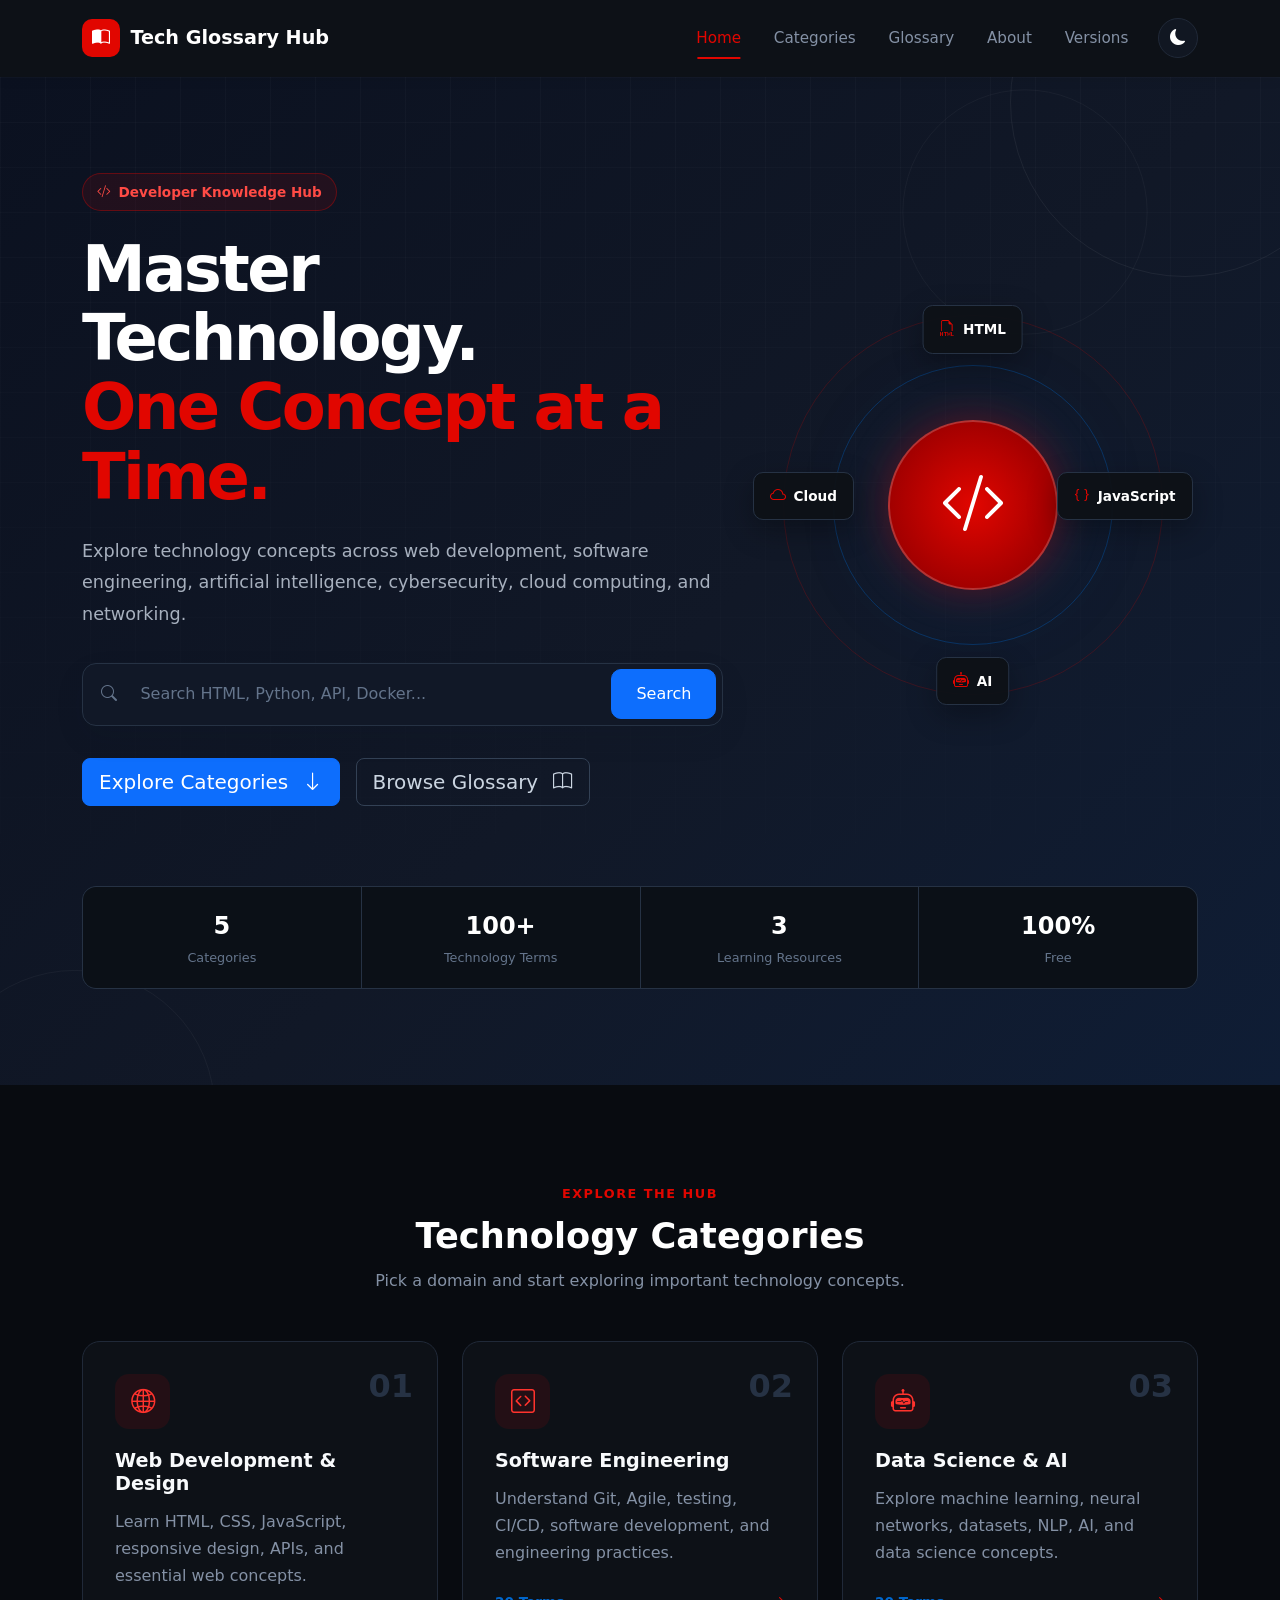
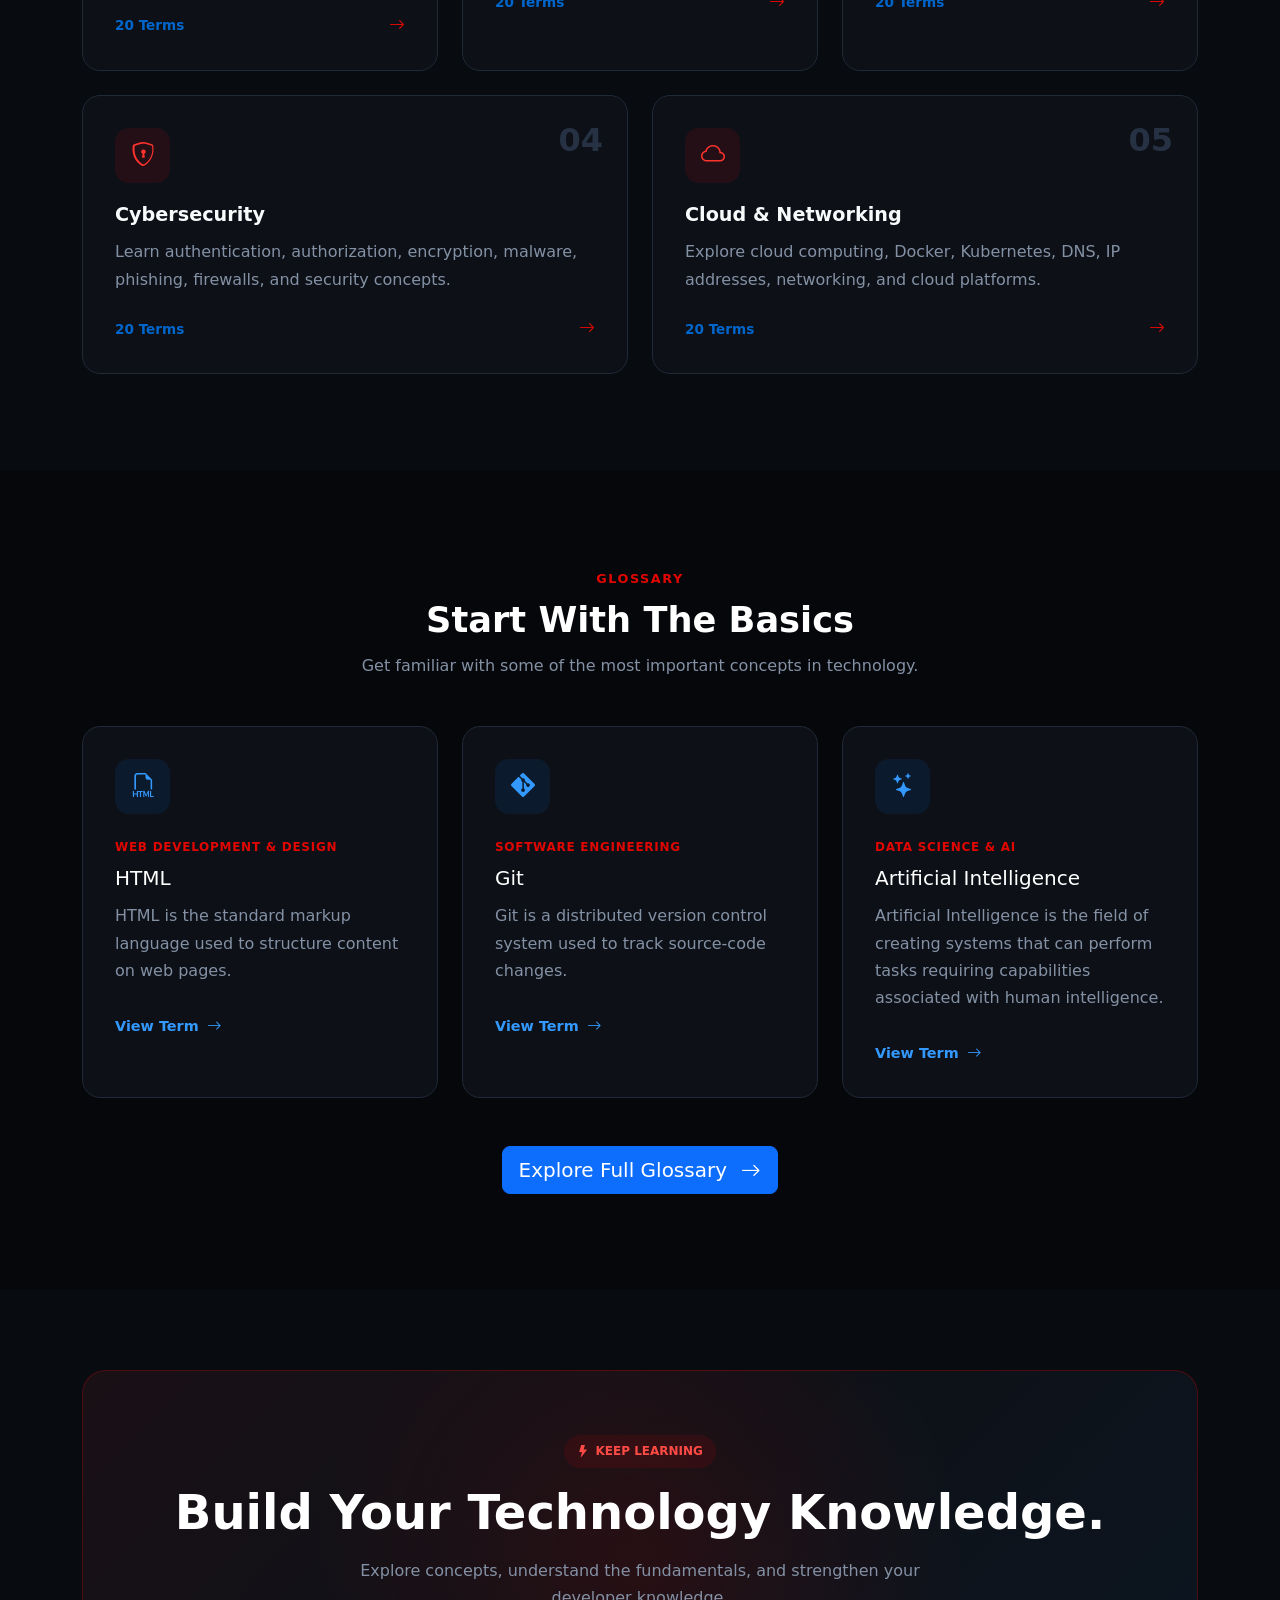
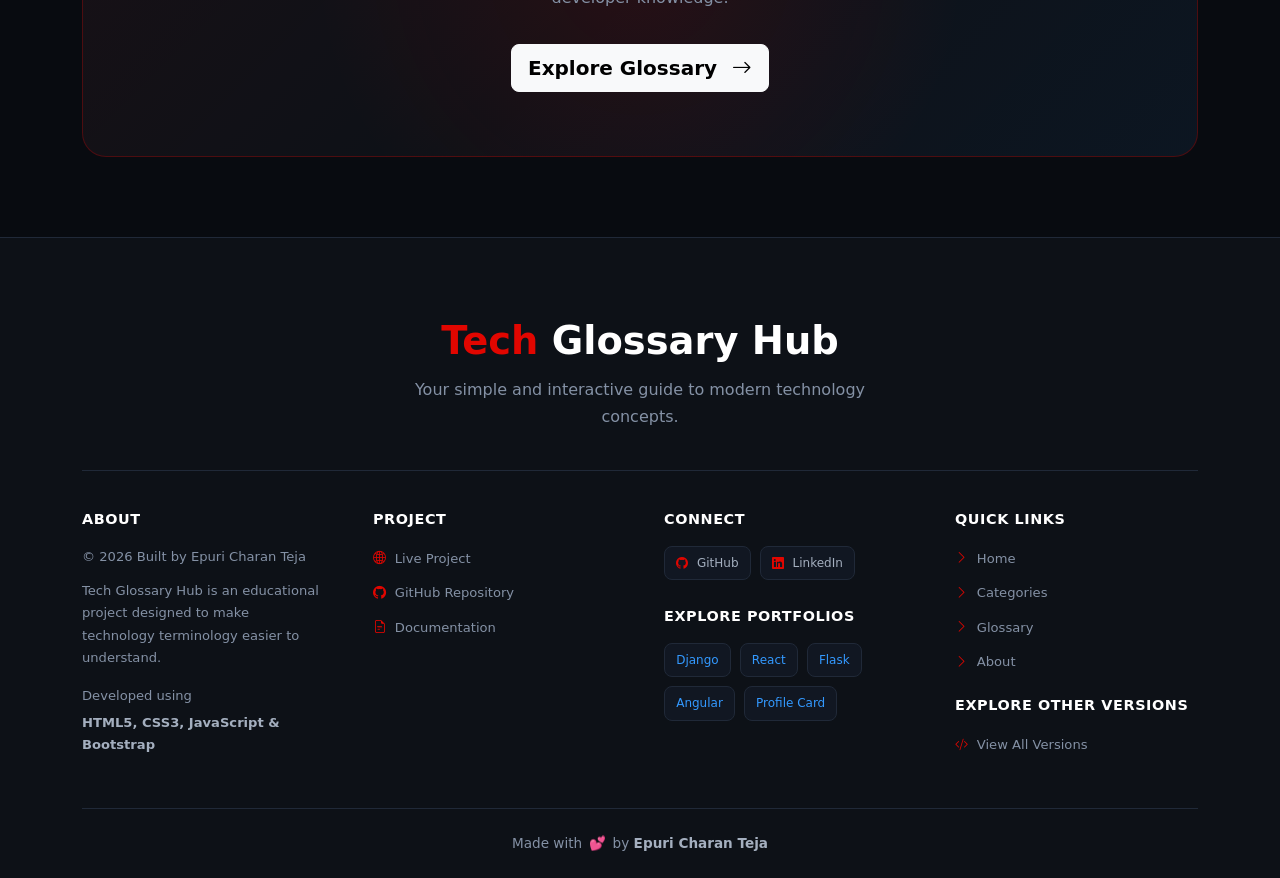
<file: index.html>
<!DOCTYPE html>
<html lang="en">

<head>

    <meta charset="UTF-8">

    <meta
        name="viewport"
        content="width=device-width, initial-scale=1.0"
    >

    <meta
        name="description"
        content="Tech Glossary Hub is a simple and interactive technology glossary featuring definitions, syntax and examples across web development, software engineering, data science, AI, cybersecurity, cloud and networking."
    >

    <meta
        name="author"
        content="Epuri Charan Teja"
    >

    <meta
        name="robots"
        content="index, follow"
    >

    <meta
        name="theme-color"
        content="#0b0f14"
    >

    <meta
        name="application-name"
        content="Tech Glossary Hub"
    >

    <meta
        name="color-scheme"
        content="dark light"
    >

    <link
        rel="icon"
        type="image/svg+xml"
        href="assets/icons/tgh_html_logo.png"
    >

    <link
        rel="apple-touch-icon"
        href="assets/icons/favicon.svg"
    >

    <link
        rel="canonical"
        href="https://charanepuri.github.io/tech-glossary-hub-html/"
    >

    <!-- Open Graph -->

    <meta
        property="og:type"
        content="website"
    >

    <meta
        property="og:title"
        content="Tech Glossary Hub | Learn Technology Terms"
    >

    <meta
        property="og:description"
        content="Explore technology terms with simple definitions, syntax and practical examples."
    >

    <meta
        property="og:url"
        content="https://charanepuri.github.io/tech-glossary-hub-html/"
    >

    <meta
        property="og:site_name"
        content="Tech Glossary Hub"
    >

    <title>
        Tech Glossary Hub | Learn Technology Terms
    </title>

    <!-- Bootstrap -->

    <link
        href="https://cdn.jsdelivr.net/npm/bootstrap@5.3.8/dist/css/bootstrap.min.css"
        rel="stylesheet"
    >

    <!-- Bootstrap Icons -->

    <link
        rel="stylesheet"
        href="https://cdn.jsdelivr.net/npm/bootstrap-icons@1.13.1/font/bootstrap-icons.min.css"
    >

    <!-- Main CSS -->

    <link
        rel="stylesheet"
        href="css/style.css"
    >

</head>

<body>

    <!-- =====================================
         Navbar
    ====================================== -->

    <nav
        class="navbar navbar-expand-lg site-navbar sticky-top"
        id="mainNavbar"
    >

        <div class="container">

            <!-- Brand -->

            <a
                class="navbar-brand brand"
                href="index.html"
            >

                <span class="brand-icon">
                    <i class="bi bi-book-half"></i>
                </span>

                <span class="brand-text">
                    Tech Glossary Hub
                </span>

            </a>

            <!-- Mobile Toggle -->

            <button
                class="navbar-toggler"
                type="button"
                data-bs-toggle="collapse"
                data-bs-target="#mainNavigation"
                aria-controls="mainNavigation"
                aria-expanded="false"
                aria-label="Toggle navigation"
            >

                <span class="navbar-toggler-icon"></span>

            </button>

            <!-- Navigation -->

            <div
                class="collapse navbar-collapse"
                id="mainNavigation"
            >

                <ul class="navbar-nav ms-auto align-items-lg-center">

                    <li class="nav-item">

                        <a
                            class="nav-link active"
                            href="index.html"
                        >
                            Home
                        </a>

                    </li>

                    <li class="nav-item">

                        <a
                            class="nav-link"
                            href="./pages/categories.html"
                        >
                            Categories
                        </a>

                    </li>

                    <li class="nav-item">

                        <a
                            class="nav-link"
                            href="pages/glossary.html"
                        >
                            Glossary
                        </a>

                    </li>

                    <li class="nav-item">

                        <a
                            class="nav-link"
                            href="./pages/about.html"
                        >
                            About
                        </a>

                    </li>

                    <li class="nav-item">

                        <a
                            class="nav-link"
                            href="pages/other-versions.html"
                        >
                            Versions
                        </a>

                    </li>

                </ul>

                <!-- Theme Toggle -->

                <button
                    class="theme-toggle"
                    id="themeToggle"
                    type="button"
                    aria-label="Toggle theme"
                    title="Toggle theme"
                >

                    <i class="bi bi-moon-fill"></i>

                </button>

            </div>

        </div>

    </nav>

    <!-- =====================================
         Main Content
    ====================================== -->

    <main>

        <!-- =====================================
             Hero Section
        ====================================== -->

        <section class="hero-section">

            <div class="hero-web web-one"></div>
            <div class="hero-web web-two"></div>
            <div class="hero-web web-three"></div>

            <div class="container position-relative">

                <div class="row align-items-center">

                    <!-- Hero Content -->

                    <div class="col-lg-7">

                        <span class="hero-badge">
                            <i class="bi bi-code-slash"></i>
                            Developer Knowledge Hub
                        </span>

                        <h1 class="hero-title">

                            Master Technology.

                            <br>

                            <span>
                                One Concept at a Time.
                            </span>

                        </h1>

                        <p class="hero-description">
                            Explore technology concepts across web
                            development, software engineering, artificial
                            intelligence, cybersecurity, cloud computing,
                            and networking.
                        </p>

                        <!-- Search -->

                        <div class="hero-search">

                            <div class="input-group">

                                <span class="input-group-text">
                                    <i class="bi bi-search"></i>
                                </span>

                                <input
                                    type="search"
                                    class="form-control"
                                    id="searchInput"
                                    placeholder="Search HTML, Python, API, Docker..."
                                    aria-label="Search technology terms"
                                >

                                <button
                                    class="btn btn-primary"
                                    id="searchButton"
                                    type="button"
                                >
                                    Search
                                </button>

                            </div>

                        </div>

                        <!-- Hero Actions -->

                        <div class="hero-actions">

                            <a
                                href="#categories"
                                class="btn btn-primary btn-lg"
                            >
                                Explore Categories
                                <i class="bi bi-arrow-down ms-2"></i>
                            </a>

                            <a
                                href="pages/glossary.html"
                                class="btn btn-outline-secondary btn-lg"
                            >
                                Browse Glossary
                                <i class="bi bi-book ms-2"></i>
                            </a>

                        </div>

                    </div>

                    <!-- Hero Visual -->

                    <div class="col-lg-5">

                        <div class="hero-visual">

                            <div class="spider-emblem">
                                <i class="bi bi-code-slash"></i>
                            </div>

                            <div class="orbit orbit-one"></div>
                            <div class="orbit orbit-two"></div>

                            <div class="floating-card card-top">
                                <i class="bi bi-filetype-html"></i>
                                <span>
                                    HTML
                                </span>
                            </div>

                            <div class="floating-card card-right">
                                <i class="bi bi-braces"></i>
                                <span>
                                    JavaScript
                                </span>
                            </div>

                            <div class="floating-card card-bottom">
                                <i class="bi bi-robot"></i>
                                <span>
                                    AI
                                </span>
                            </div>

                            <div class="floating-card card-left">
                                <i class="bi bi-cloud"></i>
                                <span>
                                    Cloud
                                </span>
                            </div>

                        </div>

                    </div>

                </div>

                <!-- Statistics -->

                <div class="hero-stats-row">

                    <div class="hero-stat">

                        <strong id="totalCategories">
                            0
                        </strong>

                        <span>
                            Categories
                        </span>

                    </div>

                    <div class="hero-stat">

                        <strong id="totalTerms">
                            0
                        </strong>

                        <span>
                            Technology Terms
                        </span>

                    </div>

                    <div class="hero-stat">

                        <strong>
                            3
                        </strong>

                        <span>
                            Learning Resources
                        </span>

                    </div>

                    <div class="hero-stat">

                        <strong>
                            100%
                        </strong>

                        <span>
                            Free
                        </span>

                    </div>

                </div>

            </div>

        </section>

        <!-- =====================================
             Categories Section
        ====================================== -->

        <section
            id="categories"
            class="section-padding categories-section"
        >

            <div class="container">

                <div class="section-heading text-center">

                    <span>
                        EXPLORE THE HUB
                    </span>

                    <h2>
                        Technology Categories
                    </h2>

                    <p>
                        Pick a domain and start exploring important
                        technology concepts.
                    </p>

                </div>

                <div
                    class="row g-4"
                    id="categoryContainer"
                >

                    <!--
                        Categories are generated
                        dynamically using JavaScript.
                    -->

                </div>

            </div>

        </section>

        <!-- =====================================
             Featured Terms
        ====================================== -->

        <section
            id="glossary"
            class="section-padding featured-section"
        >

            <div class="container">

                <div class="section-heading text-center">

                    <span>
                        GLOSSARY
                    </span>

                    <h2>
                        Start With The Basics
                    </h2>

                    <p>
                        Get familiar with some of the most important
                        concepts in technology.
                    </p>

                </div>

                <div
                    class="row g-4"
                    id="featuredTerms"
                >

                    <!--
                        Featured terms are generated
                        dynamically using JavaScript.
                    -->

                </div>

                <div class="text-center mt-5">

                    <a
                        href="pages/glossary.html"
                        class="btn btn-primary btn-lg"
                    >
                        Explore Full Glossary
                        <i class="bi bi-arrow-right ms-2"></i>
                    </a>

                </div>

            </div>

        </section>

        <!-- =====================================
             CTA
        ====================================== -->

        <section class="cta-section">

            <div class="container">

                <div class="cta-card">

                    <div class="cta-web">

                        <span></span>
                        <span></span>
                        <span></span>

                    </div>

                    <div class="position-relative">

                        <span class="cta-badge">
                            <i class="bi bi-lightning-fill"></i>
                            KEEP LEARNING
                        </span>

                        <h2>
                            Build Your Technology Knowledge.
                        </h2>

                        <p>
                            Explore concepts, understand the fundamentals,
                            and strengthen your developer knowledge.
                        </p>

                        <a
                            href="pages/glossary.html"
                            class="btn btn-light btn-lg"
                        >
                            Explore Glossary
                            <i class="bi bi-arrow-right ms-2"></i>
                        </a>

                    </div>

                </div>

            </div>

        </section>

    </main>

    <!-- =========================================
         Footer
    ========================================== -->

    <footer class="site-footer">

        <div class="container">

            <!-- =====================================
                 Project Header
            ====================================== -->

            <div class="footer-project-header">

                <h2>
                    <span>Tech</span> Glossary Hub
                </h2>

                <p class="footer-project-tagline">
                    Your simple and interactive guide to
                    modern technology concepts.
                </p>

            </div>

            <!-- =====================================
                 Footer Main
            ====================================== -->

            <div class="footer-main">

                <div class="row g-5">

                    <!-- =================================
                         About
                    ================================== -->

                    <div class="col-lg-3 col-md-6">

                        <div class="footer-column">

                            <h5>
                                About
                            </h5>

                            <p class="footer-copyright">
                                © 2026 Built by
                                Epuri Charan Teja
                            </p>

                            <p class="footer-about-text">
                                Tech Glossary Hub is an
                                educational project designed
                                to make technology terminology
                                easier to understand.
                            </p>

                            <p class="footer-built-with">
                                Developed using
                                <strong>
                                    HTML5, CSS3, JavaScript
                                    &amp; Bootstrap
                                </strong>
                            </p>

                        </div>

                    </div>

                    <!-- =================================
                         Project
                    ================================== -->

                    <div class="col-lg-3 col-md-6">

                        <div class="footer-column">

                            <h5>
                                Project
                            </h5>

                            <ul class="footer-links">

                                <li>

                                    <a
                                        href="https://charanepuri.github.io/tech-glossary-hub-html/"
                                        target="_blank"
                                        rel="noopener noreferrer"
                                    >

                                        <i class="bi bi-globe2"></i>

                                        Live Project

                                    </a>

                                </li>

                                <li>

                                    <a
                                        href="https://github.com/charanepuri/tech-glossary-hub-html"
                                        target="_blank"
                                        rel="noopener noreferrer"
                                    >

                                        <i class="bi bi-github"></i>

                                        GitHub Repository

                                    </a>

                                </li>

                                <li>

                                    <a href="./assets/TECHGLOSSARYHUBHTML.pdf" target="_blank" rel="noopener noreferrer">

                                        <i class="bi bi-file-earmark-text"></i>

                                        Documentation

                                    </a>

                                </li>

                            </ul>

                        </div>

                    </div>

                    <!-- =================================
                         Connect + Explore Portfolios
                    ================================== -->

                    <div class="col-lg-3 col-md-6">

                        <div class="footer-column">

                            <h5>
                                Connect
                            </h5>

                            <div class="footer-social-links">

                                <a
                                    class="footer-social-link"
                                    href="https://github.com/charanepuri"
                                    target="_blank"
                                    rel="noopener noreferrer"
                                >

                                    <i class="bi bi-github"></i>

                                    GitHub

                                </a>

                                <a
                                    class="footer-social-link"
                                    href="https://www.linkedin.com/in/charan-teja-972aa9231"
                                    target="_blank"
                                    rel="noopener noreferrer"
                                >

                                    <i class="bi bi-linkedin"></i>

                                    LinkedIn

                                </a>

                            </div>

                            <h5>
                                Explore Portfolios
                            </h5>

                            <div class="footer-portfolio">

                                <a
                                    href="https://portfolio-site-django.onrender.com"
                                    target="_blank"
                                    rel="noopener noreferrer"
                                >
                                    Django
                                </a>

                                <a
                                    href="https://charan-react-portfolio.vercel.app"
                                    target="_blank"
                                    rel="noopener noreferrer"
                                >
                                    React
                                </a>

                                <a
                                    href="https://flask-developer-dashboard-portfolio.onrender.com/"
                                    target="_blank"
                                    rel="noopener noreferrer"
                                >
                                    Flask
                                </a>

                                <a
                                    href="https://angular-portfolio-sigma-eight.vercel.app/"
                                    target="_blank"
                                    rel="noopener noreferrer"
                                >
                                    Angular
                                </a>

                                <a
                                    href="https://profile-card-angular.vercel.app/"
                                    target="_blank"
                                    rel="noopener noreferrer"
                                >
                                    Profile Card
                                </a>

                            </div>

                        </div>

                    </div>

                    <!-- =================================
                         Quick Links
                    ================================== -->

                    <div class="col-lg-3 col-md-6">

                        <div class="footer-column">

                            <h5>
                                Quick Links
                            </h5>

                            <ul class="footer-links">

                                <li>

                                    <a href="index.html">

                                        <i class="bi bi-chevron-right"></i>

                                        Home

                                    </a>

                                </li>

                                <li>

                                    <a href="pages/categories.html">

                                        <i class="bi bi-chevron-right"></i>

                                        Categories

                                    </a>

                                </li>

                                <li>

                                    <a href="pages/glossary.html">

                                        <i class="bi bi-chevron-right"></i>

                                        Glossary

                                    </a>

                                </li>

                                <li>

                                    <a href="pages/about.html">

                                        <i class="bi bi-chevron-right"></i>

                                        About

                                    </a>

                                </li>

                            </ul>

                            <h5 class="mt-4">
                                Explore Other Versions
                            </h5>

                            <div class="footer-project-links">

                                <a
                                    class="footer-project-link"
                                    href="../pages/other-versions.html"
                                >

                                    <i class="bi bi-code-slash"></i>

                                    View All Versions

                                </a>

                            </div>

                        </div>

                    </div>

                </div>

            </div>

            <!-- =====================================
                 Divider
            ====================================== -->

            <hr class="footer-divider">

            <!-- =====================================
                 Footer Bottom
            ====================================== -->

            <div class="footer-bottom">

                <p class="footer-made-with">

                    Made with
                    <span class="heart">💕</span>
                    by

                    <strong>
                        Epuri Charan Teja
                    </strong>

                </p>

            </div>

        </div>

    </footer>

    <!-- =====================================
         Bootstrap JavaScript
    ====================================== -->

    <script
        src="https://cdn.jsdelivr.net/npm/bootstrap@5.3.8/dist/js/bootstrap.bundle.min.js"
    ></script>

    <!-- =====================================
         Project Data
    ====================================== -->

    <script src="data/glossary-data.js"></script>

    <!-- =====================================
         Application JavaScript
    ====================================== -->

    <script src="js/app.js"></script>

</body>

</html>
</file>
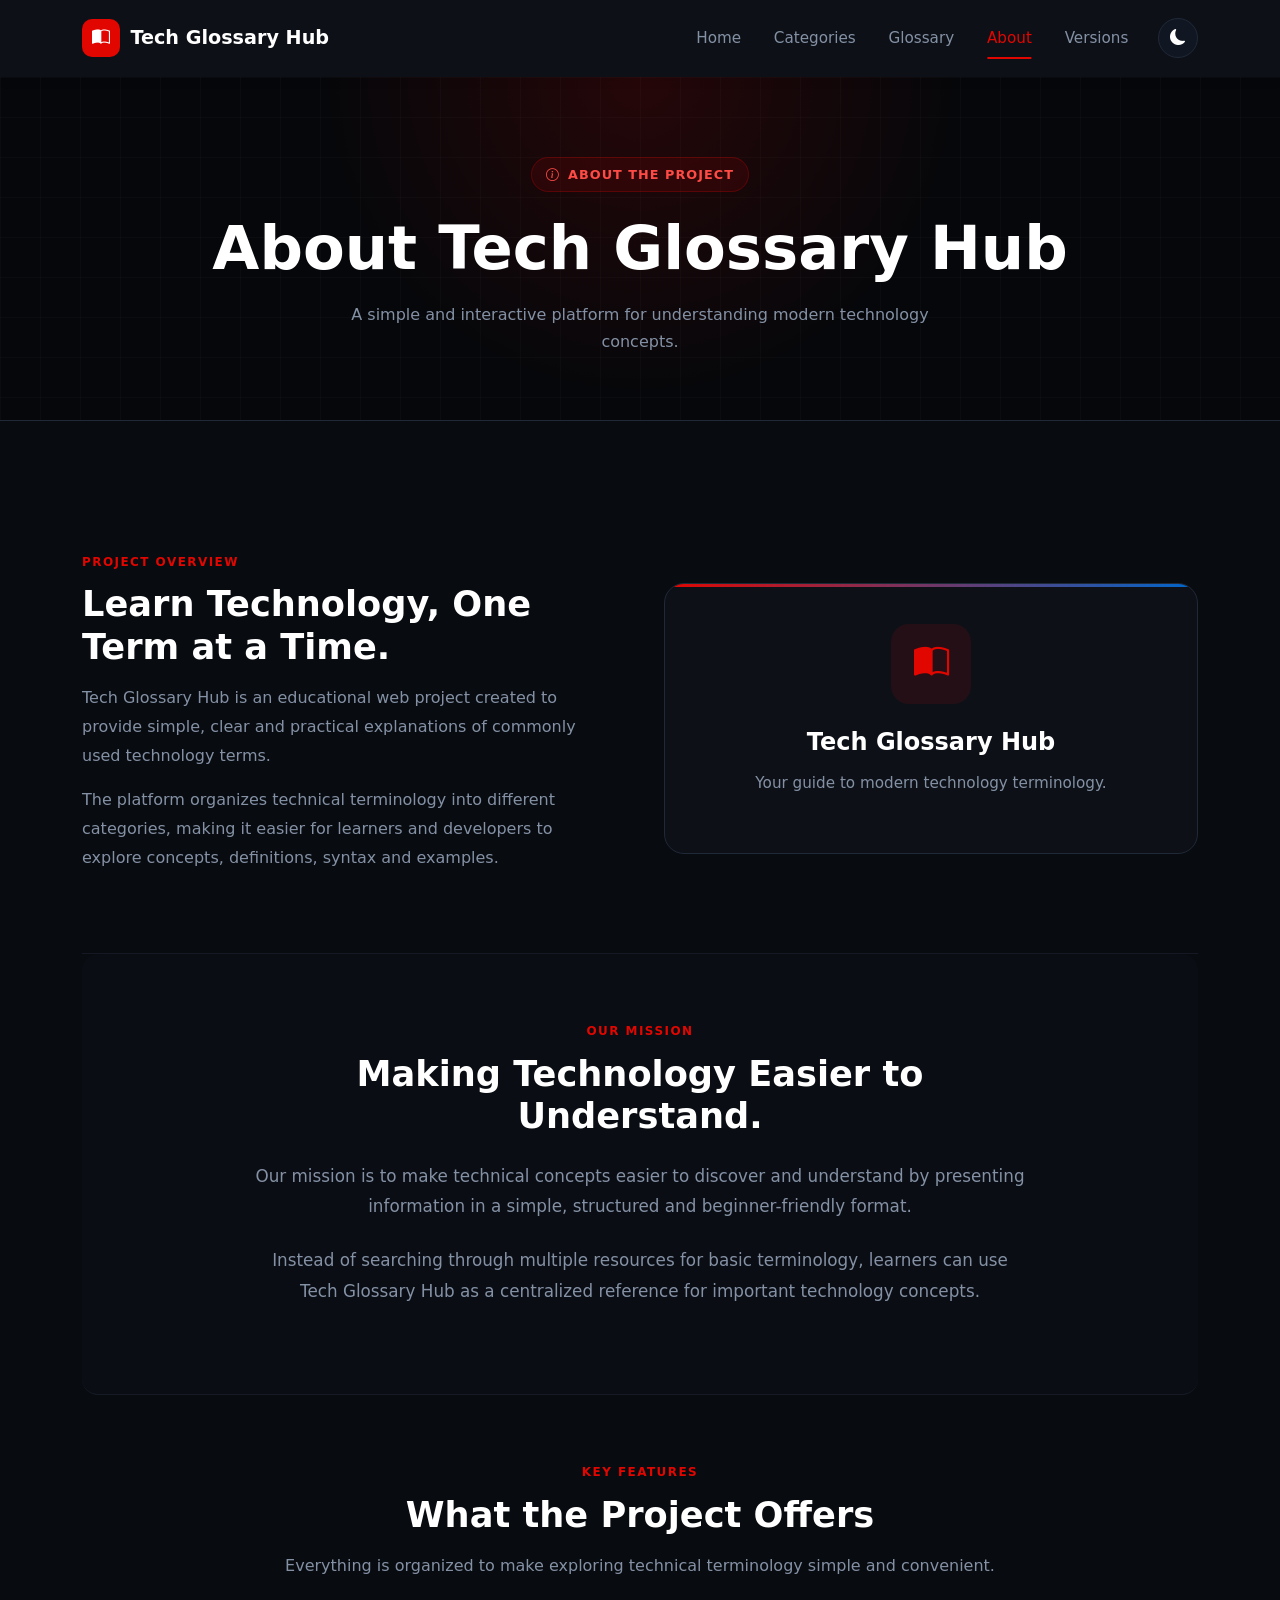
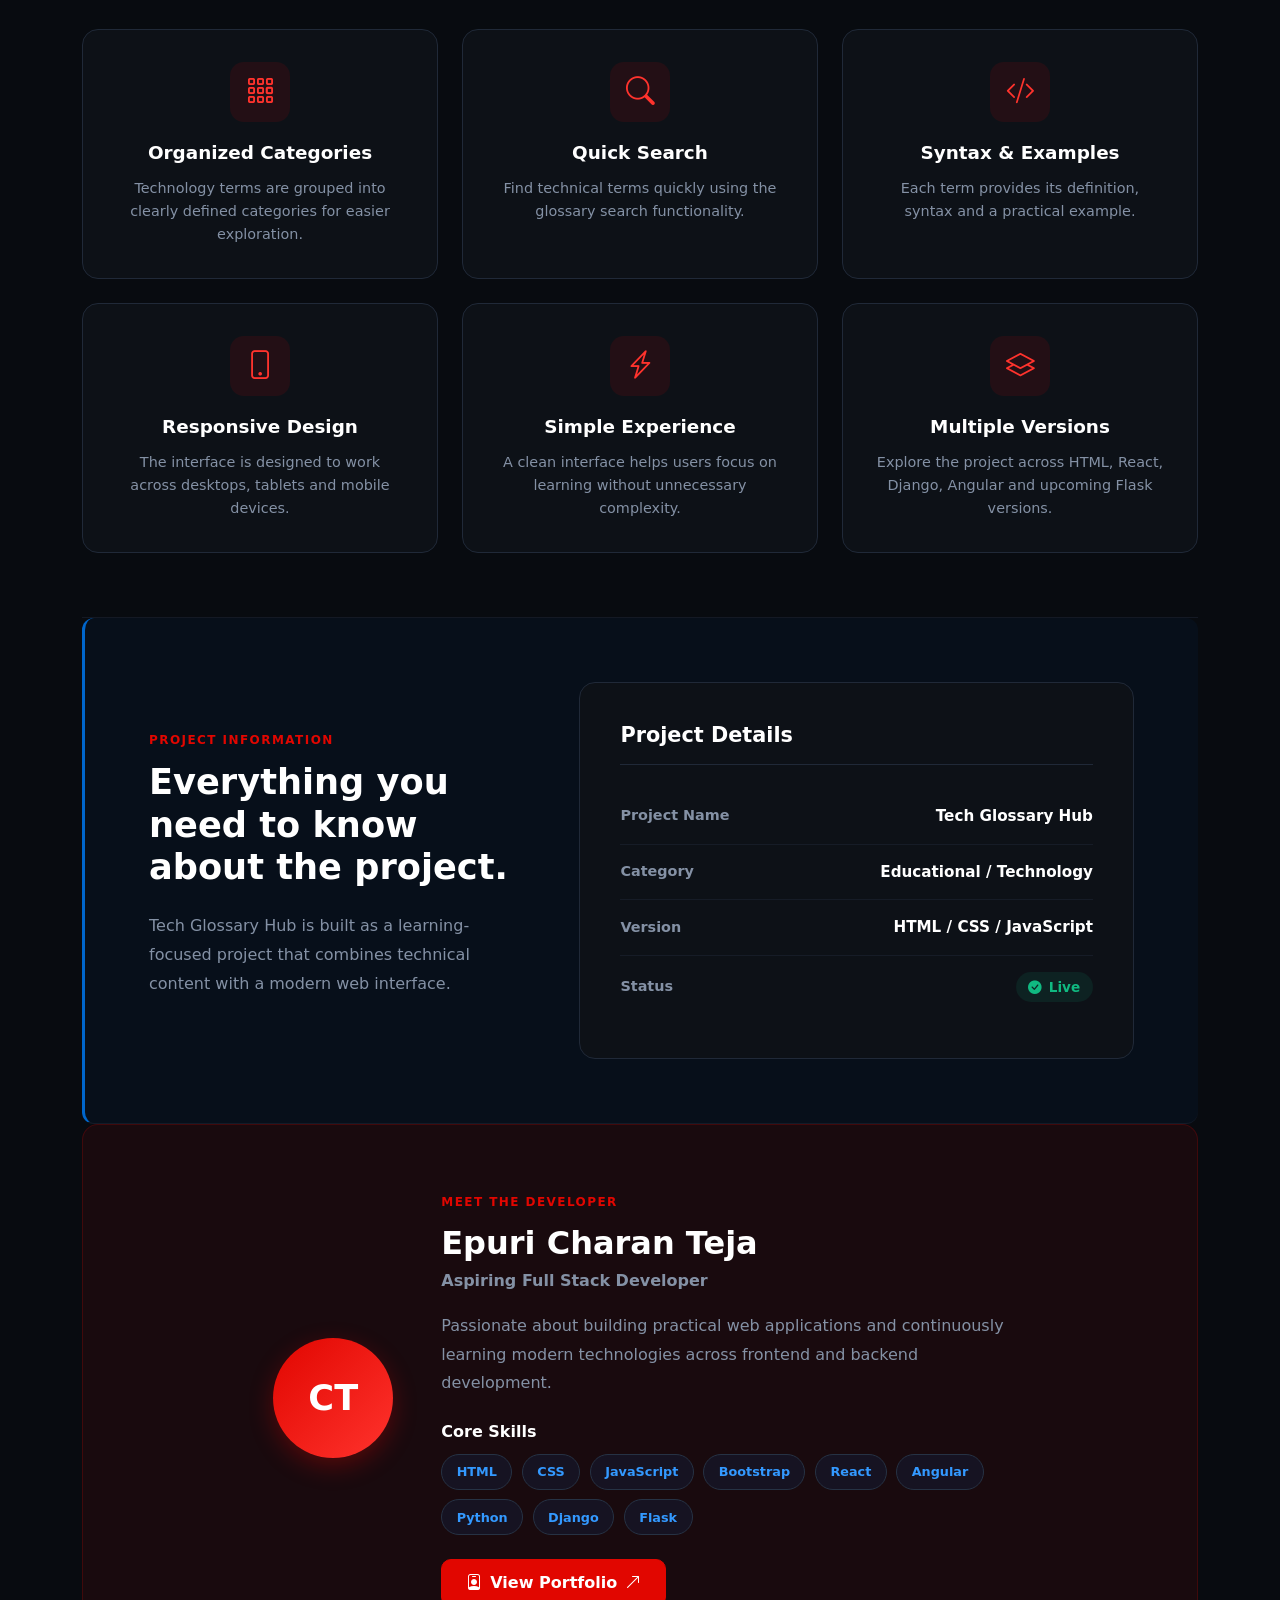
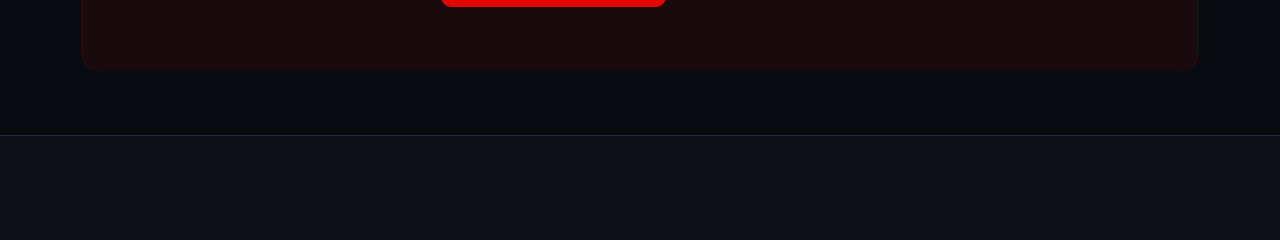
<file: pages/about.html>
<!DOCTYPE html>
<html lang="en">

<head>

    <meta charset="UTF-8">

    <meta
        name="viewport"
        content="width=device-width, initial-scale=1.0"
    >

    <meta
        name="description"
        content="Learn about Tech Glossary Hub, its mission, key features, project information and developer."
    >

    <meta
        name="author"
        content="Epuri Charan Teja"
    >

    <meta
        name="robots"
        content="index, follow"
    >

    <meta
        name="theme-color"
        content="#0b0f14"
    >

    <meta
        name="application-name"
        content="Tech Glossary Hub"
    >

    <meta
        name="color-scheme"
        content="dark light"
    >

<link rel="icon" type="image/svg+xml" href="../assets/icons/tgh_html_logo.png">

    <link
        rel="apple-touch-icon"
        href="../assets/icons/favicon.svg"
    >

    <link
        rel="canonical"
        href="https://charanepuri.github.io/tech-glossary-hub-html/pages/about.html"
    >


    <meta
        property="og:type"
        content="website"
    >

    <meta
        property="og:title"
        content="About | Tech Glossary Hub"
    >

    <meta
        property="og:description"
        content="Learn about the Tech Glossary Hub project, its mission, features and developer."
    >

    <meta
        property="og:url"
        content="https://charanepuri.github.io/tech-glossary-hub-html/pages/about.html"
    >

    <meta
        property="og:site_name"
        content="Tech Glossary Hub"
    >


    <title>
        About | Tech Glossary Hub
    </title>


    <link
        href="https://cdn.jsdelivr.net/npm/bootstrap@5.3.8/dist/css/bootstrap.min.css"
        rel="stylesheet"
    >

    <link
        rel="stylesheet"
        href="https://cdn.jsdelivr.net/npm/bootstrap-icons@1.13.1/font/bootstrap-icons.min.css"
    >

    <link
        rel="stylesheet"
        href="../css/style.css"
    >

    <style>
        /* =========================================
           About Page Styles
        ========================================= */

        /* =========================================
           About Header
        ========================================= */
        .about-header {
            position: relative;
            padding: 5rem 0 4rem;
            background: radial-gradient(circle at 50% 0%, rgba(225, 6, 0, 0.15), transparent 45%), #05070a;
            border-bottom: 1px solid #202938;
            overflow: hidden;
        }

        .about-header::before {
            content: "";
            position: absolute;
            inset: 0;
            background-image: linear-gradient(rgba(255, 255, 255, 0.02) 1px, transparent 1px),
                              linear-gradient(90deg, rgba(255, 255, 255, 0.02) 1px, transparent 1px);
            background-size: 40px 40px;
        }

        .about-header .text-center {
            position: relative;
            z-index: 1;
        }

        .about-badge {
            display: inline-flex;
            align-items: center;
            gap: 0.5rem;
            padding: 0.45rem 0.9rem;
            border-radius: 50px;
            background: rgba(225, 6, 0, 0.1);
            border: 1px solid rgba(225, 6, 0, 0.25);
            color: #ff4b45;
            font-size: 0.8rem;
            font-weight: 700;
            letter-spacing: 0.08em;
        }

        .about-header h1 {
            position: relative;
            margin-top: 1.25rem;
            color: #ffffff;
            font-size: clamp(2.4rem, 5vw, 3.8rem);
            font-weight: 800;
        }

        .about-header p {
            position: relative;
            max-width: 650px;
            margin: 1rem auto 0;
            color: #8491a5;
            line-height: 1.7;
        }

        /* =========================================
           About Page Main
        ========================================= */
        .about-page {
            min-height: 70vh;
            padding: 4rem 0;
            background: #080b10;
        }

        /* =========================================
           About Sections
        ========================================= */
        .about-section {
            padding: 4rem 0;
            border-bottom: 1px solid rgba(32, 41, 56, 0.5);
        }

        .about-section:last-of-type {
            border-bottom: none;
        }

        .section-eyebrow {
            display: inline-block;
            color: #e10600;
            font-size: 0.75rem;
            font-weight: 700;
            letter-spacing: 0.12em;
            text-transform: uppercase;
            margin-bottom: 0.8rem;
        }

        .about-section h2 {
            color: #ffffff;
            font-size: 2.2rem;
            font-weight: 800;
            margin-bottom: 1rem;
            line-height: 1.2;
        }

        .about-section p {
            color: #8491a5;
            font-size: 1rem;
            line-height: 1.8;
            margin-bottom: 1rem;
        }

        .section-description {
            color: #8491a5 !important;
            font-size: 1rem;
            margin-bottom: 2rem;
        }

        /* =========================================
           About Visual Card
        ========================================= */
        .about-visual-card {
            position: relative;
            padding: 2.5rem;
            border: 1px solid #202938;
            border-radius: 20px;
            background: #0d1117;
            text-align: center;
            transition: all 0.3s ease;
            overflow: hidden;
        }

        .about-visual-card::before {
            content: "";
            position: absolute;
            top: 0;
            left: 0;
            width: 100%;
            height: 3px;
            background: linear-gradient(90deg, #e10600, #0066cc);
        }

        .about-visual-card:hover {
            transform: translateY(-5px);
            border-color: #344154;
            box-shadow: 0 15px 35px rgba(0, 0, 0, 0.3);
        }

        .about-visual-icon {
            width: 80px;
            height: 80px;
            display: flex;
            align-items: center;
            justify-content: center;
            margin: 0 auto 1.5rem;
            border-radius: 18px;
            background: rgba(225, 6, 0, 0.1);
            color: #e10600;
            font-size: 2.2rem;
        }

        .about-visual-card h3 {
            color: #ffffff;
            font-size: 1.5rem;
            font-weight: 700;
            margin-bottom: 0.8rem;
        }

        .about-visual-card p {
            color: #8491a5;
            font-size: 0.95rem;
        }

        /* =========================================
           Mission Section
        ========================================= */
        .mission-section {
            background: rgba(13, 17, 23, 0.5);
            border-radius: 16px;
            padding: 4rem 2.5rem;
        }

        .mission-section h2 {
            margin-bottom: 1.5rem;
        }

        .mission-section p {
            font-size: 1.05rem;
            margin-bottom: 1.5rem;
        }

        /* =========================================
           Feature Cards
        ========================================= */
        .about-feature-card {
            position: relative;
            padding: 2rem;
            border: 1px solid #202938;
            border-radius: 16px;
            background: #0d1117;
            text-align: center;
            transition: all 0.3s ease;
            height: 100%;
        }

        .about-feature-card::before {
            content: "";
            position: absolute;
            top: 0;
            left: 0;
            width: 100%;
            height: 2px;
            background: linear-gradient(90deg, #e10600, #0066cc);
            transform: scaleX(0);
            transform-origin: left;
            transition: transform 0.3s ease;
        }

        .about-feature-card:hover {
            transform: translateY(-6px);
            border-color: #344154;
            box-shadow: 0 12px 30px rgba(225, 6, 0, 0.15);
        }

        .about-feature-card:hover::before {
            transform: scaleX(1);
        }

        .about-feature-icon {
            width: 60px;
            height: 60px;
            display: flex;
            align-items: center;
            justify-content: center;
            margin: 0 auto 1.25rem;
            border-radius: 14px;
            background: rgba(225, 6, 0, 0.1);
            color: #ff332d;
            font-size: 1.8rem;
        }

        .about-feature-card h3 {
            color: #ffffff;
            font-size: 1.15rem;
            font-weight: 700;
            margin-bottom: 0.8rem;
        }

        .about-feature-card p {
            color: #8491a5;
            font-size: 0.9rem;
            line-height: 1.6;
            margin: 0;
        }

        /* =========================================
           Project Info Section
        ========================================= */
        .project-info-section {
            background: rgba(0, 102, 204, 0.05);
            border-left: 3px solid #0066cc;
            padding: 4rem;
            border-radius: 12px;
        }

        .project-info-section h2 {
            margin-bottom: 1.5rem;
        }

        .project-details-card {
            padding: 2.5rem;
            border: 1px solid #202938;
            border-radius: 16px;
            background: #0d1117;
        }

        .project-details-card h3 {
            color: #ffffff;
            font-size: 1.3rem;
            font-weight: 700;
            margin-bottom: 1.5rem;
            padding-bottom: 1rem;
            border-bottom: 1px solid #202938;
        }

        .project-detail-row {
            display: flex;
            justify-content: space-between;
            align-items: center;
            padding: 1rem 0;
            border-bottom: 1px solid rgba(32, 41, 56, 0.5);
        }

        .project-detail-row:last-child {
            border-bottom: none;
        }

        .project-detail-row span {
            color: #8491a5;
            font-size: 0.9rem;
            font-weight: 600;
        }

        .project-detail-row strong {
            color: #ffffff;
            font-size: 0.95rem;
            font-weight: 700;
        }

        .status-live {
            display: inline-flex;
            align-items: center;
            gap: 0.4rem;
            color: #10b981 !important;
            background: rgba(16, 185, 129, 0.1);
            padding: 0.3rem 0.8rem;
            border-radius: 50px;
            font-size: 0.85rem !important;
        }

        /* =========================================
           Developer Section
        ========================================= */
        .developer-section {
            background: rgba(225, 6, 0, 0.08);
            border-radius: 16px;
            padding: 4rem;
            border: 1px solid rgba(225, 6, 0, 0.2);
        }

        .developer-card {
            display: flex;
            gap: 3rem;
            align-items: center;
        }

        .developer-avatar {
            width: 120px;
            height: 120px;
            flex-shrink: 0;
            display: flex;
            align-items: center;
            justify-content: center;
            border-radius: 50%;
            background: linear-gradient(135deg, #e10600, #ff332d);
            color: #ffffff;
            font-size: 2.2rem;
            font-weight: 800;
            box-shadow: 0 8px 24px rgba(225, 6, 0, 0.3);
        }

        .developer-content {
            flex: 1;
        }

        .developer-content .section-eyebrow {
            display: inline-block;
            margin-bottom: 0.8rem;
        }

        .developer-content h2 {
            color: #ffffff;
            font-size: 2rem;
            font-weight: 800;
            margin-bottom: 0.3rem;
        }

        .developer-role {
            color: #3399ff;
            font-size: 0.95rem;
            font-weight: 600;
            margin-bottom: 1rem !important;
        }

        .developer-description {
            color: #8491a5;
            font-size: 0.95rem;
            line-height: 1.8;
            margin-bottom: 1.5rem !important;
        }

        .developer-content h3 {
            color: #ffffff;
            font-size: 1rem;
            font-weight: 700;
            margin: 1.5rem 0 0.8rem;
        }

        .developer-skills {
            display: flex;
            flex-wrap: wrap;
            gap: 0.6rem;
            margin-bottom: 1.5rem;
        }

        .developer-skills span {
            padding: 0.45rem 0.9rem;
            border: 1px solid #263244;
            border-radius: 50px;
            background: rgba(0, 102, 204, 0.1);
            color: #3399ff;
            font-size: 0.8rem;
            font-weight: 600;
        }

        .developer-portfolio-btn {
            display: inline-flex;
            align-items: center;
            gap: 0.5rem;
            background: #e10600;
            border-color: #e10600;
            color: #ffffff;
            padding: 0.7rem 1.5rem;
            font-weight: 600;
            border-radius: 10px;
            transition: all 0.3s ease;
            text-decoration: none;
        }

        .developer-portfolio-btn:hover {
            background: #ff1711;
            border-color: #ff1711;
            color: #ffffff;
            transform: translateY(-2px);
        }

        /* =========================================
           Responsive
        ========================================= */
        @media (max-width: 991px) {
            .about-section {
                padding: 3rem 0;
            }

            .developer-card {
                flex-direction: column;
                text-align: center;
                gap: 2rem;
            }

            .developer-skills {
                justify-content: center;
            }
        }

        @media (max-width: 767px) {
            .about-header {
                padding: 3.5rem 0 3rem;
            }

            .about-page {
                padding: 2rem 0;
            }

            .about-header h1 {
                font-size: 2.2rem;
            }

            .about-section h2 {
                font-size: 1.6rem;
            }

            .project-info-section,
            .mission-section {
                padding: 2rem;
            }

            .project-details-card {
                padding: 1.5rem;
            }

            .developer-section {
                padding: 2rem;
            }

            .developer-avatar {
                width: 100px;
                height: 100px;
                font-size: 1.8rem;
            }
        }

        @media (max-width: 576px) {
            .about-header h1 {
                font-size: 1.8rem;
            }

            .about-section h2 {
                font-size: 1.3rem;
            }

            .about-feature-card {
                padding: 1.5rem;
            }

            .project-detail-row {
                flex-direction: column;
                align-items: flex-start;
                gap: 0.5rem;
                padding: 0.8rem 0;
            }

            .developer-content h2 {
                font-size: 1.5rem;
            }

            .developer-skills {
                gap: 0.4rem;
            }

            .developer-skills span {
                font-size: 0.7rem;
                padding: 0.35rem 0.7rem;
            }
        }
    </style>

</head>


<body>


    <!-- =====================================
         Navbar
    ====================================== -->

    <nav class="navbar navbar-expand-lg site-navbar sticky-top">

        <div class="container">


            <a
                class="navbar-brand brand"
                href="../index.html"
            >

                <span class="brand-icon">

                    <i class="bi bi-book-half"></i>

                </span>


                <span class="brand-text">

                    Tech Glossary Hub

                </span>

            </a>


            <button
                class="navbar-toggler"
                type="button"
                data-bs-toggle="collapse"
                data-bs-target="#mainNavigation"
                aria-controls="mainNavigation"
                aria-expanded="false"
                aria-label="Toggle navigation"
            >

                <span class="navbar-toggler-icon"></span>

            </button>


            <div
                class="collapse navbar-collapse"
                id="mainNavigation"
            >

                <ul class="navbar-nav ms-auto align-items-lg-center">


                    <li class="nav-item">

                        <a
                            class="nav-link"
                            href="../index.html"
                        >
                            Home
                        </a>

                    </li>


                    <li class="nav-item">

                        <a
                            class="nav-link"
                            href="categories.html"
                        >
                            Categories
                        </a>

                    </li>


                    <li class="nav-item">

                        <a
                            class="nav-link"
                            href="glossary.html"
                        >
                            Glossary
                        </a>

                    </li>


                    <li class="nav-item">

                        <a
                            class="nav-link active"
                            href="about.html"
                        >
                            About
                        </a>

                    </li>


                    <li class="nav-item">

                        <a
                            class="nav-link"
                            href="other-versions.html"
                        >
                            Versions
                        </a>

                    </li>

                </ul>


                <button
                    class="theme-toggle"
                    id="themeToggle"
                    type="button"
                    aria-label="Toggle theme"
                    title="Toggle theme"
                >

                    <i class="bi bi-moon-fill"></i>

                </button>

            </div>

        </div>

    </nav>


    <!-- =====================================
         About Header
    ====================================== -->

    <header class="about-header">

        <div class="container">

            <div class="text-center">


                <span class="about-badge">

                    <i class="bi bi-info-circle"></i>

                    ABOUT THE PROJECT

                </span>


                <h1>

                    About Tech Glossary Hub

                </h1>


                <p>

                    A simple and interactive platform for
                    understanding modern technology concepts.

                </p>

            </div>

        </div>

    </header>


    <!-- =====================================
         About Page
    ====================================== -->

    <main class="about-page">

        <div class="container">


            <!-- =================================
                 Project Overview
            ================================== -->

            <section class="about-section">

                <div class="row align-items-center g-5">


                    <div class="col-lg-6">

                        <span class="section-eyebrow">

                            PROJECT OVERVIEW

                        </span>


                        <h2>

                            Learn Technology,
                            One Term at a Time.

                        </h2>


                        <p>

                            Tech Glossary Hub is an educational
                            web project created to provide simple,
                            clear and practical explanations of
                            commonly used technology terms.

                        </p>


                        <p>

                            The platform organizes technical
                            terminology into different categories,
                            making it easier for learners and
                            developers to explore concepts,
                            definitions, syntax and examples.

                        </p>

                    </div>


                    <div class="col-lg-6">

                        <div class="about-visual-card">

                            <div class="about-visual-icon">

                                <i class="bi bi-book-half"></i>

                            </div>


                            <h3>

                                Tech Glossary Hub

                            </h3>


                            <p>

                                Your guide to modern technology
                                terminology.

                            </p>

                        </div>

                    </div>

                </div>

            </section>


            <!-- =================================
                 Our Mission
            ================================== -->

            <section class="about-section mission-section">

                <div class="row justify-content-center">

                    <div class="col-lg-9 text-center">


                        <span class="section-eyebrow">

                            OUR MISSION

                        </span>


                        <h2>

                            Making Technology
                            Easier to Understand.

                        </h2>


                        <p>

                            Our mission is to make technical
                            concepts easier to discover and
                            understand by presenting information
                            in a simple, structured and
                            beginner-friendly format.

                        </p>


                        <p>

                            Instead of searching through
                            multiple resources for basic
                            terminology, learners can use
                            Tech Glossary Hub as a centralized
                            reference for important technology
                            concepts.

                        </p>

                    </div>

                </div>

            </section>


            <!-- =================================
                 Key Features
            ================================== -->

            <section class="about-section">

                <div class="text-center mb-5">


                    <span class="section-eyebrow">

                        KEY FEATURES

                    </span>


                    <h2>

                        What the Project Offers

                    </h2>


                    <p class="section-description">

                        Everything is organized to make
                        exploring technical terminology
                        simple and convenient.

                    </p>

                </div>


                <div class="row g-4">


                    <!-- Feature 1 -->

                    <div class="col-md-6 col-lg-4">

                        <div class="about-feature-card">

                            <div class="about-feature-icon">

                                <i class="bi bi-grid-3x3-gap"></i>

                            </div>


                            <h3>

                                Organized Categories

                            </h3>


                            <p>

                                Technology terms are grouped
                                into clearly defined categories
                                for easier exploration.

                            </p>

                        </div>

                    </div>


                    <!-- Feature 2 -->

                    <div class="col-md-6 col-lg-4">

                        <div class="about-feature-card">

                            <div class="about-feature-icon">

                                <i class="bi bi-search"></i>

                            </div>


                            <h3>

                                Quick Search

                            </h3>


                            <p>

                                Find technical terms quickly
                                using the glossary search
                                functionality.

                            </p>

                        </div>

                    </div>


                    <!-- Feature 3 -->

                    <div class="col-md-6 col-lg-4">

                        <div class="about-feature-card">

                            <div class="about-feature-icon">

                                <i class="bi bi-code-slash"></i>

                            </div>


                            <h3>

                                Syntax & Examples

                            </h3>


                            <p>

                                Each term provides its
                                definition, syntax and a
                                practical example.

                            </p>

                        </div>

                    </div>


                    <!-- Feature 4 -->

                    <div class="col-md-6 col-lg-4">

                        <div class="about-feature-card">

                            <div class="about-feature-icon">

                                <i class="bi bi-phone"></i>

                            </div>


                            <h3>

                                Responsive Design

                            </h3>


                            <p>

                                The interface is designed to
                                work across desktops, tablets
                                and mobile devices.

                            </p>

                        </div>

                    </div>


                    <!-- Feature 5 -->

                    <div class="col-md-6 col-lg-4">

                        <div class="about-feature-card">

                            <div class="about-feature-icon">

                                <i class="bi bi-lightning-charge"></i>

                            </div>


                            <h3>

                                Simple Experience

                            </h3>


                            <p>

                                A clean interface helps users
                                focus on learning without
                                unnecessary complexity.

                            </p>

                        </div>

                    </div>


                    <!-- Feature 6 -->

                    <div class="col-md-6 col-lg-4">

                        <div class="about-feature-card">

                            <div class="about-feature-icon">

                                <i class="bi bi-layers"></i>

                            </div>


                            <h3>

                                Multiple Versions

                            </h3>


                            <p>

                                Explore the project across
                                HTML, React, Django, Angular
                                and upcoming Flask versions.

                            </p>

                        </div>

                    </div>


                </div>

            </section>


            <!-- =================================
                 Project Information
            ================================== -->

            <section class="about-section project-info-section">

                <div class="row g-5 align-items-center">


                    <div class="col-lg-5">

                        <span class="section-eyebrow">

                            PROJECT INFORMATION

                        </span>


                        <h2>

                            Everything you need to know
                            about the project.

                        </h2>


                        <p>

                            Tech Glossary Hub is built as a
                            learning-focused project that
                            combines technical content with
                            a modern web interface.

                        </p>

                    </div>


                    <div class="col-lg-7">


                        <div class="project-details-card">

                            <h3>

                                Project Details

                            </h3>


                            <div class="project-detail-row">


                                <span>

                                    Project Name

                                </span>


                                <strong>

                                    Tech Glossary Hub

                                </strong>

                            </div>


                            <div class="project-detail-row">


                                <span>

                                    Category

                                </span>


                                <strong>

                                    Educational / Technology

                                </strong>

                            </div>


                            <div class="project-detail-row">


                                <span>

                                    Version

                                </span>


                                <strong>

                                    HTML / CSS / JavaScript

                                </strong>

                            </div>


                            <div class="project-detail-row">


                                <span>

                                    Status

                                </span>


                                <strong class="status-live">

                                    <i
                                        class="bi bi-check-circle-fill"
                                    ></i>

                                    Live

                                </strong>

                            </div>


                        </div>

                    </div>

                </div>

            </section>


            <!-- =================================
                 Meet the Developer
            ================================== -->

            <section class="about-section developer-section">

                <div class="row justify-content-center">

                    <div class="col-lg-9">


                        <div class="developer-card">


                            <div class="developer-avatar">

                                <span>

                                    CT

                                </span>

                            </div>


                            <div class="developer-content">


                                <span class="section-eyebrow">

                                    MEET THE DEVELOPER

                                </span>


                                <h2>

                                    Epuri Charan Teja

                                </h2>


                                <p class="developer-role">

                                    Aspiring Full Stack Developer

                                </p>


                                <p class="developer-description">

                                    Passionate about building
                                    practical web applications
                                    and continuously learning
                                    modern technologies across
                                    frontend and backend
                                    development.

                                </p>


                                <h3>

                                    Core Skills

                                </h3>


                                <div class="developer-skills">


                                    <span>
                                        HTML
                                    </span>


                                    <span>
                                        CSS
                                    </span>


                                    <span>
                                        JavaScript
                                    </span>


                                    <span>
                                        Bootstrap
                                    </span>


                                    <span>
                                        React
                                    </span>


                                    <span>
                                        Angular
                                    </span>


                                    <span>
                                        Python
                                    </span>


                                    <span>
                                        Django
                                    </span>


                                    <span>
                                        Flask
                                    </span>


                                </div>


                                <a
                                    href="https://portfolio-site-django.onrender.com/"
                                    target="_blank"
                                    rel="noopener noreferrer"
                                    class="btn btn-primary developer-portfolio-btn"
                                >

                                    <i
                                        class="bi bi-person-badge"
                                    ></i>

                                    View Portfolio

                                    <i
                                        class="bi bi-arrow-up-right"
                                    ></i>

                                </a>

                            </div>


                        </div>

                    </div>

                </div>

            </section>


        </div>

    </main>


    <!-- =====================================
         Footer
    ====================================== -->

    <footer class="site-footer">

        <!-- Use your existing footer here -->

    </footer>


    <!-- Bootstrap -->

    <script
        src="https://cdn.jsdelivr.net/npm/bootstrap@5.3.8/dist/js/bootstrap.bundle.min.js"
    ></script>


    <!-- App JS -->

    <script
        src="../js/app.js"
    ></script>

</body>

</html>
</file>
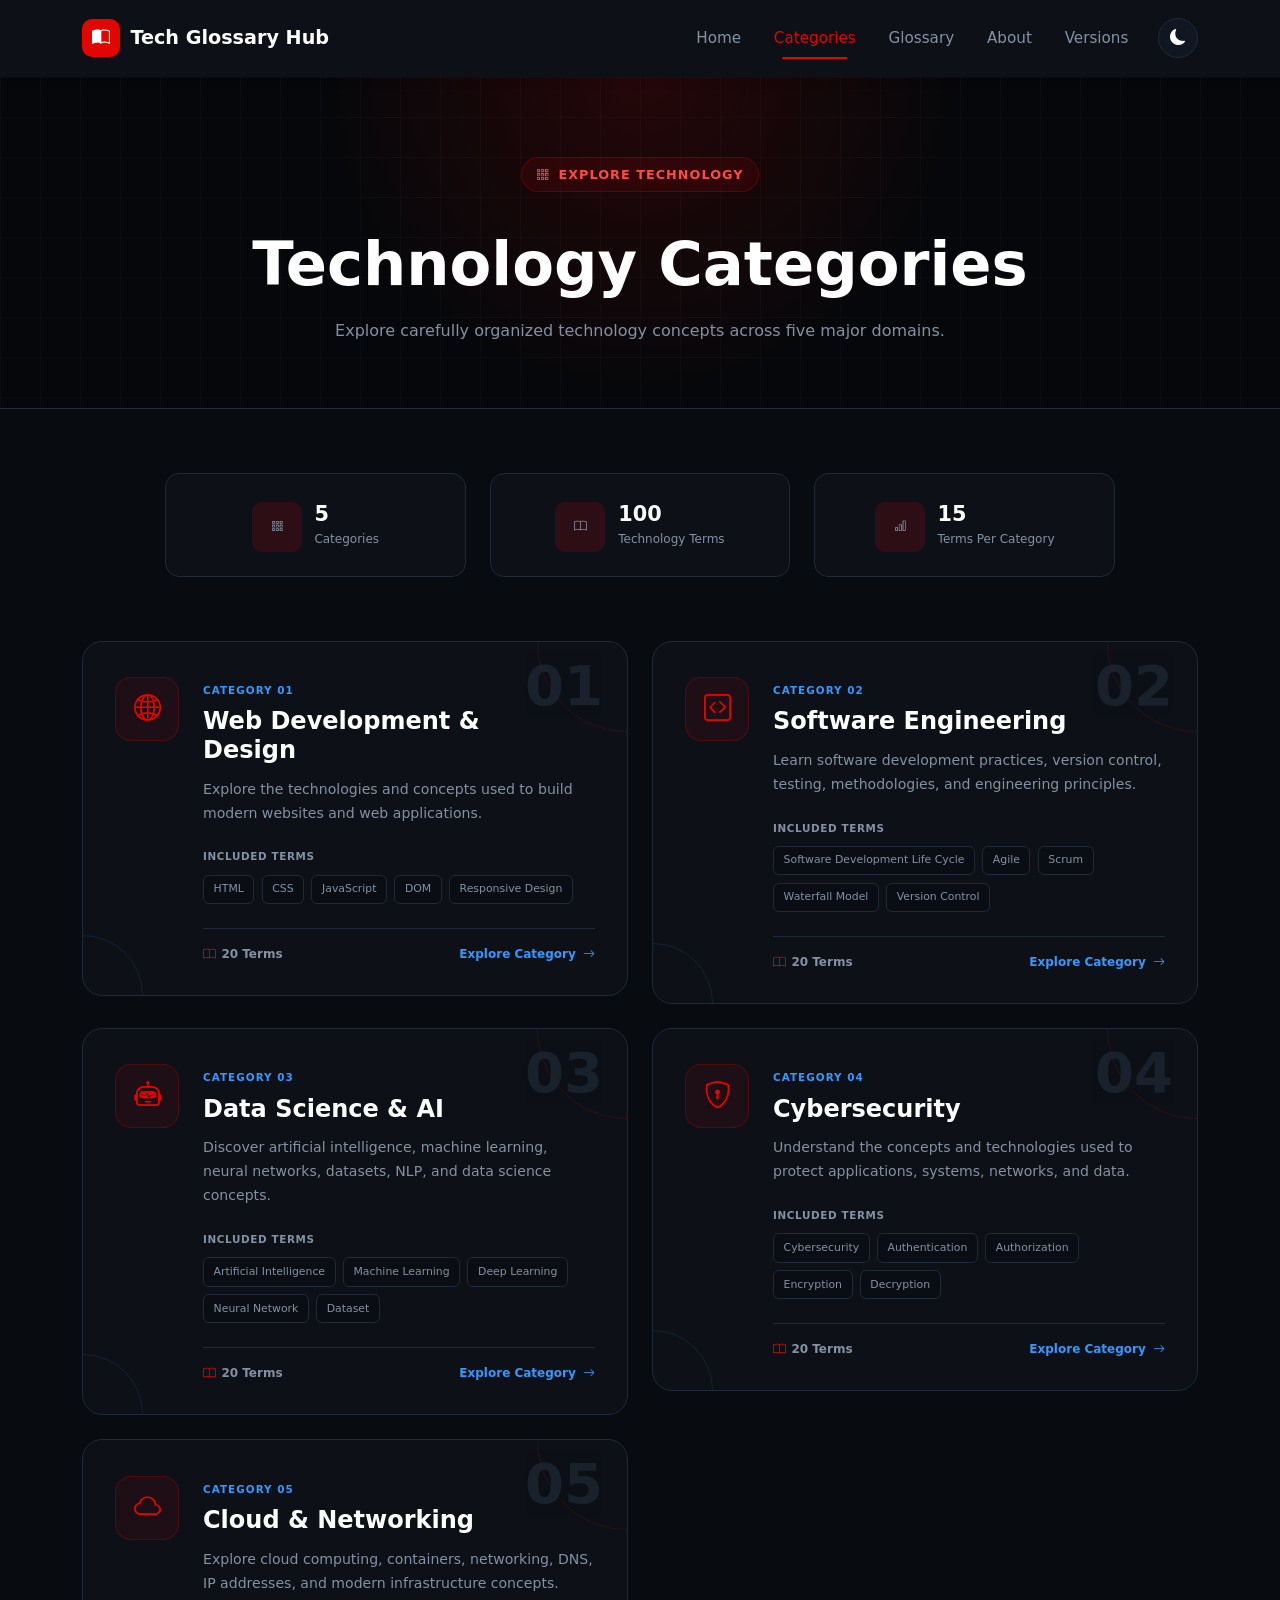
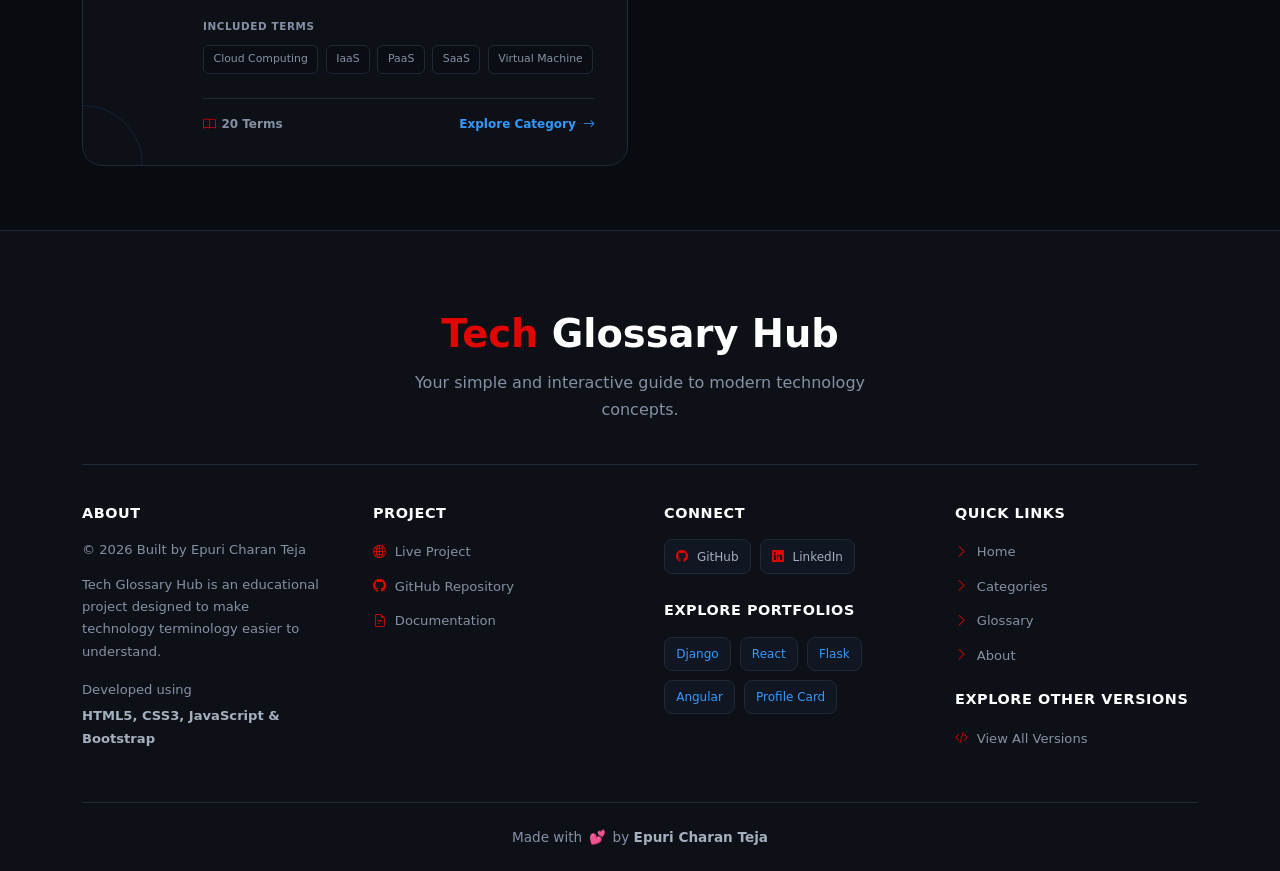
<file: pages/categories.html>
<!DOCTYPE html>
<html lang="en">

<head>

    <meta charset="UTF-8">

    <meta
        name="viewport"
        content="width=device-width, initial-scale=1.0"
    >

    <meta
        name="description"
        content="Explore technology categories in Tech Glossary Hub, including Web Development, Software Engineering, Data Science and AI, Cybersecurity, Cloud and Networking."
    >

    <meta
        name="author"
        content="Epuri Charan Teja"
    >

    <meta
        name="robots"
        content="index, follow"
    >

    <meta
        name="theme-color"
        content="#0b0f14"
    >

    <meta
        name="application-name"
        content="Tech Glossary Hub"
    >

    <meta
        name="color-scheme"
        content="dark light"
    >

<link rel="icon" type="image/svg+xml" href="../assets/icons/tgh_html_logo.png">

    <link
        rel="canonical"
        href="https://charanepuri.github.io/tech-glossary-hub-html/pages/categories.html"
    >


    <meta
        property="og:type"
        content="website"
    >

    <meta
        property="og:title"
        content="Categories | Tech Glossary Hub"
    >

    <meta
        property="og:description"
        content="Explore technology terms organized into carefully selected categories."
    >

    <meta
        property="og:url"
        content="https://charanepuri.github.io/tech-glossary-hub-html/pages/categories.html"
    >

    <meta
        property="og:site_name"
        content="Tech Glossary Hub"
    >


    <title>
        Categories | Tech Glossary Hub
    </title>


    <link
        href="https://cdn.jsdelivr.net/npm/bootstrap@5.3.8/dist/css/bootstrap.min.css"
        rel="stylesheet"
    >

    <link
        rel="stylesheet"
        href="https://cdn.jsdelivr.net/npm/bootstrap-icons@1.13.1/font/bootstrap-icons.min.css"
    >

    <link
        rel="stylesheet"
        href="../css/style.css"
    >

    <style>
        /* =========================================
           Categories Page Styles
        ========================================= */

        /* =========================================
           Categories Header
        ========================================= */
        .categories-page-header {
            position: relative;
            padding: 5rem 0 4rem;
            background: radial-gradient(circle at 50% 0%, rgba(225, 6, 0, 0.15), transparent 45%), #05070a;
            border-bottom: 1px solid #202938;
            overflow: hidden;
        }

        .categories-page-header::before {
            content: "";
            position: absolute;
            inset: 0;
            background-image: linear-gradient(rgba(255, 255, 255, 0.02) 1px, transparent 1px),
                              linear-gradient(90deg, rgba(255, 255, 255, 0.02) 1px, transparent 1px);
            background-size: 40px 40px;
        }

        .categories-page-header .text-center {
            position: relative;
            z-index: 1;
        }

        .categories-badge {
            display: inline-flex;
            align-items: center;
            gap: 0.5rem;
            padding: 0.45rem 0.9rem;
            border-radius: 50px;
            background: rgba(225, 6, 0, 0.1);
            border: 1px solid rgba(225, 6, 0, 0.25);
            color: #ff4b45;
            font-size: 0.8rem;
            font-weight: 700;
            letter-spacing: 0.08em;
        }

        .categories-page-header h1 {
            position: relative;
            margin-top: 1.25rem;
            color: #ffffff;
            font-size: clamp(2.4rem, 5vw, 3.8rem);
            font-weight: 800;
        }

        .categories-page-header p {
            position: relative;
            max-width: 650px;
            margin: 1rem auto 0;
            color: #8491a5;
            line-height: 1.7;
        }

        /* =========================================
           Categories Page Main
        ========================================= */
        .categories-page {
            min-height: 70vh;
            padding: 4rem 0;
            background: #080b10;
        }

        /* =========================================
           Category Page Statistics
        ========================================= */
        .category-page-stats {
            display: grid;
            grid-template-columns: repeat(auto-fit, minmax(200px, 1fr));
            gap: 1.5rem;
            max-width: 950px;
            margin: 0 auto 4rem;
        }

        .category-stat {
            display: flex;
            align-items: center;
            justify-content: center;
            gap: 0.8rem;
            padding: 1.5rem;
            border: 1px solid #202938;
            border-radius: 14px;
            background: #0d1117;
            transition: all 0.3s ease;
        }

        .category-stat:hover {
            border-color: #344154;
            background: #111722;
            transform: translateY(-2px);
        }

        .category-stat-icon {
            width: 50px;
            height: 50px;
            display: flex;
            align-items: center;
            justify-content: center;
            border-radius: 10px;
            background: rgba(225, 6, 0, 0.15);
            color: #e10600;
            font-size: 1.5rem;
            flex-shrink: 0;
        }

        .category-stat div {
            display: flex;
            flex-direction: column;
        }

        .category-stat strong {
            color: #ffffff;
            font-size: 1.3rem;
            line-height: 1.2;
            font-weight: 800;
        }

        .category-stat span {
            color: #8491a5;
            font-size: 0.75rem;
            margin-top: 0.2rem;
        }

        /* =========================================
           Category Page Card
        ========================================= */
        .category-page-card {
            position: relative;
            display: flex;
            gap: 1.5rem;
            min-height: 300px;
            padding: 2rem;
            border: 1px solid #202938;
            border-radius: 20px;
            background: #0d1117;
            overflow: hidden;
            transition: all 0.3s ease;
        }

        .category-page-card:hover {
            transform: translateY(-6px);
            border-color: #344154;
            box-shadow: 0 18px 45px rgba(225, 6, 0, 0.12);
        }

        /* Spider-Man Web Accent */
        .category-page-card::before {
            content: "";
            position: absolute;
            width: 180px;
            height: 180px;
            top: -90px;
            right: -90px;
            border: 1px solid rgba(225, 6, 0, 0.15);
            border-radius: 50%;
        }

        .category-page-card::after {
            content: "";
            position: absolute;
            width: 120px;
            height: 120px;
            bottom: -60px;
            left: -60px;
            border: 1px solid rgba(51, 153, 255, 0.12);
            border-radius: 50%;
        }

        /* =========================================
           Category Number
        ========================================= */
        .category-page-number {
            position: absolute;
            top: 1rem;
            right: 1.5rem;
            color: #263244;
            font-size: 3.5rem;
            font-weight: 900;
            line-height: 1;
            opacity: 0.5;
        }

        /* =========================================
           Category Icon
        ========================================= */
        .category-page-icon {
            position: relative;
            z-index: 1;
            width: 64px;
            height: 64px;
            flex-shrink: 0;
            display: flex;
            align-items: center;
            justify-content: center;
            margin-top: 0.2rem;
            border: 1px solid rgba(225, 6, 0, 0.25);
            border-radius: 16px;
            background: rgba(225, 6, 0, 0.08);
            color: #e10600;
            font-size: 1.7rem;
        }

        /* =========================================
           Category Content
        ========================================= */
        .category-page-content {
            position: relative;
            z-index: 2;
            flex: 1;
            padding-top: 0.2rem;
        }

        .category-page-label {
            color: #3399ff;
            font-size: 0.65rem;
            font-weight: 750;
            letter-spacing: 0.1em;
            text-transform: uppercase;
        }

        .category-page-content h2 {
            margin: 0.4rem 0 0.8rem;
            padding-right: 4rem;
            color: #ffffff;
            font-size: 1.5rem;
            font-weight: 800;
        }

        .category-page-content > p {
            margin-bottom: 1.5rem;
            color: #8491a5;
            font-size: 0.88rem;
            line-height: 1.7;
        }

        /* =========================================
           Term Preview
        ========================================= */
        .category-term-preview {
            margin-bottom: 1.5rem;
        }

        .category-term-preview > span {
            display: block;
            margin-bottom: 0.6rem;
            color: #8491a5;
            font-size: 0.65rem;
            font-weight: 700;
            text-transform: uppercase;
            letter-spacing: 0.06em;
        }

        .category-term-list {
            display: flex;
            flex-wrap: wrap;
            gap: 0.45rem;
        }

        .category-term-list span {
            padding: 0.35rem 0.6rem;
            border: 1px solid #202938;
            border-radius: 6px;
            background: #0a0e14;
            color: #8491a5;
            font-size: 0.68rem;
            transition: all 0.3s ease;
        }

        .category-term-list span:hover {
            border-color: #e10600;
            color: #e10600;
            background: rgba(225, 6, 0, 0.08);
        }

        /* =========================================
           Category Footer
        ========================================= */
        .category-page-footer {
            display: flex;
            align-items: center;
            justify-content: space-between;
            gap: 1rem;
            margin-top: auto;
            padding-top: 1rem;
            border-top: 1px solid #202938;
        }

        .category-term-count {
            display: inline-flex;
            align-items: center;
            gap: 0.4rem;
            color: #8491a5;
            font-size: 0.75rem;
            font-weight: 650;
        }

        .category-term-count i {
            color: #e10600;
        }

        .category-explore-btn {
            display: inline-flex;
            align-items: center;
            gap: 0.45rem;
            color: #3399ff;
            font-size: 0.75rem;
            font-weight: 750;
            text-decoration: none;
            transition: all 0.3s ease;
        }

        .category-explore-btn:hover {
            gap: 0.7rem;
            color: #ffffff;
        }

        .category-explore-btn i {
            transition: transform 0.3s ease;
        }

        .category-explore-btn:hover i {
            transform: translateX(3px);
        }

        /* =========================================
           Responsive
        ========================================= */
        @media (max-width: 991px) {
            .category-page-stats {
                grid-template-columns: repeat(auto-fit, minmax(150px, 1fr));
                gap: 1rem;
            }

            .category-page-card {
                min-height: auto;
                flex-direction: column;
                gap: 1rem;
            }

            .category-page-icon {
                width: 58px;
                height: 58px;
            }

            .category-page-content h2 {
                padding-right: 3rem;
                font-size: 1.3rem;
            }

            .category-page-footer {
                flex-direction: column;
                align-items: flex-start;
            }
        }

        @media (max-width: 767px) {
            .categories-page-header {
                padding: 3.5rem 0 3rem;
            }

            .categories-page {
                padding: 2rem 0;
            }

            .categories-page-header h1 {
                font-size: 2.2rem;
            }

            .categories-page-header p {
                font-size: 0.95rem;
            }

            .category-page-stats {
                grid-template-columns: repeat(2, 1fr);
                gap: 1rem;
                margin-bottom: 3rem;
            }

            .category-stat {
                padding: 1.25rem;
                gap: 0.6rem;
            }

            .category-stat-icon {
                width: 45px;
                height: 45px;
                font-size: 1.2rem;
            }

            .category-stat strong {
                font-size: 1.1rem;
            }

            .category-stat span {
                font-size: 0.7rem;
            }

            .category-page-card {
                padding: 1.5rem;
                border-radius: 16px;
            }

            .category-page-number {
                font-size: 2.5rem;
                top: 0.5rem;
                right: 1rem;
            }

            .category-page-icon {
                width: 55px;
                height: 55px;
                font-size: 1.4rem;
            }

            .category-page-content h2 {
                font-size: 1.2rem;
            }

            .category-page-content > p {
                font-size: 0.82rem;
                margin-bottom: 1rem;
            }

            .category-term-list span {
                font-size: 0.65rem;
                padding: 0.3rem 0.5rem;
            }
        }

        @media (max-width: 576px) {
            .categories-page-header h1 {
                font-size: 1.8rem;
            }

            .category-page-stats {
                grid-template-columns: 1fr;
            }

            .category-stat {
                padding: 1rem;
            }

            .category-stat-icon {
                width: 40px;
                height: 40px;
                font-size: 1rem;
            }

            .category-stat strong {
                font-size: 1rem;
            }

            .category-stat span {
                font-size: 0.65rem;
            }

            .category-page-card {
                padding: 1.25rem;
                min-height: auto;
            }

            .category-page-number {
                font-size: 2rem;
                top: 0.25rem;
                right: 0.75rem;
                opacity: 0.3;
            }

            .category-page-icon {
                width: 50px;
                height: 50px;
                font-size: 1.2rem;
            }

            .category-page-content h2 {
                font-size: 1rem;
                margin: 0.3rem 0 0.6rem;
                padding-right: 2rem;
            }

            .category-page-label {
                font-size: 0.6rem;
            }

            .category-page-content > p {
                font-size: 0.8rem;
                margin-bottom: 0.8rem;
            }

            .category-term-preview {
                margin-bottom: 1rem;
            }

            .category-term-preview > span {
                font-size: 0.6rem;
                margin-bottom: 0.4rem;
            }

            .category-term-list {
                gap: 0.35rem;
            }

            .category-term-list span {
                font-size: 0.6rem;
                padding: 0.25rem 0.4rem;
            }

            .category-page-footer {
                gap: 0.5rem;
                padding-top: 0.75rem;
            }

            .category-term-count {
                font-size: 0.7rem;
            }

            .category-explore-btn {
                font-size: 0.7rem;
            }
        }
    </style>

</head>


<body>


    <!-- =====================================
         Navbar
    ====================================== -->

    <nav
        class="navbar navbar-expand-lg site-navbar sticky-top"
    >

        <div class="container">


            <!-- Brand -->

            <a
                class="navbar-brand brand"
                href="../index.html"
            >

                <span class="brand-icon">

                    <i class="bi bi-book-half"></i>

                </span>


                <span class="brand-text">

                    Tech Glossary Hub

                </span>

            </a>


            <!-- Mobile Toggle -->

            <button
                class="navbar-toggler"
                type="button"
                data-bs-toggle="collapse"
                data-bs-target="#mainNavigation"
                aria-controls="mainNavigation"
                aria-expanded="false"
                aria-label="Toggle navigation"
            >

                <span class="navbar-toggler-icon"></span>

            </button>


            <!-- Navigation -->

            <div
                class="collapse navbar-collapse"
                id="mainNavigation"
            >


                <ul
                    class="navbar-nav ms-auto align-items-lg-center"
                >


                    <li class="nav-item">

                        <a
                            class="nav-link"
                            href="../index.html"
                        >
                            Home
                        </a>

                    </li>


                    <li class="nav-item">

                        <a
                            class="nav-link active"
                            href="categories.html"
                        >
                            Categories
                        </a>

                    </li>


                    <li class="nav-item">

                        <a
                            class="nav-link"
                            href="glossary.html"
                        >
                            Glossary
                        </a>

                    </li>


                    <li class="nav-item">

                        <a
                            class="nav-link"
                            href="./about.html"
                        >
                            About
                        </a>

                    </li>


                    <li class="nav-item">

                        <a
                            class="nav-link"
                            href="other-versions.html"
                        >
                            Versions
                        </a>

                    </li>


                </ul>


                <!-- Theme Toggle -->

                <button
                    class="theme-toggle"
                    id="themeToggle"
                    type="button"
                    aria-label="Toggle theme"
                    title="Toggle theme"
                >

                    <i class="bi bi-moon-fill"></i>

                </button>


            </div>

        </div>

    </nav>


    <!-- =====================================
         Categories Header
    ====================================== -->

    <header class="categories-page-header">


        <div class="container">


            <div class="text-center">


                <span class="categories-badge">

                    <i class="bi bi-grid-3x3-gap"></i>

                    EXPLORE TECHNOLOGY

                </span>


                <h1>

                    Technology Categories

                </h1>


                <p>

                    Explore carefully organized technology concepts
                    across five major domains.

                </p>


            </div>

        </div>

    </header>


    <!-- =====================================
         Categories Content
    ====================================== -->

    <main class="categories-page">


        <div class="container">


            <!-- Category Statistics -->

            <div
                class="category-page-stats"
                id="categoryPageStats"
            >

                <!-- Dynamically generated -->

            </div>


            <!-- Categories -->

            <div
                class="row g-4"
                id="categoriesPageContainer"
            >

                <!--
                    Categories are generated
                    dynamically by categories.js.
                -->

            </div>


        </div>

    </main>


    <!-- =====================================
         Footer
    ====================================== -->

<!-- =========================================
     Footer
========================================== -->

<footer class="site-footer">

    <div class="container">


        <!-- =====================================
             Project Header
        ====================================== -->

        <div class="footer-project-header">

            <h2>

                <span>Tech</span> Glossary Hub

            </h2>


            <p class="footer-project-tagline">

                Your simple and interactive guide to
                modern technology concepts.

            </p>

        </div>


        <!-- =====================================
             Footer Main
        ====================================== -->

        <div class="footer-main">

            <div class="row g-5">


                <!-- =================================
                     About
                ================================== -->

                <div class="col-lg-3 col-md-6">

                    <div class="footer-column">

                        <h5>
                            About
                        </h5>


                        <p class="footer-copyright">

                            © 2026 Built by
                            Epuri Charan Teja

                        </p>


                        <p class="footer-about-text">

                            Tech Glossary Hub is an
                            educational project designed
                            to make technology terminology
                            easier to understand.

                        </p>


                        <p class="footer-built-with">

                            Developed using

                            <strong>
                                HTML5, CSS3, JavaScript
                                & Bootstrap
                            </strong>

                        </p>

                    </div>

                </div>


                <!-- =================================
                     Project
                ================================== -->

                <div class="col-lg-3 col-md-6">

                    <div class="footer-column">

                        <h5>
                            Project
                        </h5>


                        <ul class="footer-links">


                            <li>

                                <a
                                    href="https://charanepuri.github.io/tech-glossary-hub-html/"
                                    target="_blank"
                                    rel="noopener noreferrer"
                                >

                                    <i
                                        class="bi bi-globe2"
                                    ></i>

                                    Live Project

                                </a>

                            </li>


                            <li>

                                <a
                                    href="https://github.com/charanepuri/tech-glossary-hub-html"
                                    target="_blank"
                                    rel="noopener noreferrer"
                                >

                                    <i
                                        class="bi bi-github"
                                    ></i>

                                    GitHub Repository

                                </a>

                            </li>


                            <li>

                                <a href="../assets/TECHGLOSSARYHUBHTML.pdf" target="_blank" rel="noopener noreferrer">

                                    <i
                                        class="bi bi-file-earmark-text"
                                    ></i>

                                    Documentation

                                </a>

                            </li>


                        </ul>

                    </div>

                </div>


                <!-- =================================
                     Connect + Explore Portfolios
                ================================== -->

                <div class="col-lg-3 col-md-6">

                    <div class="footer-column">

                        <h5>
                            Connect
                        </h5>


                        <div class="footer-social-links">


                            <a
                                class="footer-social-link"
                                href="https://github.com/charanepuri"
                                target="_blank"
                                rel="noopener noreferrer"
                            >

                                <i
                                    class="bi bi-github"
                                ></i>

                                GitHub

                            </a>


                            <a
                                class="footer-social-link"
                                href="https://www.linkedin.com/in/charan-teja-972aa9231"
                                target="_blank"
                                rel="noopener noreferrer"
                            >

                                <i
                                    class="bi bi-linkedin"
                                ></i>

                                LinkedIn

                            </a>


                        </div>


                        <h5>
                            Explore Portfolios
                        </h5>


                        <div class="footer-portfolio">


                            <a
                                href="https://portfolio-site-django.onrender.com"
                                target="_blank"
                                rel="noopener noreferrer"
                            >
                                Django
                            </a>


                            <a
                                href="https://charan-react-portfolio.vercel.app"
                                target="_blank"
                                rel="noopener noreferrer"
                            >
                                React
                            </a>


                            <a
                                href="https://flask-developer-dashboard-portfolio.onrender.com/"
                                target="_blank"
                                rel="noopener noreferrer"
                            >
                                Flask
                            </a>


                            <a
                                href="https://angular-portfolio-sigma-eight.vercel.app/"
                                target="_blank"
                                rel="noopener noreferrer"
                            >
                                Angular
                            </a>


                            <a
                                href="https://profile-card-angular.vercel.app/"
                                target="_blank"
                                rel="noopener noreferrer"
                            >
                                Profile Card
                            </a>


                        </div>

                    </div>

                </div>


                <!-- =================================
                     Quick Links
                ================================== -->

                <div class="col-lg-3 col-md-6">

                    <div class="footer-column">

                        <h5>
                            Quick Links
                        </h5>


                        <ul class="footer-links">


                            <li>

                                <a href="index.html">

                                    <i
                                        class="bi bi-chevron-right"
                                    ></i>

                                    Home

                                </a>

                            </li>


                            <li>

                                <a
                                    href="pages/categories.html"
                                >

                                    <i
                                        class="bi bi-chevron-right"
                                    ></i>

                                    Categories

                                </a>

                            </li>


                            <li>

                                <a
                                    href="pages/glossary.html"
                                >

                                    <i
                                        class="bi bi-chevron-right"
                                    ></i>

                                    Glossary

                                </a>

                            </li>


                            <li>

                                <a
                                    href="pages/about.html"
                                >

                                    <i
                                        class="bi bi-chevron-right"
                                    ></i>

                                    About

                                </a>

                            </li>


                        </ul>


                        <h5
                            class="mt-4"
                        >
                            Explore Other Versions
                        </h5>


                        <div
                            class="footer-project-links"
                        >


                            <a
                                class="footer-project-link"
                                href="../pages/other-versions.html"
                            >

                                <i
                                    class="bi bi-code-slash"
                                ></i>

                                View All Versions

                            </a>


                        </div>

                    </div>

                </div>


            </div>

        </div>


        <!-- =====================================
             Divider
        ====================================== -->

        <hr class="footer-divider">


        <!-- =====================================
             Footer Bottom
        ====================================== -->

        <div class="footer-bottom">

            <p class="footer-made-with">

                Made with
                <span class="heart">💕</span>
                by
                <strong>
                    Epuri Charan Teja
                </strong>

            </p>

        </div>


    </div>

</footer>


    <!-- =====================================
         Bootstrap JavaScript
    ====================================== -->

    <script
        src="https://cdn.jsdelivr.net/npm/bootstrap@5.3.8/dist/js/bootstrap.bundle.min.js"
    ></script>


    <!-- Glossary Data -->

    <script
        src="../data/glossary-data.js"
    ></script>


    <!-- Main Application -->

    <script
        src="../js/app.js"
    ></script>


    <!-- Categories -->

    <script
        src="../js/categories.js"
    ></script>


</body>

</html>
</file>
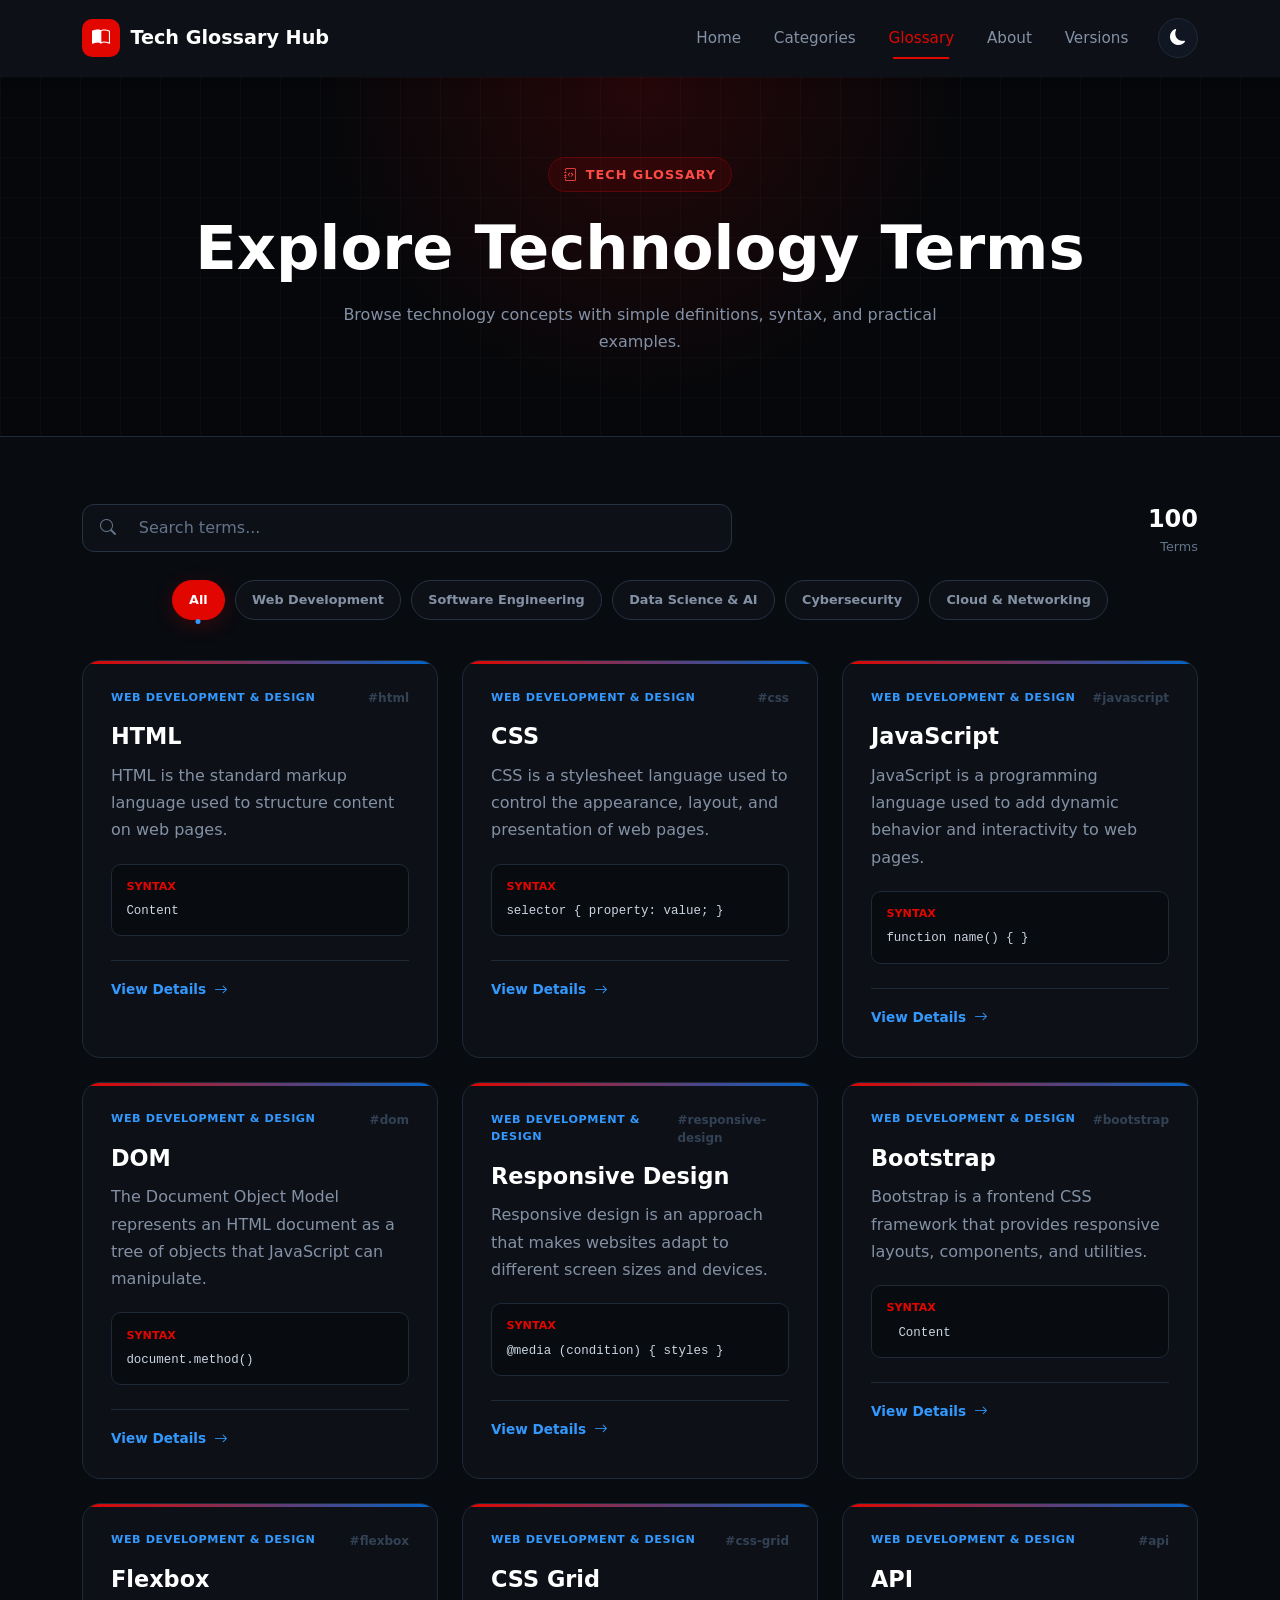
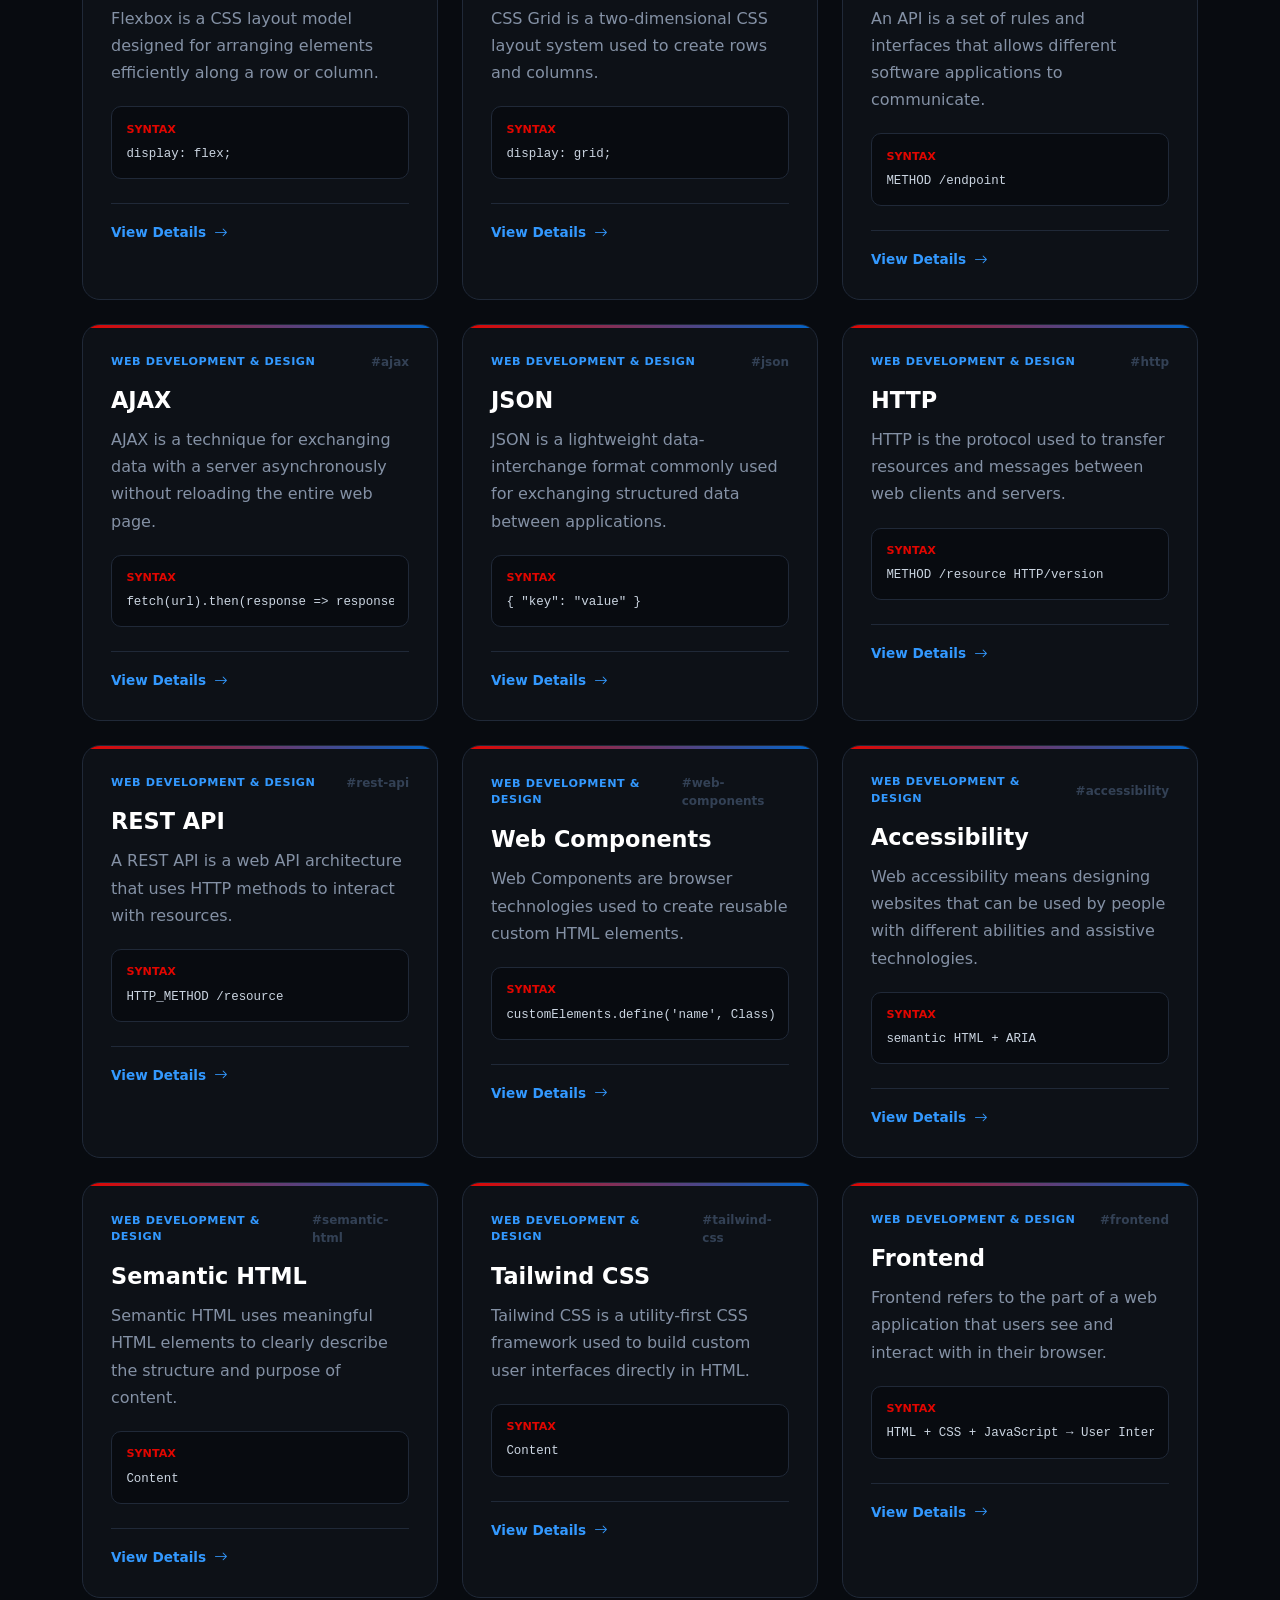
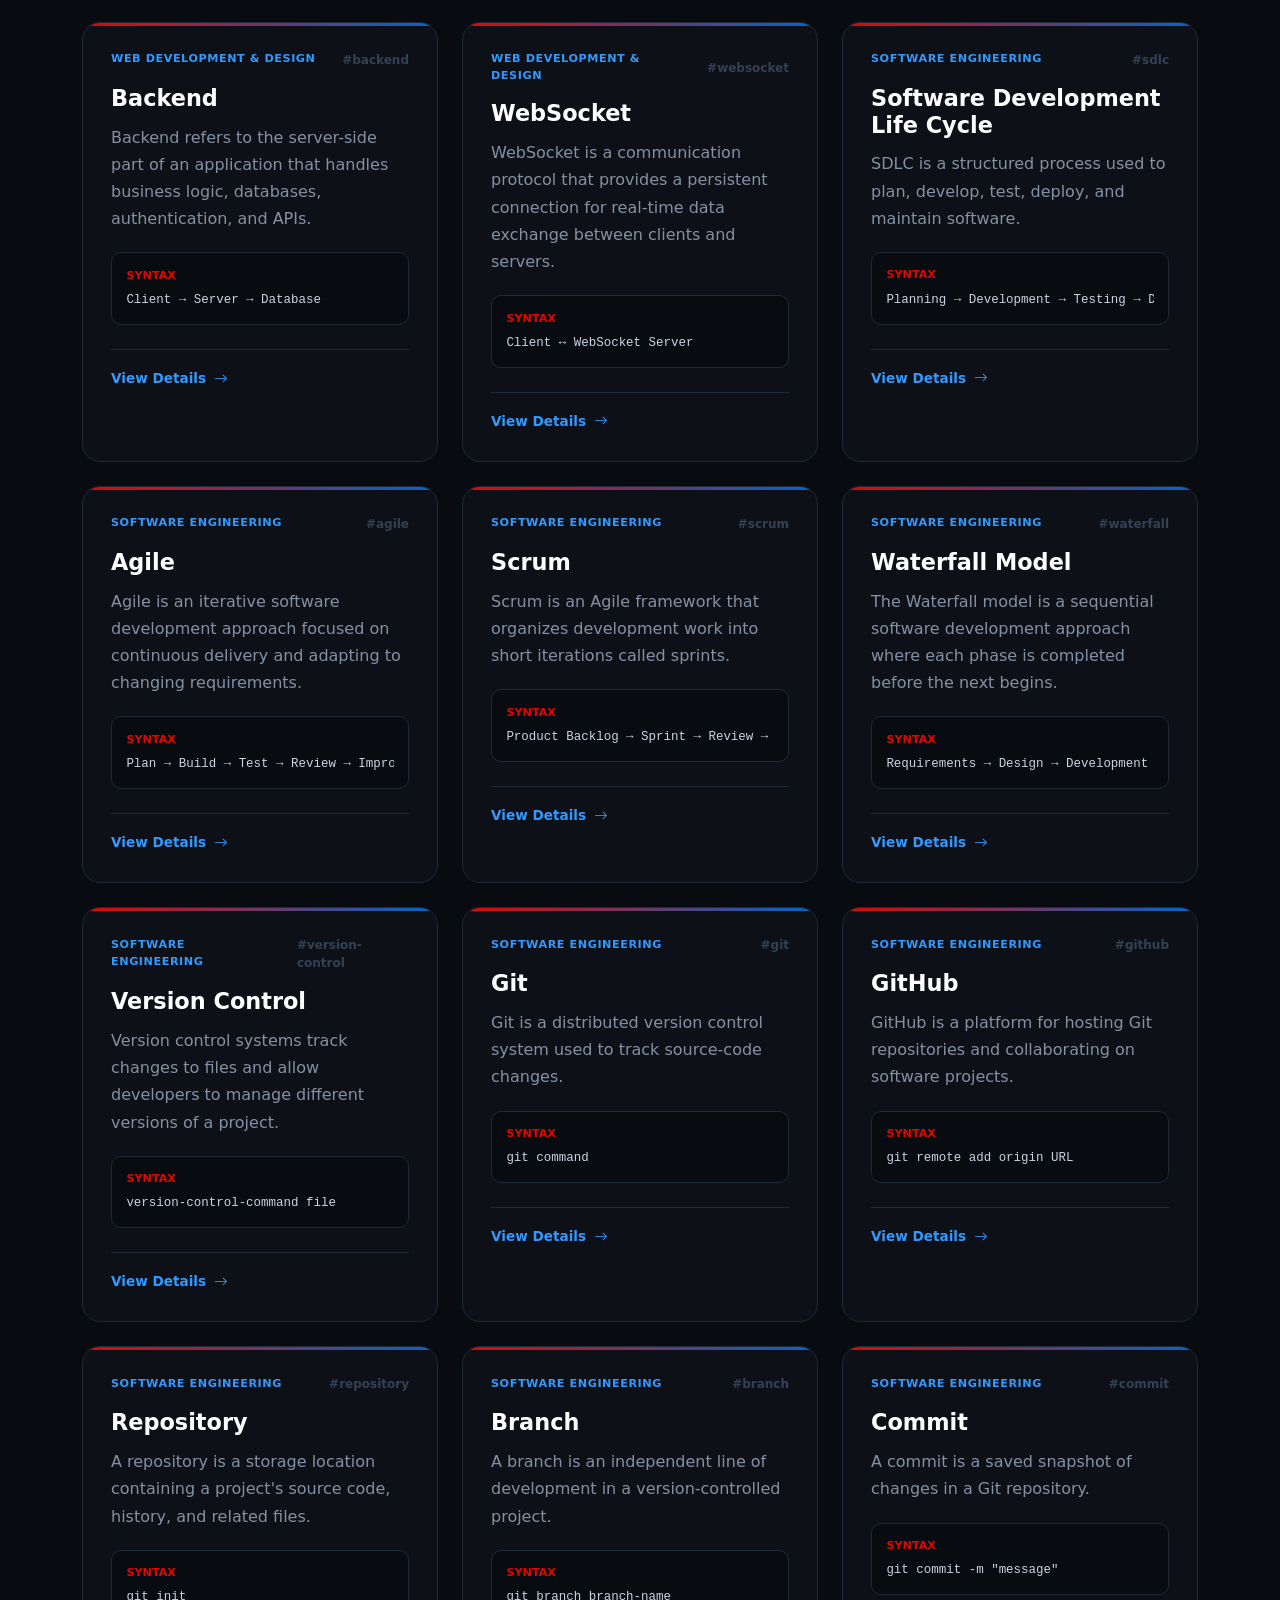
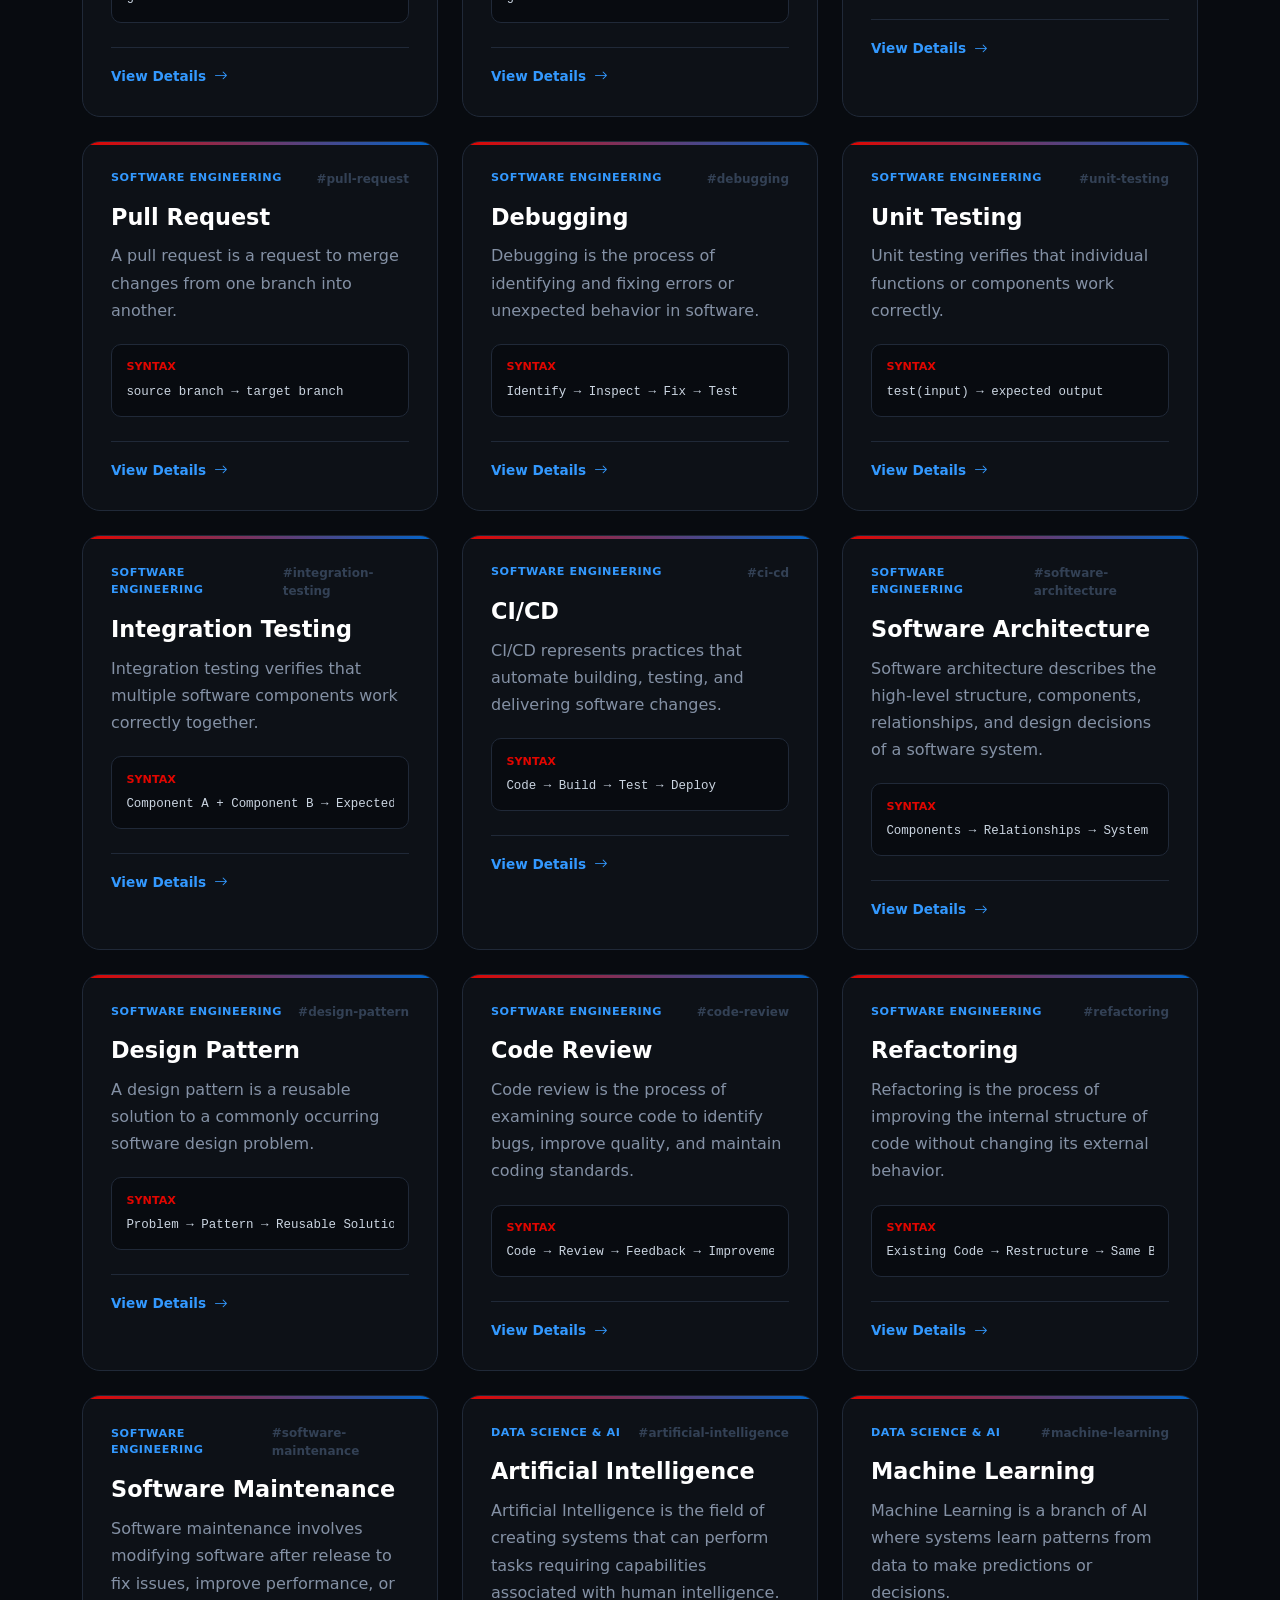
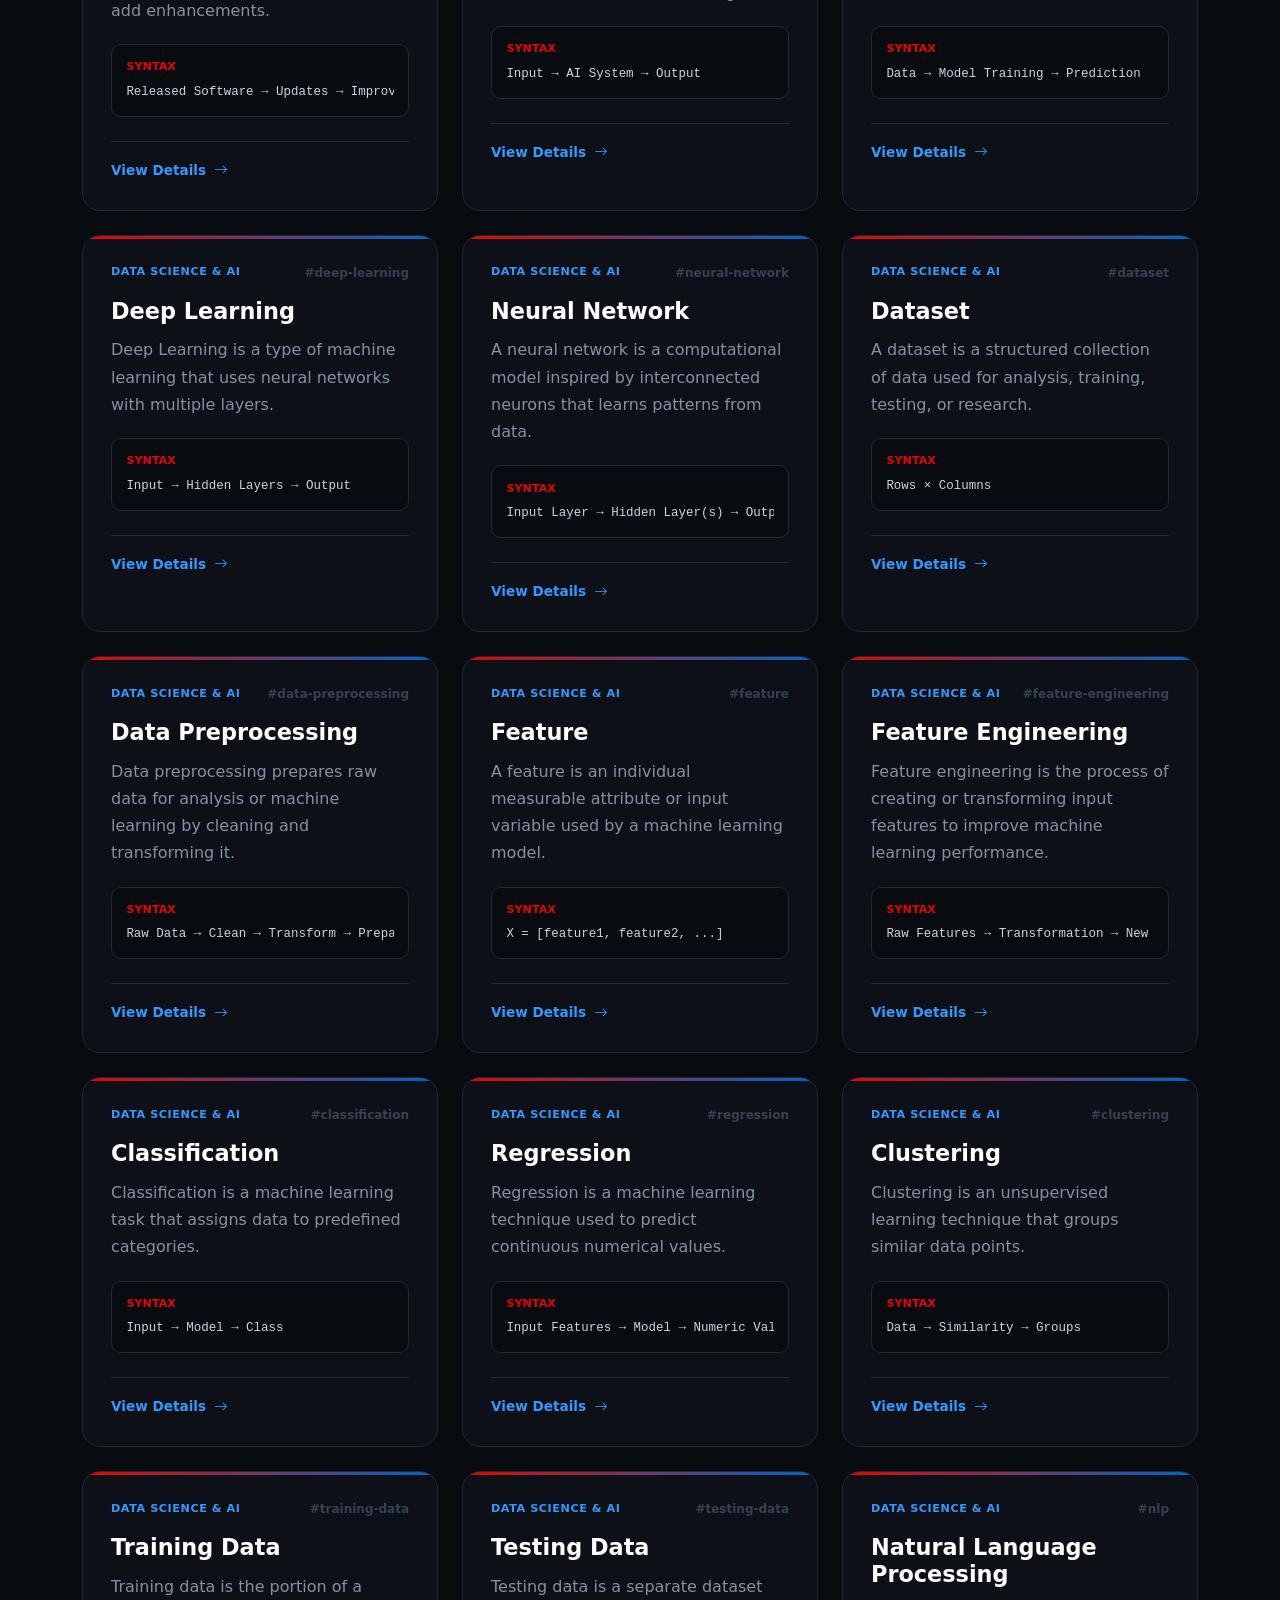
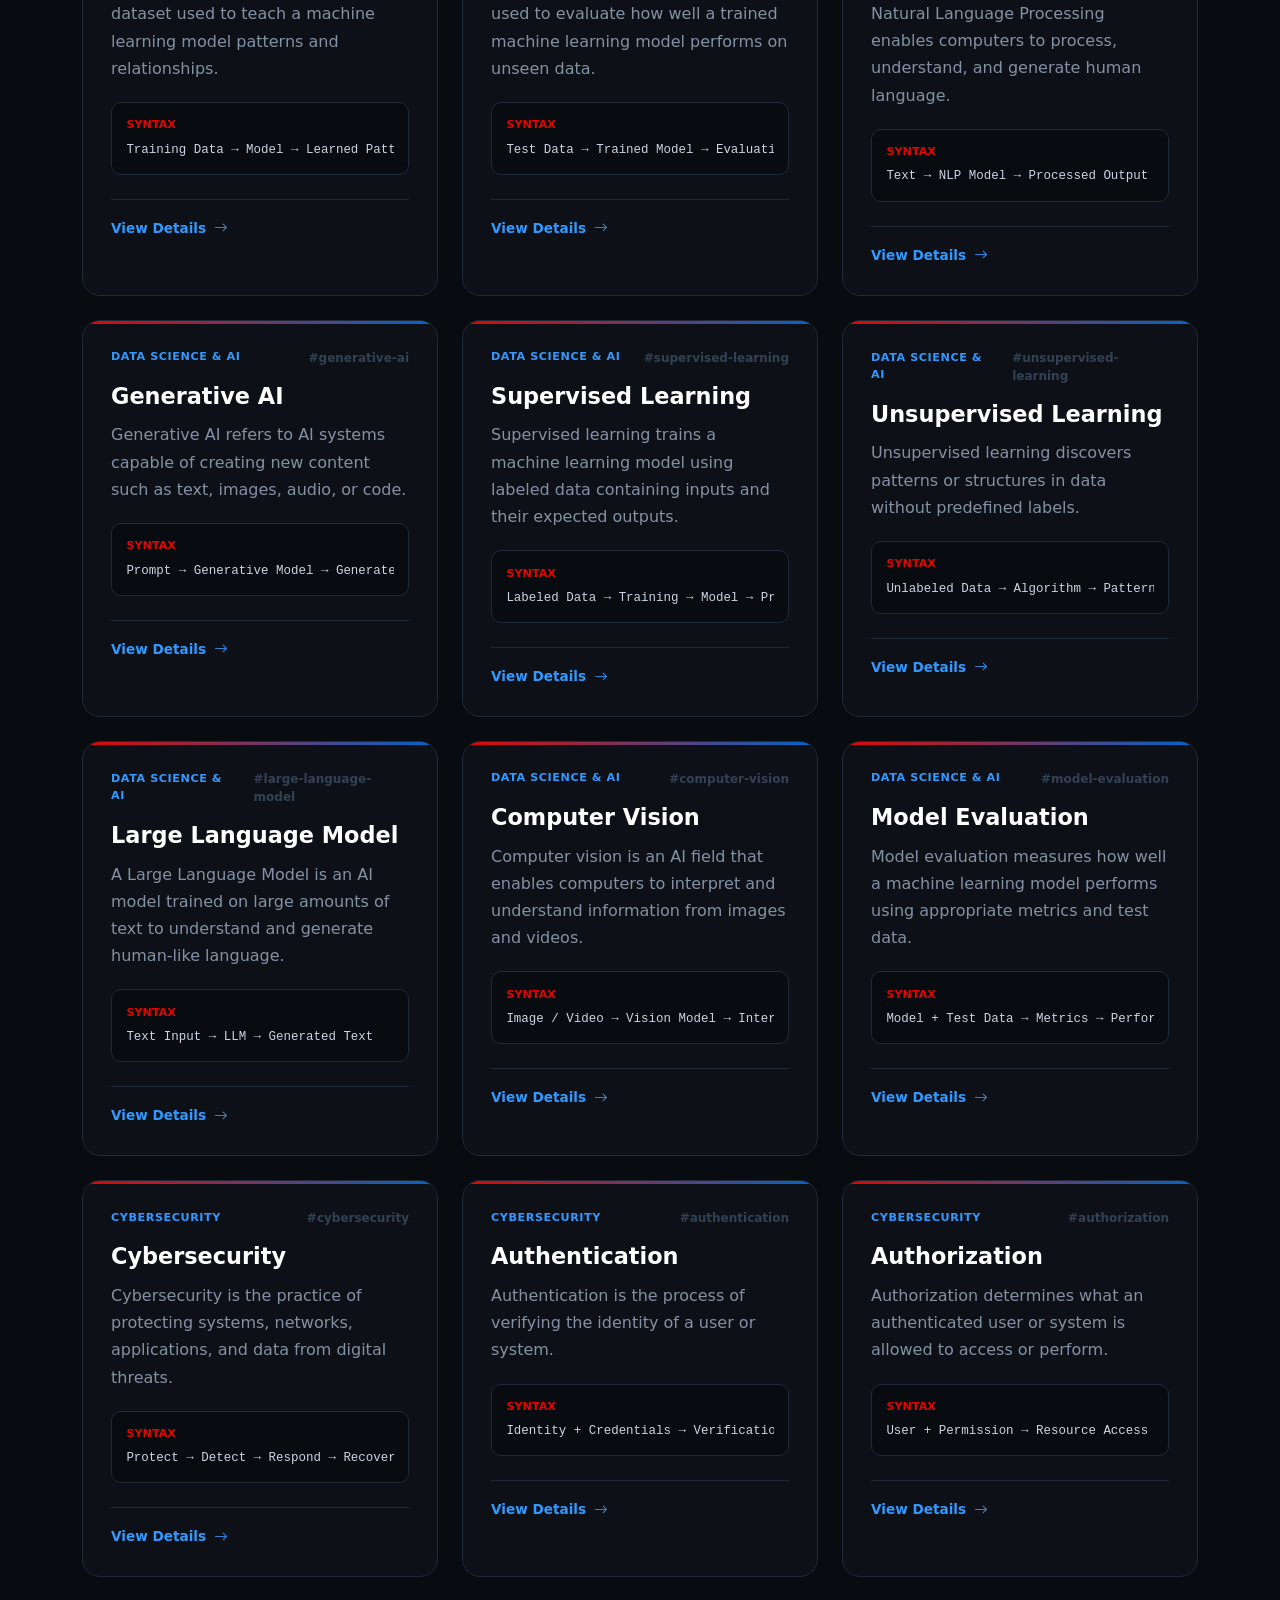
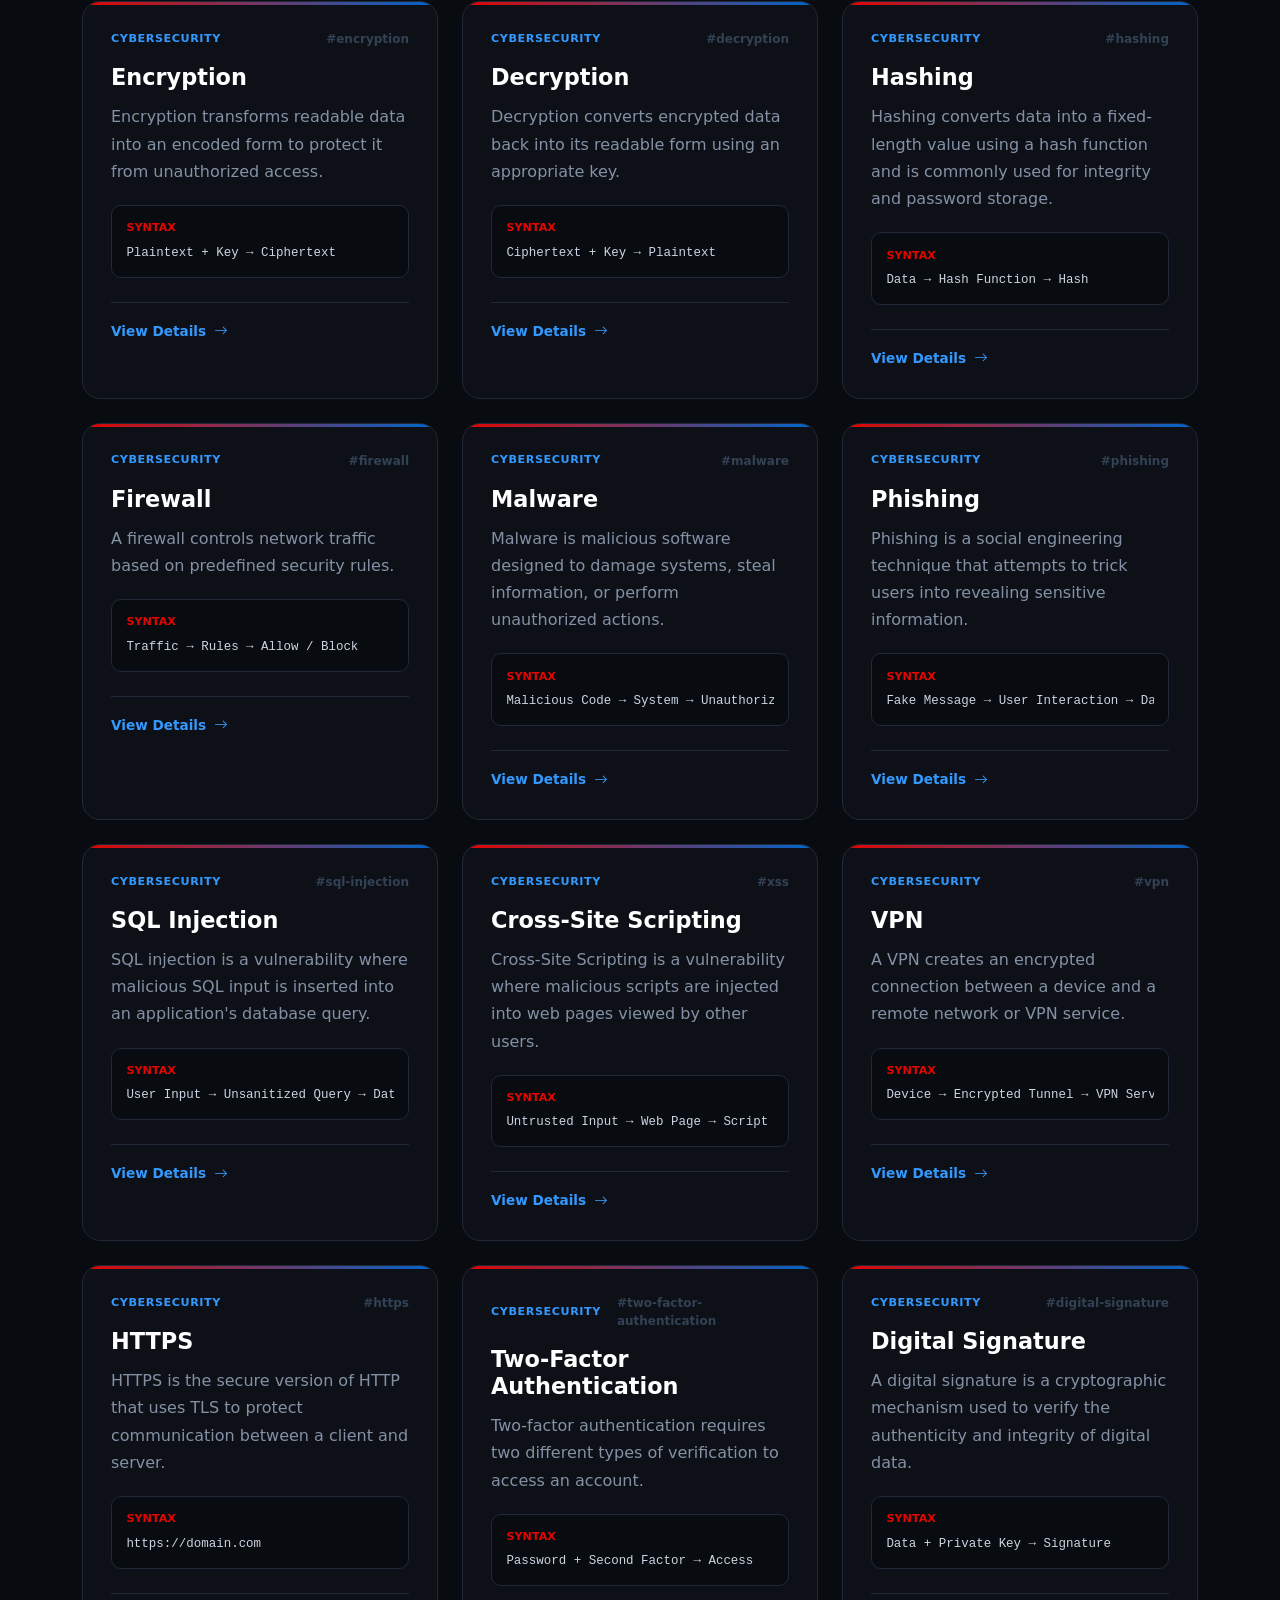
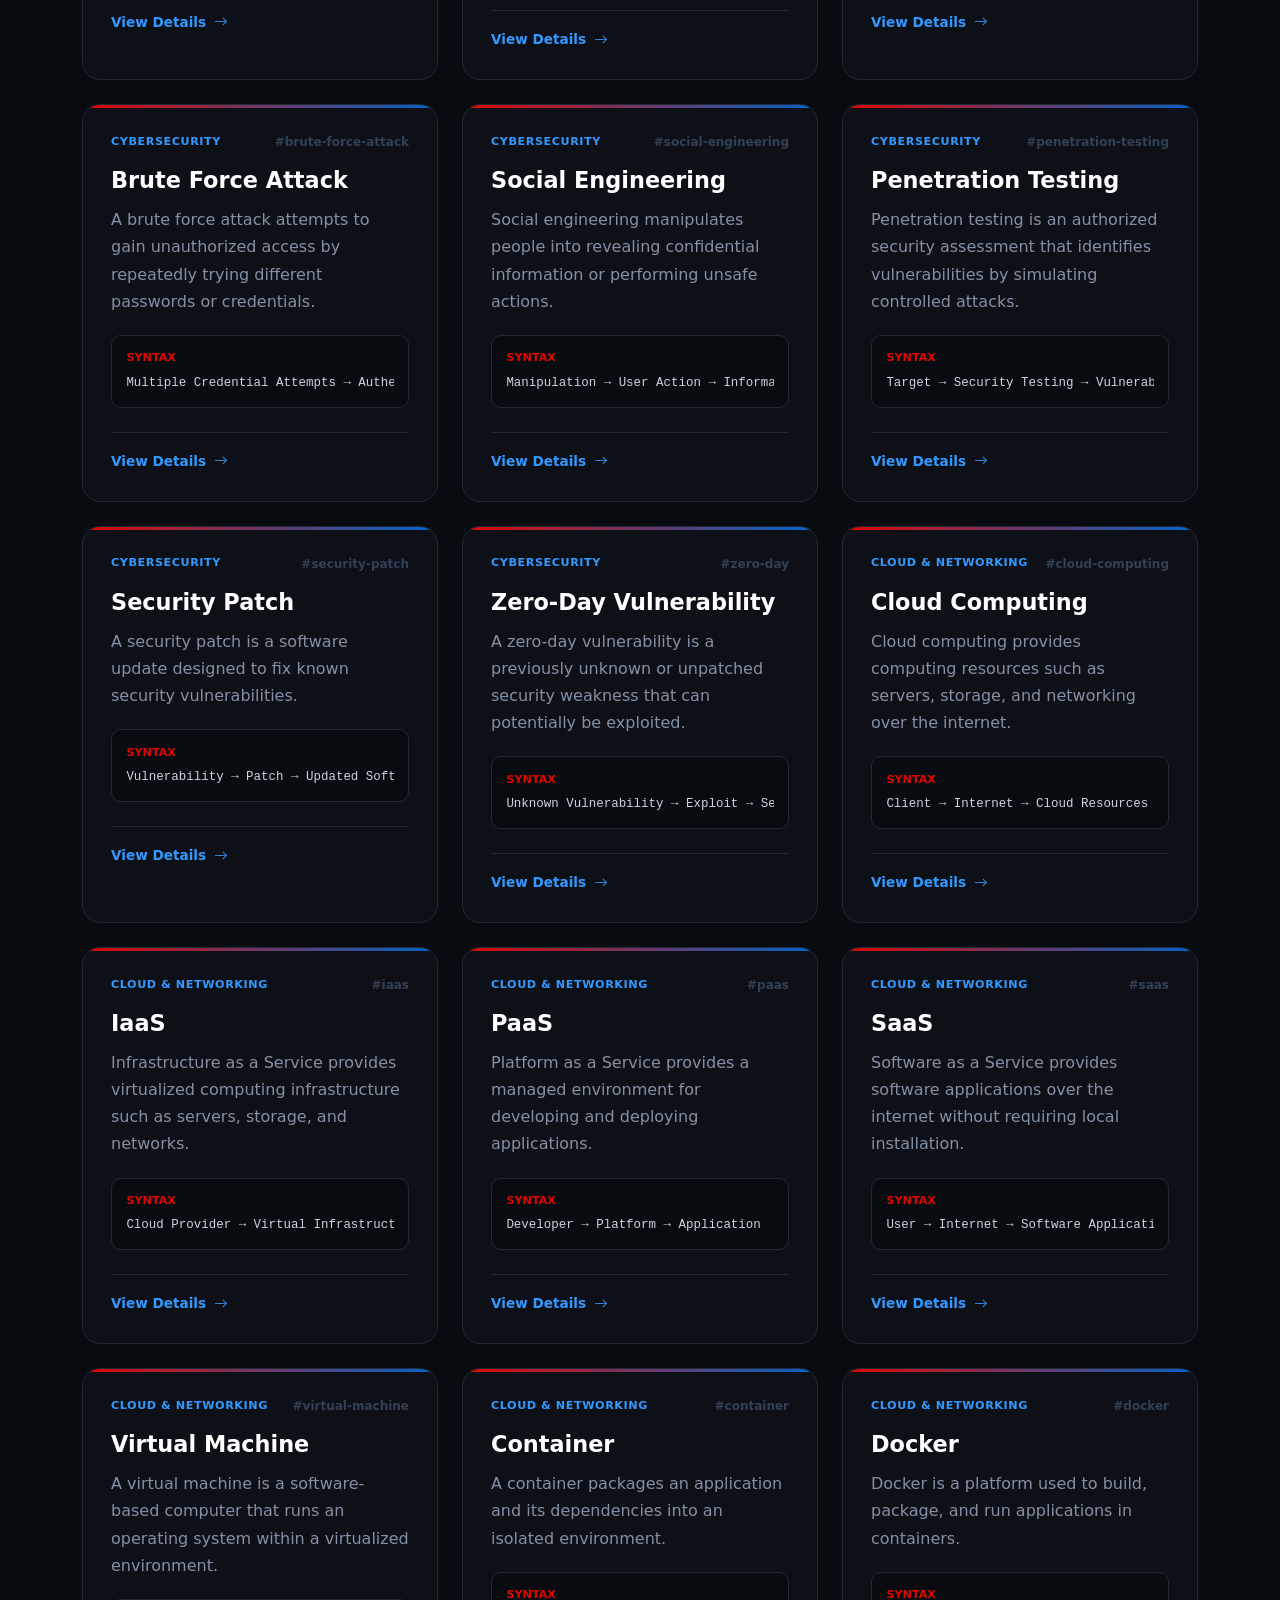
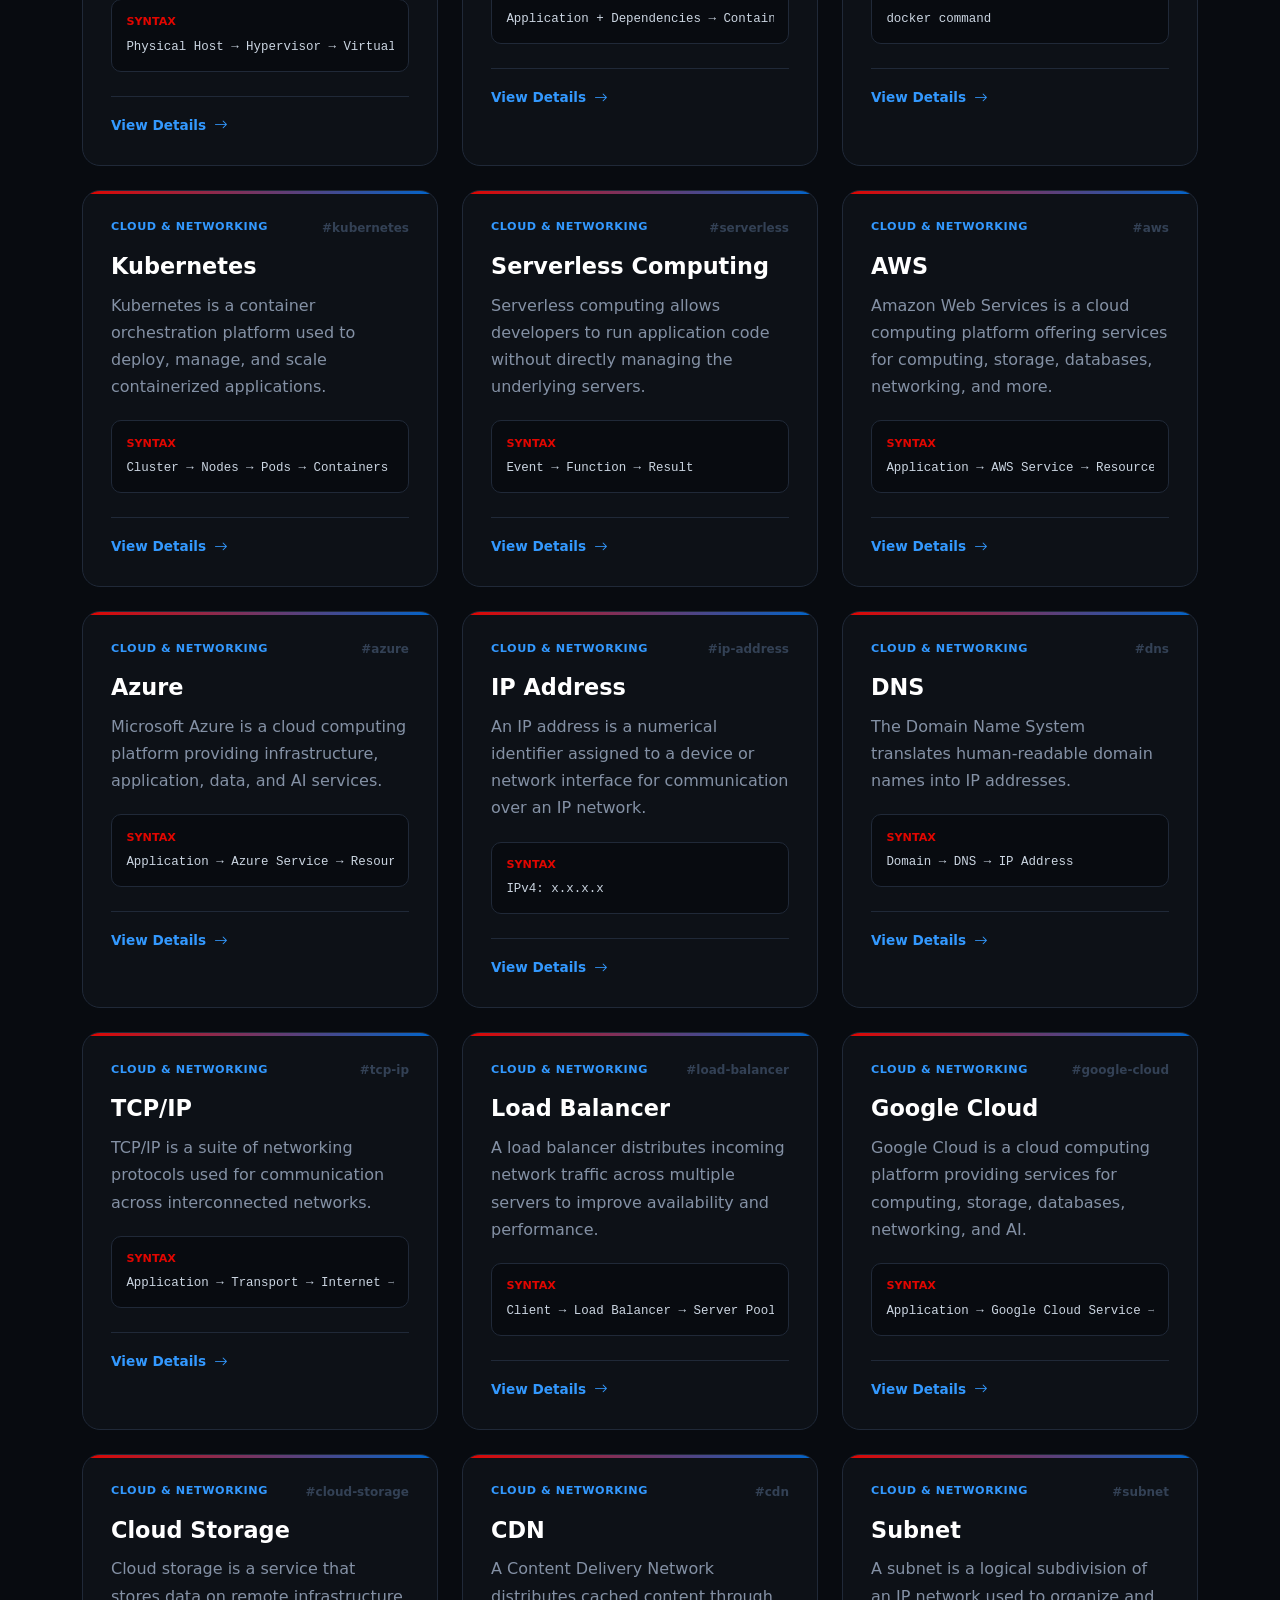
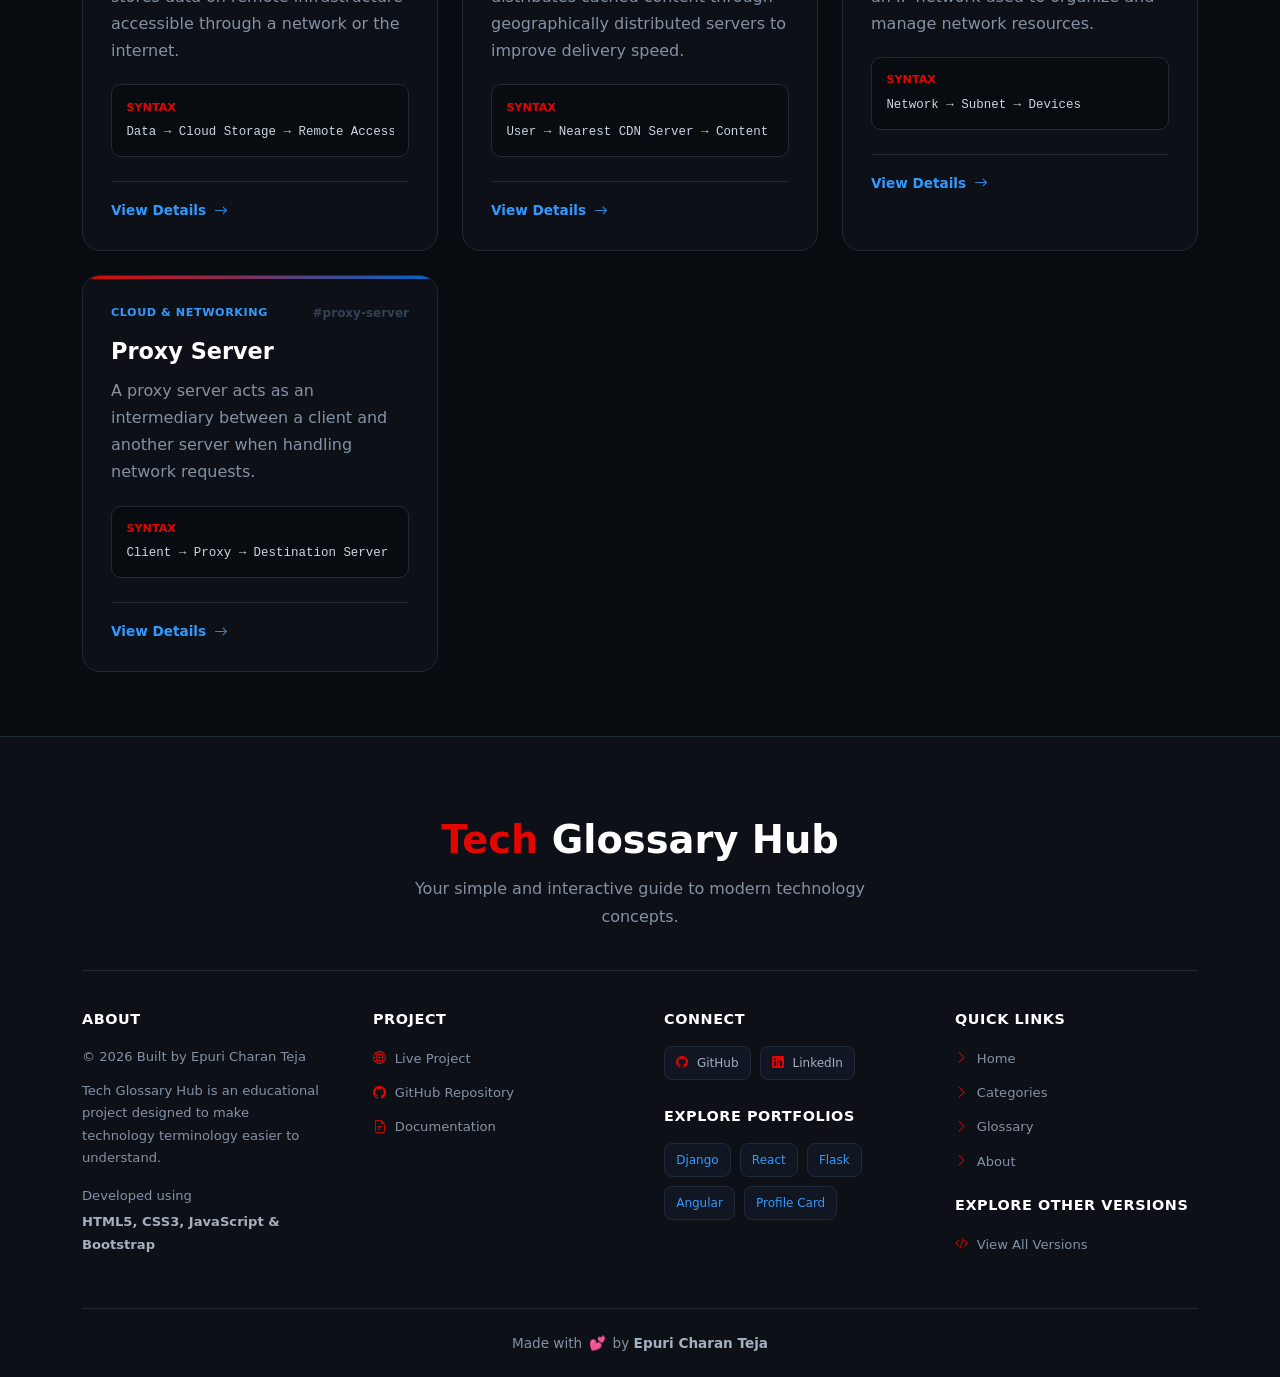
<file: pages/glossary.html>
<!DOCTYPE html>
<html lang="en">

<head>

    <meta charset="UTF-8">

    <meta
        name="viewport"
        content="width=device-width, initial-scale=1.0"
    >

    <meta
        name="description"
        content="Browse the Tech Glossary Hub and explore technology terms with clear definitions, syntax and practical examples."
    >

    <meta
        name="author"
        content="Epuri Charan Teja"
    >

    <meta
        name="robots"
        content="index, follow"
    >

    <meta
        name="theme-color"
        content="#0b0f14"
    >

    <meta
        name="application-name"
        content="Tech Glossary Hub"
    >

    <meta
        name="color-scheme"
        content="dark light"
    >

<link rel="icon" type="image/svg+xml" href="../assets/icons/tgh_html_logo.png">

    <link
        rel="canonical"
        href="https://charanepuri.github.io/tech-glossary-hub-html/pages/glossary.html"
    >


    <meta
        property="og:type"
        content="website"
    >

    <meta
        property="og:title"
        content="Glossary | Tech Glossary Hub"
    >

    <meta
        property="og:description"
        content="Search and explore technology terms with definitions, syntax and examples."
    >

    <meta
        property="og:url"
        content="https://charanepuri.github.io/tech-glossary-hub-html/pages/glossary.html"
    >

    <meta
        property="og:site_name"
        content="Tech Glossary Hub"
    >


    <title>
        Glossary | Tech Glossary Hub
    </title>


    <link
        href="https://cdn.jsdelivr.net/npm/bootstrap@5.3.8/dist/css/bootstrap.min.css"
        rel="stylesheet"
    >

    <link
        rel="stylesheet"
        href="https://cdn.jsdelivr.net/npm/bootstrap-icons@1.13.1/font/bootstrap-icons.min.css"
    >

    <link
        rel="stylesheet"
        href="../css/style.css"
    >

    <style>
        /* =========================================
           Glossary Page Styles
        ========================================= */

        /* =========================================
           Glossary Header
        ========================================= */
        .glossary-header {
            position: relative;
            padding: 5rem 0;
            overflow: hidden;
            background: radial-gradient(circle at 50% 0%, rgba(225, 6, 0, 0.15), transparent 45%), #05070a;
            border-bottom: 1px solid #202938;
        }

        .glossary-header::before {
            content: "";
            position: absolute;
            inset: 0;
            background-image: linear-gradient(rgba(255, 255, 255, 0.02) 1px, transparent 1px),
                              linear-gradient(90deg, rgba(255, 255, 255, 0.02) 1px, transparent 1px);
            background-size: 40px 40px;
        }

        .glossary-header .text-center {
            position: relative;
            z-index: 1;
        }

        .glossary-badge {
            display: inline-flex;
            align-items: center;
            gap: 0.5rem;
            padding: 0.45rem 0.9rem;
            border-radius: 50px;
            background: rgba(225, 6, 0, 0.1);
            border: 1px solid rgba(225, 6, 0, 0.25);
            color: #ff4b45;
            font-size: 0.8rem;
            font-weight: 700;
            letter-spacing: 0.08em;
        }

        .glossary-header h1 {
            position: relative;
            margin-top: 1.25rem;
            color: #ffffff;
            font-size: clamp(2.4rem, 5vw, 3.8rem);
            font-weight: 800;
        }

        .glossary-header p {
            position: relative;
            max-width: 650px;
            margin: 1rem auto 0;
            color: #8491a5;
            line-height: 1.7;
        }

        /* =========================================
           Glossary Page
        ========================================= */
        .glossary-page {
            min-height: 70vh;
            padding: 4rem 0;
            background: #080b10;
        }

        /* =========================================
           Toolbar
        ========================================= */
        .glossary-toolbar {
            display: flex;
            align-items: center;
            justify-content: space-between;
            gap: 2rem;
            margin-bottom: 1.5rem;
        }

        .glossary-search {
            flex: 1;
            max-width: 650px;
        }

        .glossary-search .input-group {
            padding: 0.3rem;
            border: 1px solid #263244;
            border-radius: 12px;
            background: #0d1117;
            transition: border-color 0.3s ease, box-shadow 0.3s ease;
        }

        .glossary-search .input-group:focus-within {
            border-color: #e10600;
            box-shadow: 0 0 0 3px rgba(225, 6, 0, 0.1);
        }

        .glossary-search .input-group-text {
            border: none;
            background: transparent;
            color: #64748b;
        }

        .glossary-search .form-control {
            border: none;
            box-shadow: none;
            background: transparent;
            color: #ffffff;
        }

        .glossary-search .form-control::placeholder {
            color: #64748b;
        }

        .glossary-search .form-control:focus {
            outline: none;
            box-shadow: none;
            background: transparent;
        }

        .glossary-count {
            min-width: 100px;
            text-align: right;
        }

        .glossary-count strong {
            color: #ffffff;
            font-size: 1.5rem;
            display: block;
        }

        .glossary-count span {
            display: block;
            color: #64748b;
            font-size: 0.8rem;
        }

        /* =========================================
           Filter Buttons
        ========================================= */
        .glossary-filter {
            display: flex;
            flex-wrap: wrap;
            justify-content: center;
            gap: 0.65rem;
            margin-bottom: 2.5rem;
        }

        .filter-btn {
            position: relative;
            padding: 0.6rem 1rem;
            border: 1px solid #263244;
            border-radius: 50px;
            background: #0d1117;
            color: #8491a5;
            font-size: 0.8rem;
            font-weight: 650;
            cursor: pointer;
            transition: color 0.3s ease, background 0.3s ease, border-color 0.3s ease, transform 0.3s ease;
        }

        .filter-btn:hover {
            border-color: #e10600;
            color: #ffffff;
            transform: translateY(-2px);
        }

        .filter-btn.active {
            border-color: #e10600;
            background: #e10600;
            color: #ffffff;
            box-shadow: 0 5px 20px rgba(225, 6, 0, 0.2);
        }

        .filter-btn.active::after {
            content: "";
            position: absolute;
            left: 50%;
            bottom: -5px;
            width: 5px;
            height: 5px;
            border-radius: 50%;
            background: #3399ff;
            transform: translateX(-50%);
        }

        /* =========================================
           Glossary Cards
        ========================================= */
        .glossary-card {
            position: relative;
            height: 100%;
            padding: 1.75rem;
            border: 1px solid #202938;
            border-radius: 18px;
            background: #0d1117;
            overflow: hidden;
            transition: transform 0.3s ease, border-color 0.3s ease, box-shadow 0.3s ease;
            animation: glossaryCardEnter 0.35s ease both;
        }

        .glossary-card::before {
            content: "";
            position: absolute;
            top: 0;
            left: 0;
            width: 100%;
            height: 3px;
            background: linear-gradient(90deg, #e10600, #0066cc);
        }

        .glossary-card:hover {
            transform: translateY(-5px);
            border-color: #344154;
            box-shadow: 0 15px 35px rgba(0, 0, 0, 0.3);
        }

        .glossary-card-top {
            display: flex;
            align-items: center;
            justify-content: space-between;
            gap: 1rem;
        }

        .glossary-card .term-category {
            color: #3399ff;
            font-size: 0.7rem;
            font-weight: 700;
            text-transform: uppercase;
            letter-spacing: 0.05em;
        }

        .term-number {
            color: #334155;
            font-size: 0.75rem;
            font-weight: 700;
        }

        .glossary-card h2 {
            margin-top: 1rem;
            color: #ffffff;
            font-size: 1.4rem;
            font-weight: 750;
        }

        .glossary-card > p {
            margin-top: 0.75rem;
            color: #8491a5;
            line-height: 1.7;
        }

        /* =========================================
           Syntax
        ========================================= */
        .term-syntax {
            margin-top: 1.25rem;
            padding: 0.9rem;
            border: 1px solid #202938;
            border-radius: 10px;
            background: #080b10;
        }

        .term-syntax span {
            display: block;
            margin-bottom: 0.4rem;
            color: #e10600;
            font-size: 0.7rem;
            font-weight: 700;
            text-transform: uppercase;
        }

        .term-syntax code {
            display: block;
            overflow-x: auto;
            color: #cbd5e1;
            font-size: 0.78rem;
            white-space: nowrap;
        }

        /* =========================================
           Card Footer
        ========================================= */
        .glossary-card-footer {
            margin-top: 1.5rem;
            padding-top: 1rem;
            border-top: 1px solid #202938;
        }

        .view-term {
            display: inline-flex;
            align-items: center;
            gap: 0.5rem;
            color: #3399ff;
            font-size: 0.85rem;
            font-weight: 700;
            text-decoration: none;
            transition: color 0.3s ease;
        }

        .view-term i {
            transition: transform 0.3s ease;
        }

        .view-term:hover {
            color: #ffffff;
        }

        .view-term:hover i {
            transform: translateX(5px);
        }

        /* =========================================
           Empty State
        ========================================= */
        .glossary-empty {
            padding: 6rem 1rem;
            text-align: center;
        }

        .empty-icon {
            width: 70px;
            height: 70px;
            display: flex;
            align-items: center;
            justify-content: center;
            margin: 0 auto 1.25rem;
            border-radius: 50%;
            background: rgba(225, 6, 0, 0.1);
            color: #e10600;
            font-size: 1.7rem;
        }

        .glossary-empty h3 {
            color: #ffffff;
            font-size: 1.3rem;
            font-weight: 700;
            margin-bottom: 0.5rem;
        }

        .glossary-empty p {
            color: #64748b;
            font-size: 0.95rem;
        }

        /* =========================================
           Card Animation
        ========================================= */
        @keyframes glossaryCardEnter {
            from {
                opacity: 0;
                transform: translateY(12px);
            }
            to {
                opacity: 1;
                transform: translateY(0);
            }
        }

        /* =========================================
           Responsive
        ========================================= */
        @media (max-width: 767px) {
            .glossary-header {
                padding: 4rem 0;
            }

            .glossary-toolbar {
                align-items: stretch;
                flex-direction: column;
                gap: 1rem;
            }

            .glossary-search {
                max-width: none;
            }

            .glossary-count {
                text-align: left;
            }

            .glossary-filter {
                gap: 0.45rem;
            }

            .filter-btn {
                font-size: 0.75rem;
                padding: 0.45rem 0.75rem;
            }

            .glossary-card {
                padding: 1.5rem;
            }

            .glossary-card h2 {
                font-size: 1.2rem;
            }

            .glossary-card > p {
                font-size: 0.9rem;
            }

            .term-syntax code {
                font-size: 0.75rem;
            }
        }

        @media (max-width: 576px) {
            .glossary-header h1 {
                font-size: 2rem;
            }

            .glossary-header p {
                font-size: 0.9rem;
            }

            .glossary-toolbar {
                margin-bottom: 1rem;
            }

            .glossary-search .input-group {
                padding: 0.25rem;
            }

            .glossary-search .form-control {
                font-size: 0.9rem;
                padding: 0.6rem;
            }

            .glossary-count strong {
                font-size: 1.2rem;
            }

            .glossary-count span {
                font-size: 0.75rem;
            }

            .glossary-filter {
                gap: 0.4rem;
                margin-bottom: 2rem;
            }

            .filter-btn {
                font-size: 0.7rem;
                padding: 0.4rem 0.65rem;
            }

            .glossary-card {
                padding: 1.25rem;
                border-radius: 14px;
            }

            .glossary-card h2 {
                font-size: 1rem;
                margin-top: 0.8rem;
            }

            .glossary-card > p {
                font-size: 0.85rem;
                margin-top: 0.5rem;
            }

            .term-syntax {
                margin-top: 1rem;
                padding: 0.75rem;
            }

            .term-syntax span {
                font-size: 0.65rem;
                margin-bottom: 0.3rem;
            }

            .term-syntax code {
                font-size: 0.7rem;
            }

            .glossary-card-footer {
                margin-top: 1rem;
                padding-top: 0.75rem;
            }

            .view-term {
                font-size: 0.8rem;
                gap: 0.35rem;
            }

            .empty-icon {
                width: 60px;
                height: 60px;
                font-size: 1.4rem;
            }

            .glossary-empty h3 {
                font-size: 1.1rem;
            }

            .glossary-empty p {
                font-size: 0.9rem;
            }
        }
    </style>

</head>


<body>


    <!-- =====================================
         Navbar
    ====================================== -->

    <nav
        class="navbar navbar-expand-lg site-navbar sticky-top"
    >

        <div class="container">


            <a
                class="navbar-brand brand"
                href="../index.html"
            >

                <span class="brand-icon">

                    <i class="bi bi-book-half"></i>

                </span>


                <span class="brand-text">

                    Tech Glossary Hub

                </span>

            </a>


            <button
                class="navbar-toggler"
                type="button"
                data-bs-toggle="collapse"
                data-bs-target="#mainNavigation"
                aria-controls="mainNavigation"
                aria-expanded="false"
                aria-label="Toggle navigation"
            >

                <span class="navbar-toggler-icon"></span>

            </button>


            <div
                class="collapse navbar-collapse"
                id="mainNavigation"
            >


                <ul class="navbar-nav ms-auto align-items-lg-center">


                    <li class="nav-item">

                        <a
                            class="nav-link"
                            href="../index.html"
                        >
                            Home
                        </a>

                    </li>


                    <li class="nav-item">

                        <a
                            class="nav-link"
                            href="../pages/categories.html"
                        >
                            Categories
                        </a>

                    </li>


                    <li class="nav-item">

                        <a
                            class="nav-link active"
                            href="glossary.html"
                        >
                            Glossary
                        </a>

                    </li>


                    <li class="nav-item">

                        <a
                            class="nav-link"
                            href="./about.html"
                        >
                            About
                        </a>

                    </li>


                    <li class="nav-item">

                        <a
                            class="nav-link"
                            href="other-versions.html"
                        >
                            Versions
                        </a>

                    </li>


                </ul>


                <button
                    class="theme-toggle"
                    id="themeToggle"
                    type="button"
                    aria-label="Toggle theme"
                    title="Toggle theme"
                >

                    <i class="bi bi-moon-fill"></i>

                </button>


            </div>

        </div>

    </nav>


    <!-- =====================================
         Header
    ====================================== -->

    <header class="glossary-header">


        <div class="container">


            <div class="text-center">


                <span class="glossary-badge">

                    <i class="bi bi-journal-code"></i>

                    TECH GLOSSARY

                </span>


                <h1>

                    Explore Technology Terms

                </h1>


                <p>

                    Browse technology concepts with simple
                    definitions, syntax, and practical examples.

                </p>


            </div>

        </div>

    </header>


    <!-- =====================================
         Glossary
    ====================================== -->

    <main class="glossary-page">


        <div class="container">


            <!-- Toolbar -->

            <div class="glossary-toolbar">


                <div class="glossary-search">


                    <div class="input-group">


                        <span class="input-group-text">

                            <i class="bi bi-search"></i>

                        </span>


                        <input
                            type="search"
                            id="glossarySearch"
                            class="form-control"
                            placeholder="Search terms..."
                            aria-label="Search glossary terms"
                        >


                    </div>

                </div>


                <div class="glossary-count">


                    <strong id="glossaryCount">
                        0
                    </strong>


                    <span>
                        Terms
                    </span>


                </div>


            </div>


            <!-- Filters -->

            <div
                class="glossary-filter"
                id="glossaryFilter"
            >

                <!--
                    Filter buttons are generated
                    dynamically using JavaScript.
                -->

            </div>


            <!-- Terms -->

            <div
                class="row g-4"
                id="glossaryContainer"
            >

                <!--
                    Terms generated dynamically.
                -->

            </div>


            <!-- Empty State -->

            <div
                class="glossary-empty"
                id="glossaryEmpty"
                hidden
            >


                <div class="empty-icon">

                    <i class="bi bi-search"></i>

                </div>


                <h3>

                    No Terms Found

                </h3>


                <p>

                    Try searching with another keyword.

                </p>


            </div>


        </div>

    </main>


<!-- =========================================
     Footer
========================================== -->

<footer class="site-footer">

    <div class="container">


        <!-- =====================================
             Project Header
        ====================================== -->

        <div class="footer-project-header">

            <h2>

                <span>Tech</span> Glossary Hub

            </h2>


            <p class="footer-project-tagline">

                Your simple and interactive guide to
                modern technology concepts.

            </p>

        </div>


        <!-- =====================================
             Footer Main
        ====================================== -->

        <div class="footer-main">

            <div class="row g-5">


                <!-- =================================
                     About
                ================================== -->

                <div class="col-lg-3 col-md-6">

                    <div class="footer-column">

                        <h5>
                            About
                        </h5>


                        <p class="footer-copyright">

                            © 2026 Built by
                            Epuri Charan Teja

                        </p>


                        <p class="footer-about-text">

                            Tech Glossary Hub is an
                            educational project designed
                            to make technology terminology
                            easier to understand.

                        </p>


                        <p class="footer-built-with">

                            Developed using

                            <strong>
                                HTML5, CSS3, JavaScript
                                & Bootstrap
                            </strong>

                        </p>

                    </div>

                </div>


                <!-- =================================
                     Project
                ================================== -->

                <div class="col-lg-3 col-md-6">

                    <div class="footer-column">

                        <h5>
                            Project
                        </h5>


                        <ul class="footer-links">


                            <li>

                                <a
                                    href="https://charanepuri.github.io/tech-glossary-hub-html/"
                                    target="_blank"
                                    rel="noopener noreferrer"
                                >

                                    <i
                                        class="bi bi-globe2"
                                    ></i>

                                    Live Project

                                </a>

                            </li>


                            <li>

                                <a
                                    href="https://github.com/charanepuri/tech-glossary-hub-html"
                                    target="_blank"
                                    rel="noopener noreferrer"
                                >

                                    <i
                                        class="bi bi-github"
                                    ></i>

                                    GitHub Repository

                                </a>

                            </li>


                            <li>

                                <a
                                    href="../assets/TECHGLOSSARYHUBHTML.pdf"
                                    target="_blank"
                                    rel="noopener noreferrer"
                                >

                                    <i
                                        class="bi bi-file-earmark-text"
                                    ></i>

                                    Documentation

                                </a>

                            </li>


                        </ul>

                    </div>

                </div>


                <!-- =================================
                     Connect + Explore Portfolios
                ================================== -->

                <div class="col-lg-3 col-md-6">

                    <div class="footer-column">

                        <h5>
                            Connect
                        </h5>


                        <div class="footer-social-links">


                            <a
                                class="footer-social-link"
                                href="https://github.com/charanepuri"
                                target="_blank"
                                rel="noopener noreferrer"
                            >

                                <i
                                    class="bi bi-github"
                                ></i>

                                GitHub

                            </a>


                            <a
                                class="footer-social-link"
                                href="https://www.linkedin.com/in/charan-teja-972aa9231"
                                target="_blank"
                                rel="noopener noreferrer"
                            >

                                <i
                                    class="bi bi-linkedin"
                                ></i>

                                LinkedIn

                            </a>


                        </div>


                        <h5>
                            Explore Portfolios
                        </h5>


                        <div class="footer-portfolio">


                            <a
                                href="https://portfolio-site-django.onrender.com"
                                target="_blank"
                                rel="noopener noreferrer"
                            >
                                Django
                            </a>


                            <a
                                href="https://charan-react-portfolio.vercel.app"
                                target="_blank"
                                rel="noopener noreferrer"
                            >
                                React
                            </a>


                            <a
                                href="https://flask-developer-dashboard-portfolio.onrender.com/"
                                target="_blank"
                                rel="noopener noreferrer"
                            >
                                Flask
                            </a>


                            <a
                                href="https://angular-portfolio-sigma-eight.vercel.app/"
                                target="_blank"
                                rel="noopener noreferrer"
                            >
                                Angular
                            </a>


                            <a
                                href="https://profile-card-angular.vercel.app/"
                                target="_blank"
                                rel="noopener noreferrer"
                            >
                                Profile Card
                            </a>


                        </div>

                    </div>

                </div>


                <!-- =================================
                     Quick Links
                ================================== -->

                <div class="col-lg-3 col-md-6">

                    <div class="footer-column">

                        <h5>
                            Quick Links
                        </h5>


                        <ul class="footer-links">


                            <li>

                                <a href="index.html">

                                    <i
                                        class="bi bi-chevron-right"
                                    ></i>

                                    Home

                                </a>

                            </li>


                            <li>

                                <a
                                    href="pages/categories.html"
                                >

                                    <i
                                        class="bi bi-chevron-right"
                                    ></i>

                                    Categories

                                </a>

                            </li>


                            <li>

                                <a
                                    href="pages/glossary.html"
                                >

                                    <i
                                        class="bi bi-chevron-right"
                                    ></i>

                                    Glossary

                                </a>

                            </li>


                            <li>

                                <a
                                    href="pages/about.html"
                                >

                                    <i
                                        class="bi bi-chevron-right"
                                    ></i>

                                    About

                                </a>

                            </li>


                        </ul>


                        <h5
                            class="mt-4"
                        >
                            Explore Other Versions
                        </h5>


                        <div
                            class="footer-project-links"
                        >


                            <a
                                class="footer-project-link"
                                href="../pages/other-versions.html"
                            >

                                <i
                                    class="bi bi-code-slash"
                                ></i>

                                View All Versions

                            </a>


                        </div>

                    </div>

                </div>


            </div>

        </div>


        <!-- =====================================
             Divider
        ====================================== -->

        <hr class="footer-divider">


        <!-- =====================================
             Footer Bottom
        ====================================== -->

        <div class="footer-bottom">

            <p class="footer-made-with">

                Made with
                <span class="heart">💕</span>
                by
                <strong>
                    Epuri Charan Teja
                </strong>

            </p>

        </div>


    </div>

</footer>


    <!-- Bootstrap JS -->

    <script
        src="https://cdn.jsdelivr.net/npm/bootstrap@5.3.8/dist/js/bootstrap.bundle.min.js"
    ></script>


    <!-- Data -->

    <script src="../data/glossary-data.js"></script>


    <!-- Main JS -->

    <script src="../js/app.js"></script>


    <!-- Glossary JS -->

    <script src="../js/glossary.js"></script>


</body>

</html>
</file>
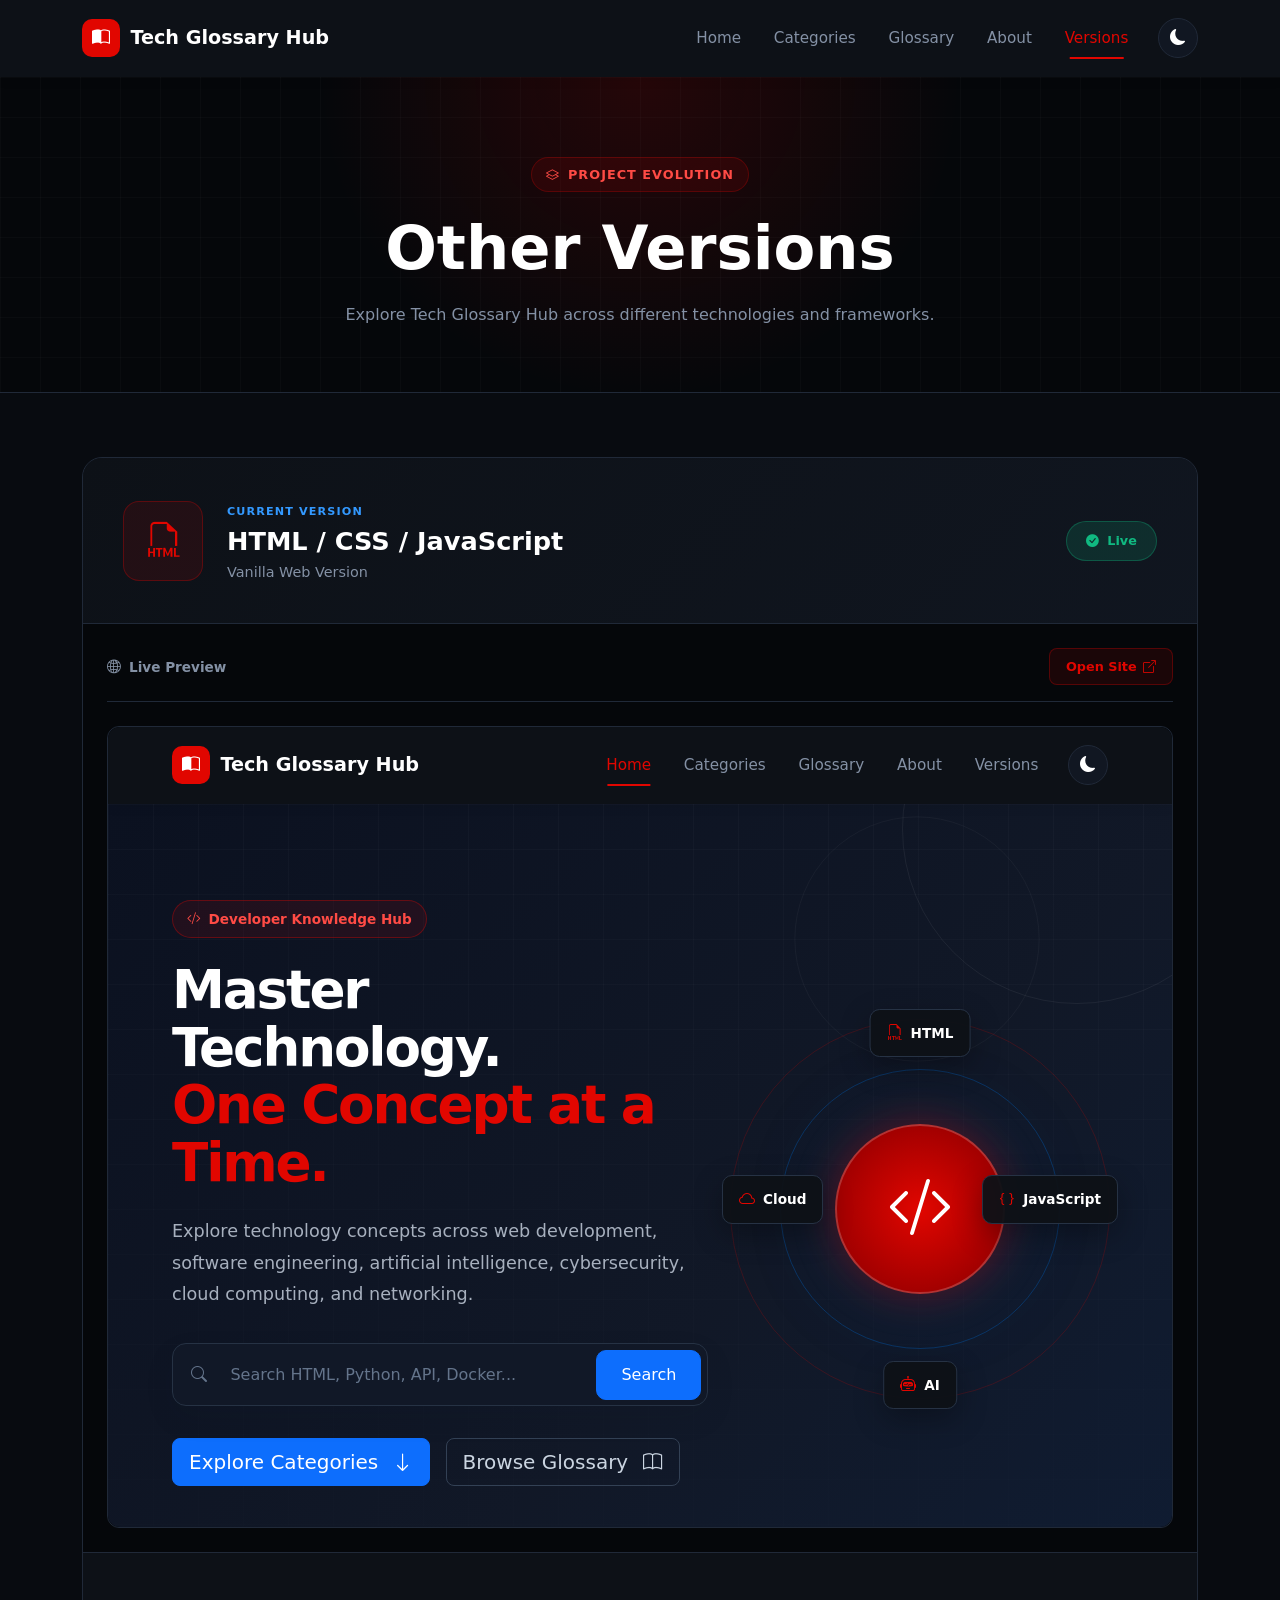
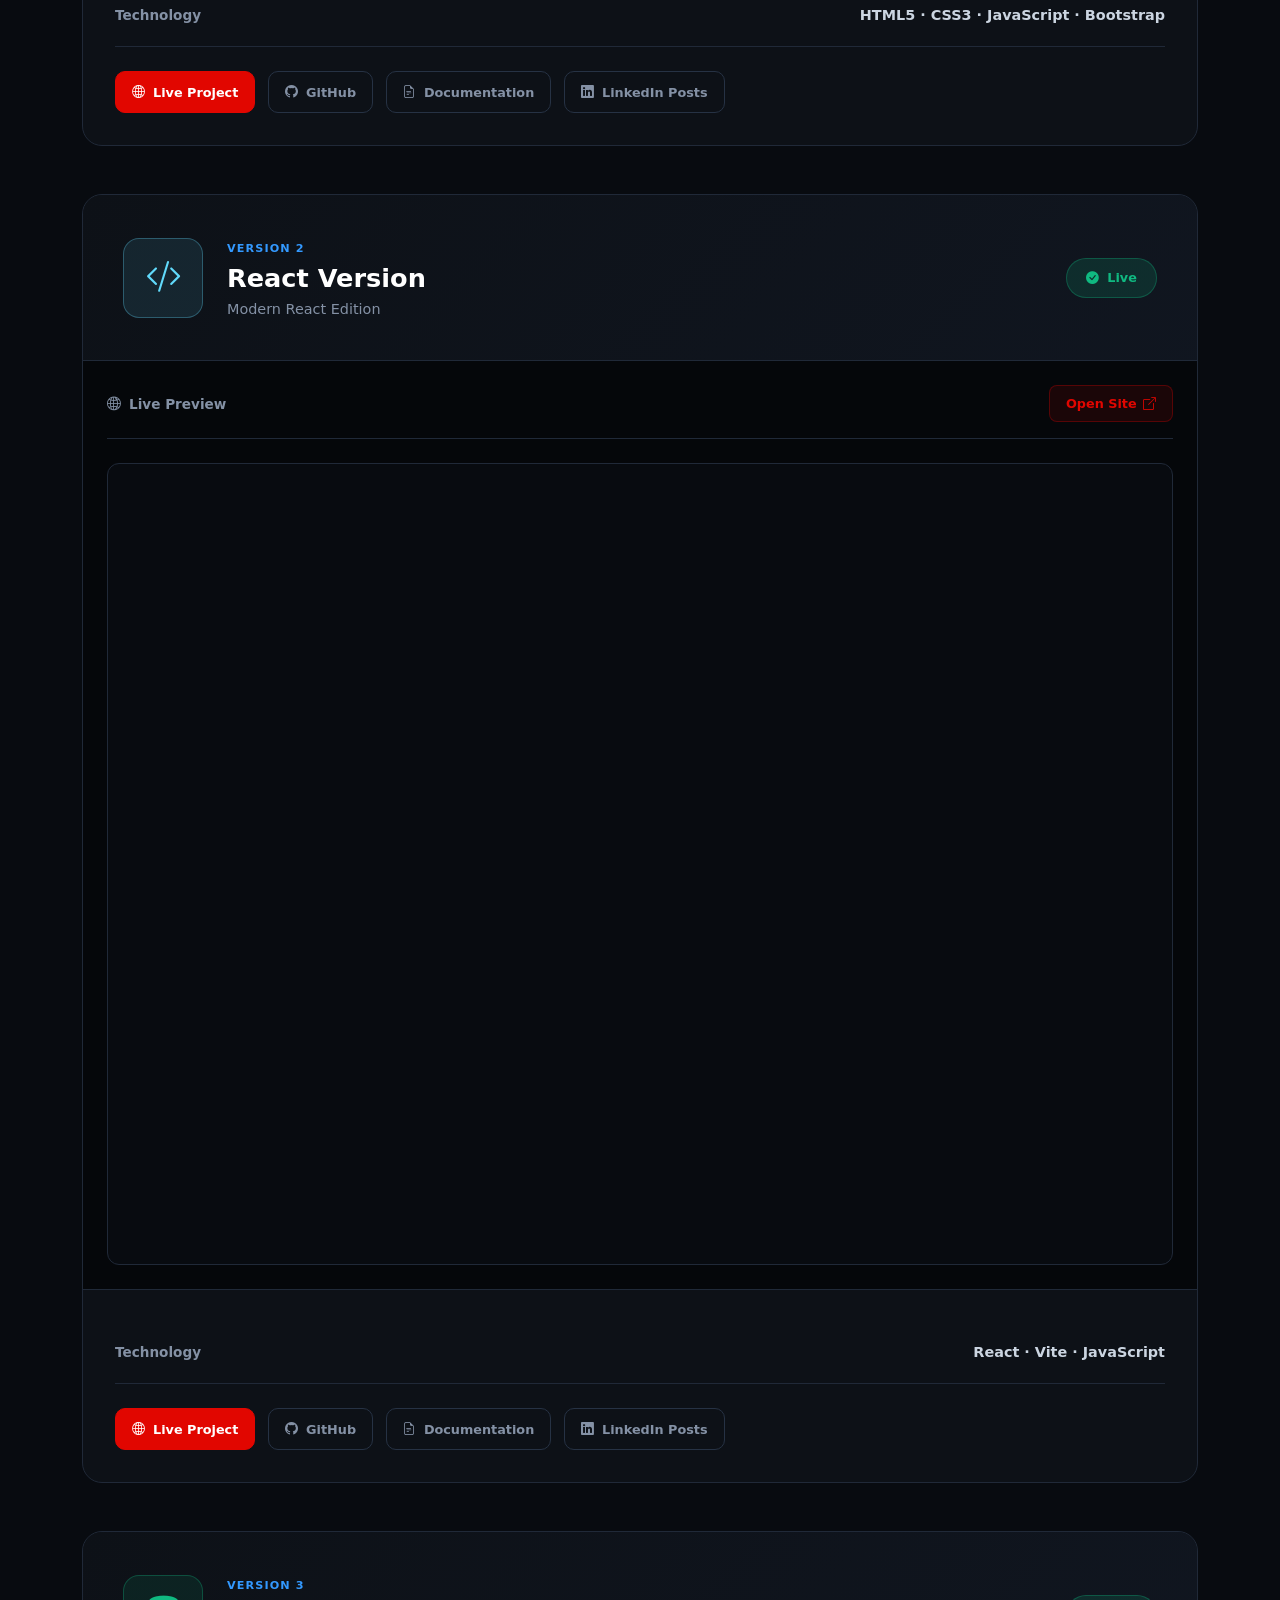
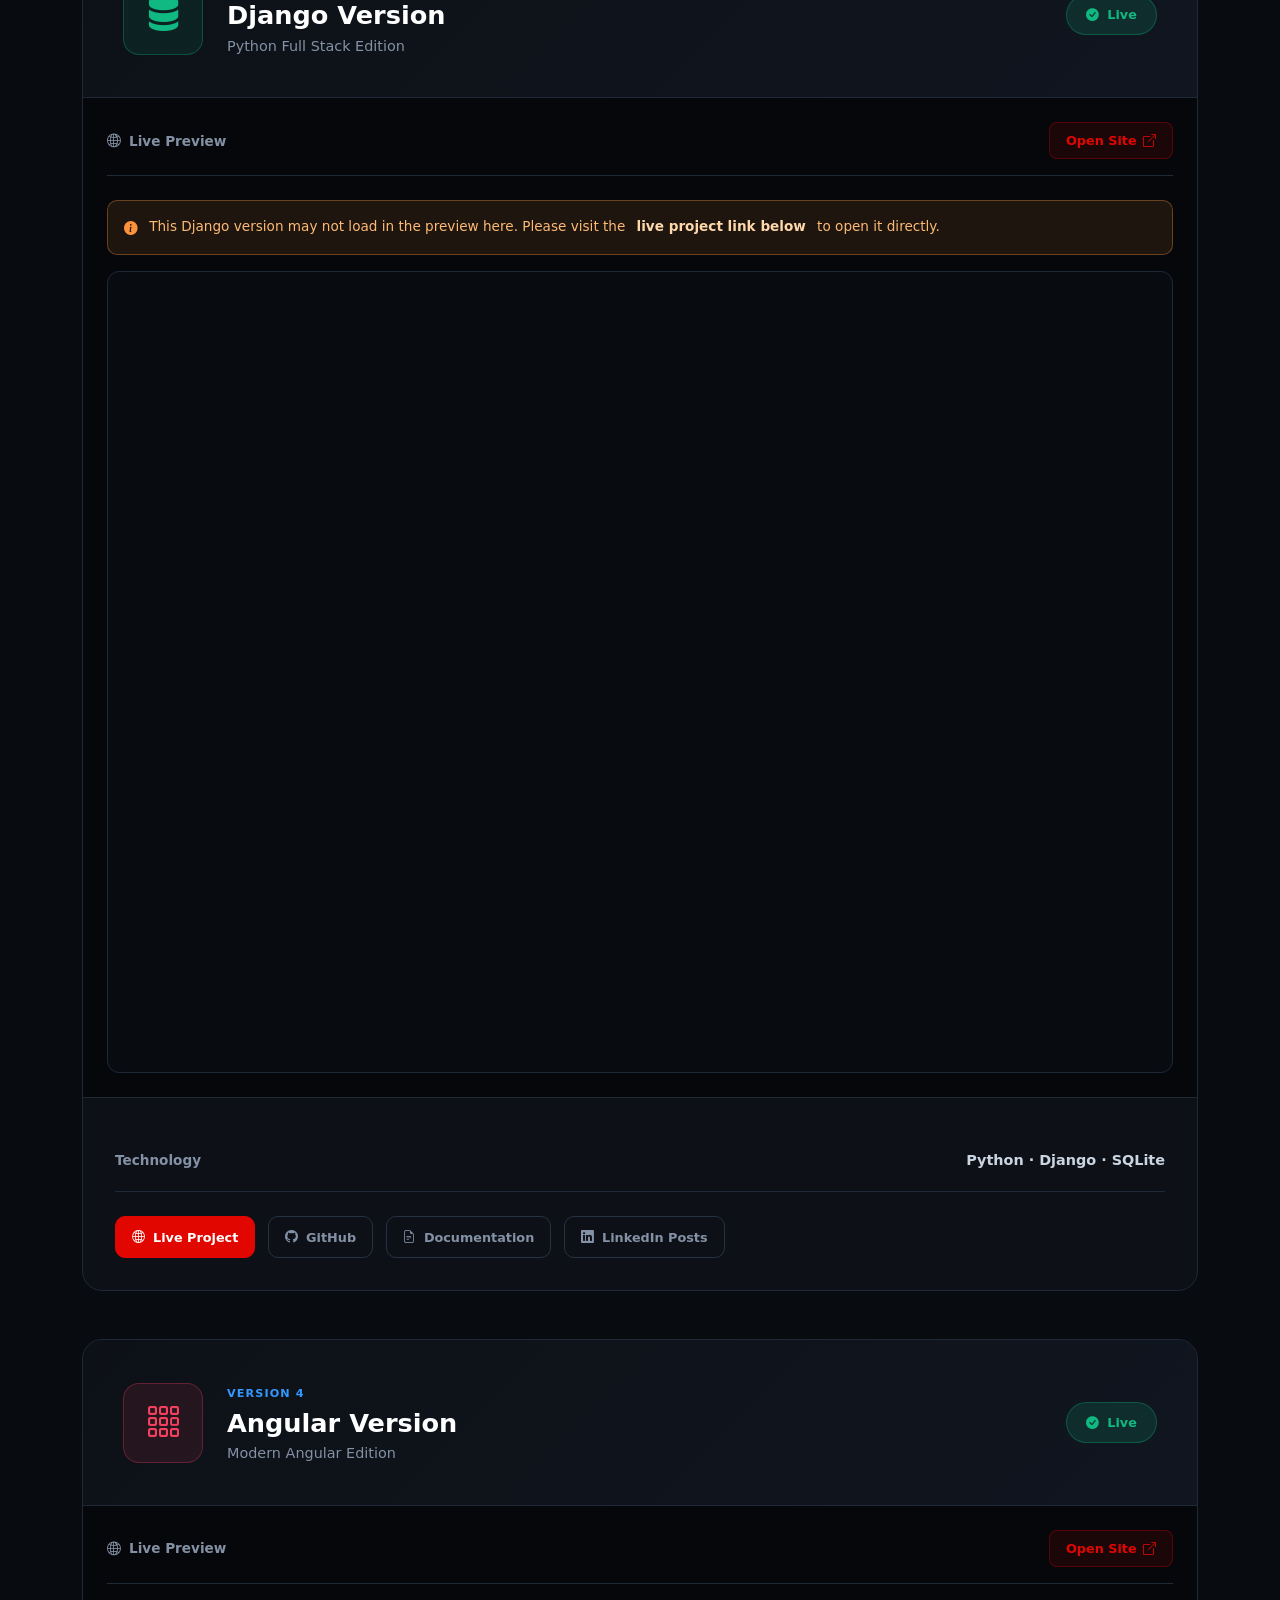
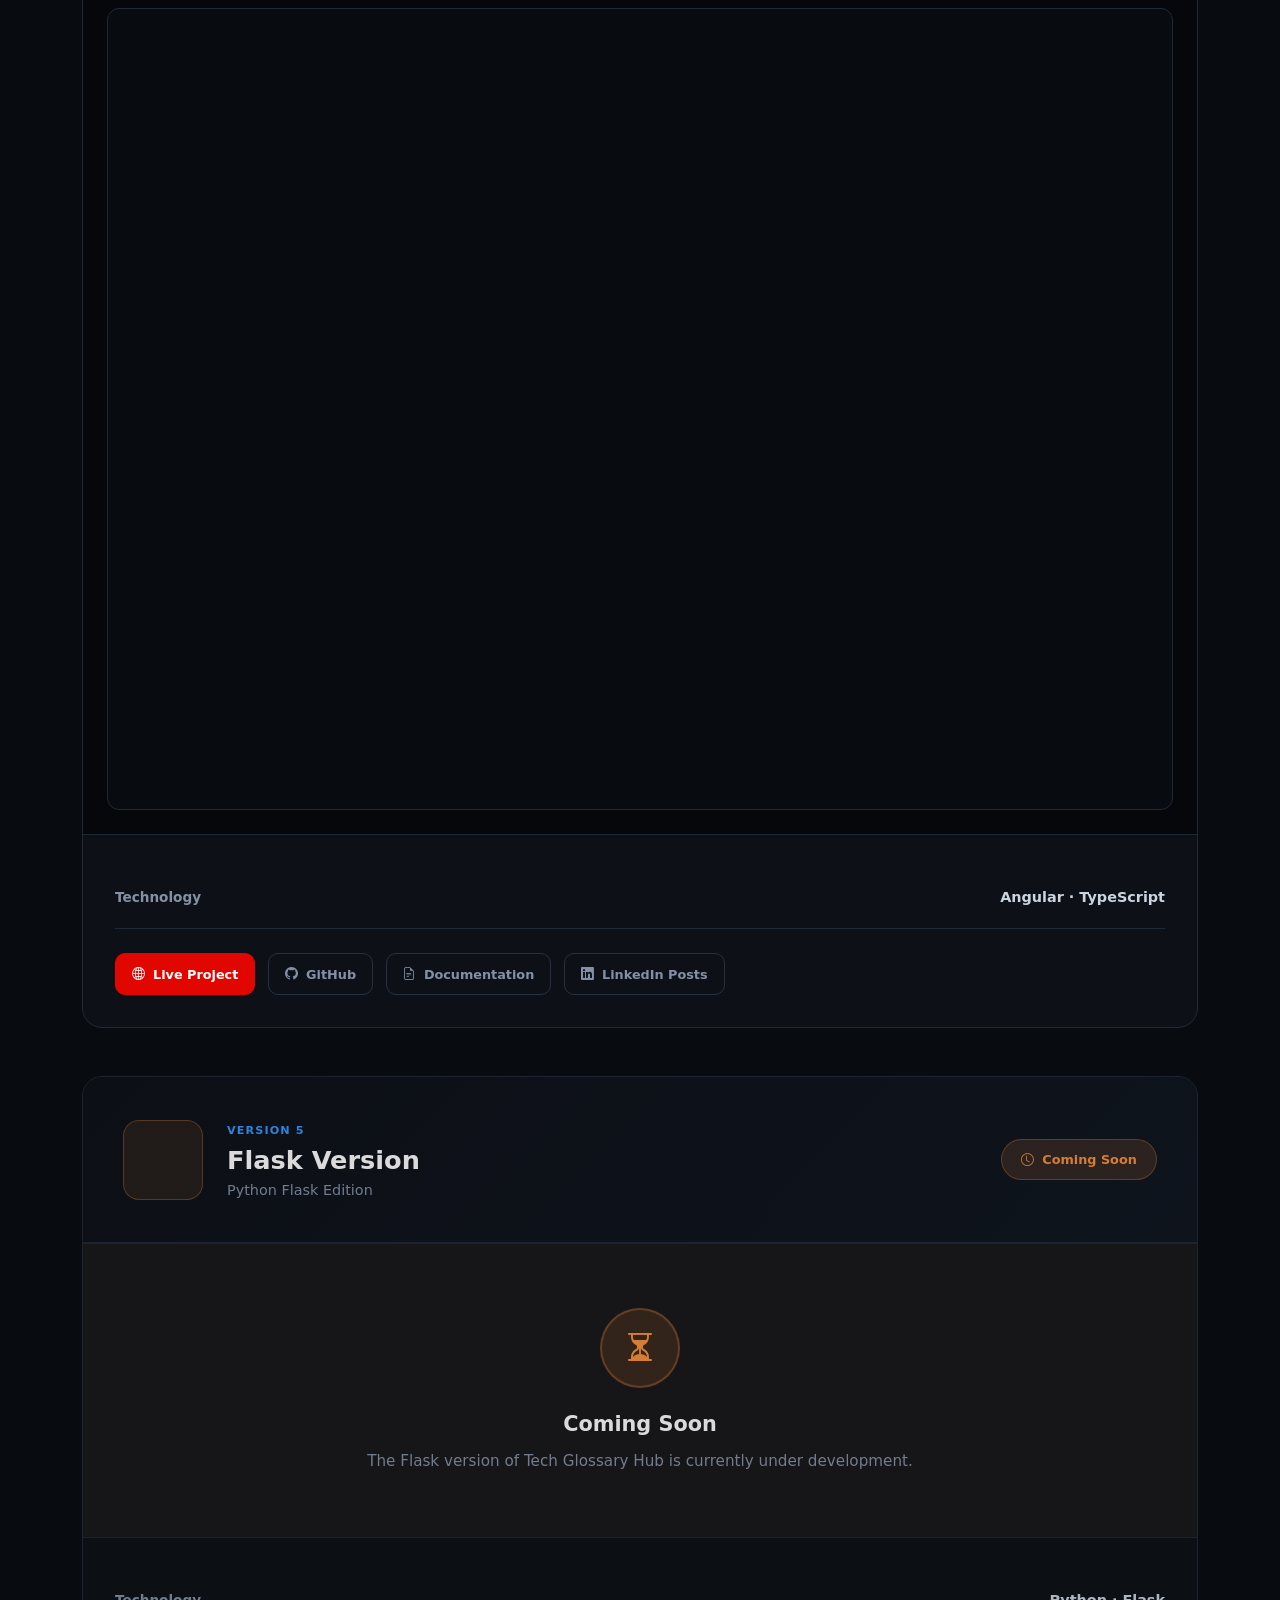
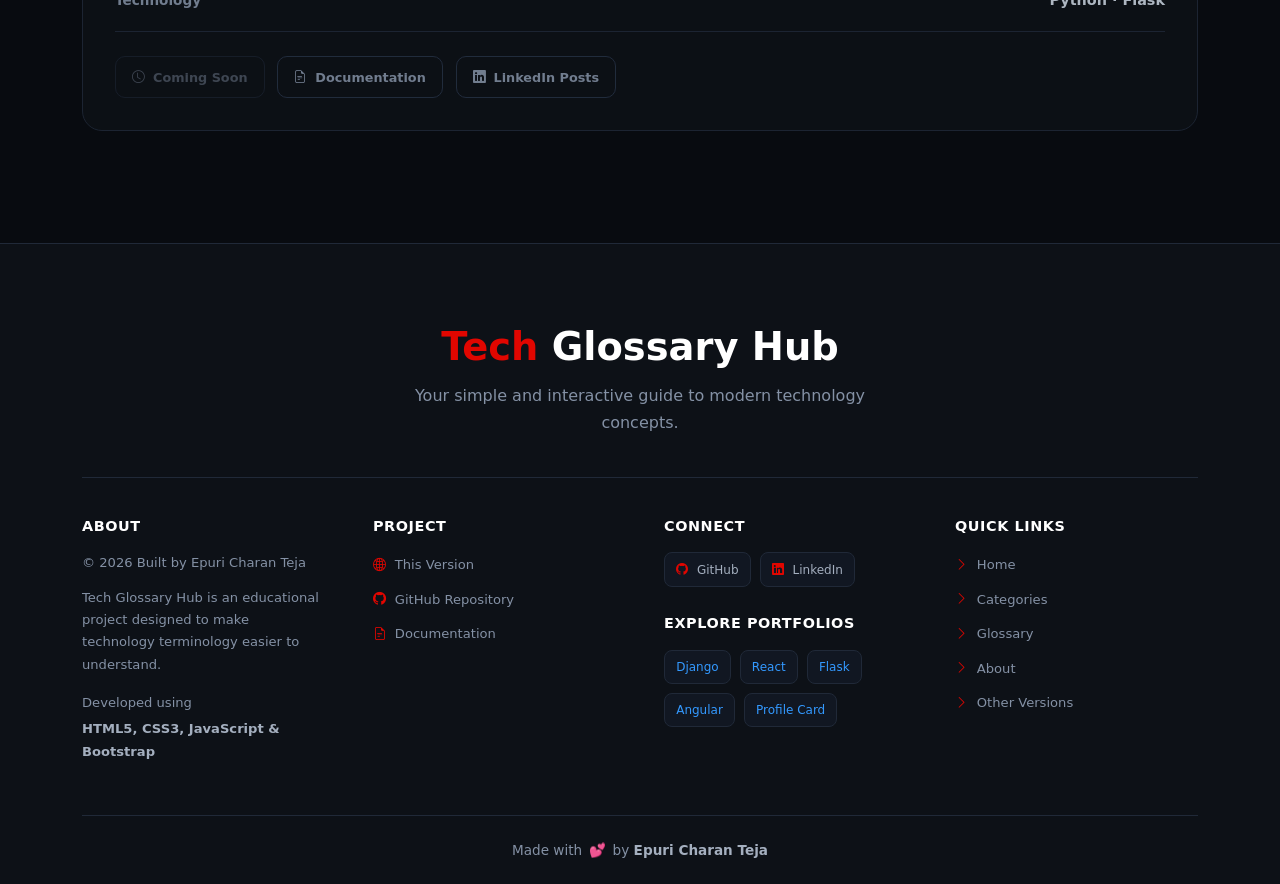
<file: pages/other-versions.html>
<!DOCTYPE html>
<html lang="en">

<head>

    <meta charset="UTF-8">

    <meta
        name="viewport"
        content="width=device-width, initial-scale=1.0"
    >

    <meta
        name="description"
        content="Explore the different Tech Glossary Hub versions built with HTML, React, Django, Angular and Flask."
    >

    <meta
        name="author"
        content="Epuri Charan Teja"
    >

    <meta
        name="robots"
        content="index, follow"
    >

    <meta
        name="theme-color"
        content="#0b0f14"
    >

    <meta
        name="application-name"
        content="Tech Glossary Hub"
    >

    <meta
        name="color-scheme"
        content="dark light"
    >

<link rel="icon" type="image/svg+xml" href="../assets/icons/tgh_html_logo.png">

    <link
        rel="canonical"
        href="https://charanepuri.github.io/tech-glossary-hub-html/pages/other-versions.html"
    >


    <meta
        property="og:type"
        content="website"
    >

    <meta
        property="og:title"
        content="Other Versions | Tech Glossary Hub"
    >

    <meta
        property="og:description"
        content="Explore Tech Glossary Hub versions built using different technologies and frameworks."
    >

    <meta
        property="og:url"
        content="https://charanepuri.github.io/tech-glossary-hub-html/pages/other-versions.html"
    >

    <meta
        property="og:site_name"
        content="Tech Glossary Hub"
    >


    <title>
        Other Versions | Tech Glossary Hub
    </title>


    <link
        href="https://cdn.jsdelivr.net/npm/bootstrap@5.3.8/dist/css/bootstrap.min.css"
        rel="stylesheet"
    >

    <link
        rel="stylesheet"
        href="https://cdn.jsdelivr.net/npm/bootstrap-icons@1.13.1/font/bootstrap-icons.min.css"
    >

    <link
        rel="stylesheet"
        href="../css/style.css"
    >

    <style>
        /* =========================================
           Other Versions Page Styles
        ========================================= */

        /* =========================================
           Versions Header
        ========================================= */
        .versions-header {
            position: relative;
            padding: 5rem 0 4rem;
            background: radial-gradient(circle at 50% 0%, rgba(225, 6, 0, 0.15), transparent 45%), #05070a;
            border-bottom: 1px solid #202938;
            overflow: hidden;
        }

        .versions-header::before {
            content: "";
            position: absolute;
            inset: 0;
            background-image: linear-gradient(rgba(255, 255, 255, 0.02) 1px, transparent 1px),
                              linear-gradient(90deg, rgba(255, 255, 255, 0.02) 1px, transparent 1px);
            background-size: 40px 40px;
        }

        .versions-header .text-center {
            position: relative;
            z-index: 1;
        }

        .versions-badge {
            display: inline-flex;
            align-items: center;
            gap: 0.5rem;
            padding: 0.45rem 0.9rem;
            border-radius: 50px;
            background: rgba(225, 6, 0, 0.1);
            border: 1px solid rgba(225, 6, 0, 0.25);
            color: #ff4b45;
            font-size: 0.8rem;
            font-weight: 700;
            letter-spacing: 0.08em;
        }

        .versions-header h1 {
            position: relative;
            margin-top: 1.25rem;
            color: #ffffff;
            font-size: clamp(2.4rem, 5vw, 3.8rem);
            font-weight: 800;
        }

        .versions-header p {
            position: relative;
            max-width: 650px;
            margin: 1rem auto 0;
            color: #8491a5;
            line-height: 1.7;
        }

        /* =========================================
           Versions Page Main
        ========================================= */
        .versions-page {
            min-height: 70vh;
            padding: 4rem 0;
            background: #080b10;
        }

        /* =========================================
           Version Cards
        ========================================= */
        .version-card {
            margin-bottom: 3rem;
            border: 1px solid #202938;
            border-radius: 20px;
            background: #0d1117;
            overflow: hidden;
            transition: all 0.3s ease;
        }

        .version-card:hover {
            border-color: #344154;
            box-shadow: 0 20px 50px rgba(225, 6, 0, 0.1);
        }

        /* =========================================
           Version Card Header
        ========================================= */
        .version-card-header {
            display: flex;
            align-items: center;
            justify-content: space-between;
            padding: 2.5rem;
            border-bottom: 1px solid #202938;
            background: linear-gradient(135deg, rgba(13, 17, 23, 0.8), rgba(17, 23, 34, 0.8));
        }

        .version-title {
            display: flex;
            align-items: center;
            gap: 1.5rem;
            flex: 1;
        }

        .version-icon {
            width: 80px;
            height: 80px;
            flex-shrink: 0;
            display: flex;
            align-items: center;
            justify-content: center;
            border-radius: 16px;
            background: rgba(225, 6, 0, 0.1);
            color: #e10600;
            font-size: 2.2rem;
            border: 1px solid rgba(225, 6, 0, 0.3);
        }

        .version-icon.react {
            background: rgba(97, 218, 251, 0.1);
            color: #61dafb;
            border-color: rgba(97, 218, 251, 0.3);
        }

        .version-icon.django {
            background: rgba(16, 185, 129, 0.1);
            color: #10b981;
            border-color: rgba(16, 185, 129, 0.3);
        }

        .version-icon.angular {
            background: rgba(244, 63, 94, 0.1);
            color: #f43f5e;
            border-color: rgba(244, 63, 94, 0.3);
        }

        .version-icon.flask {
            background: rgba(251, 146, 60, 0.1);
            color: #fb923c;
            border-color: rgba(251, 146, 60, 0.3);
        }

        .version-label {
            display: inline-block;
            color: #3399ff;
            font-size: 0.7rem;
            font-weight: 700;
            letter-spacing: 0.1em;
            text-transform: uppercase;
            margin-bottom: 0.3rem;
        }

        .version-title h2 {
            color: #ffffff;
            font-size: 1.6rem;
            font-weight: 800;
            margin-bottom: 0.3rem;
        }

        .version-title p {
            color: #8491a5;
            font-size: 0.9rem;
            margin: 0;
        }

        .version-status {
            display: inline-flex;
            align-items: center;
            gap: 0.5rem;
            padding: 0.6rem 1.2rem;
            border-radius: 50px;
            background: rgba(16, 185, 129, 0.15);
            border: 1px solid rgba(16, 185, 129, 0.3);
            color: #10b981;
            font-size: 0.8rem;
            font-weight: 700;
            white-space: nowrap;
        }

        .version-status.coming {
            background: rgba(251, 146, 60, 0.15);
            border-color: rgba(251, 146, 60, 0.3);
            color: #fb923c;
        }

        /* =========================================
           Version Preview
        ========================================= */
        .version-preview {
            padding: 1.5rem;
            background: #05070a;
            border-bottom: 1px solid #202938;
        }

        .preview-header {
            display: flex;
            align-items: center;
            justify-content: space-between;
            margin-bottom: 1.5rem;
            padding-bottom: 1rem;
            border-bottom: 1px solid #202938;
        }

        .preview-header span {
            display: flex;
            align-items: center;
            gap: 0.5rem;
            color: #8491a5;
            font-size: 0.85rem;
            font-weight: 600;
        }

        .preview-header a {
            display: inline-flex;
            align-items: center;
            gap: 0.4rem;
            padding: 0.5rem 1rem;
            border-radius: 8px;
            background: rgba(225, 6, 0, 0.1);
            color: #e10600;
            font-size: 0.8rem;
            font-weight: 600;
            text-decoration: none;
            transition: all 0.3s ease;
            border: 1px solid rgba(225, 6, 0, 0.3);
        }

        .preview-header a:hover {
            background: rgba(225, 6, 0, 0.25);
            border-color: #e10600;
            color: #ff1711;
        }

        .iframe-wrapper {
            position: relative;
            width: 100%;
            padding-bottom: 75%;
            height: 0;
            overflow: hidden;
            border-radius: 12px;
            background: #080b10;
            border: 1px solid #202938;
        }

        .iframe-wrapper iframe {
            position: absolute;
            top: 0;
            left: 0;
            width: 100%;
            height: 100%;
            border: none;
            border-radius: 12px;
        }

        .preview-notice {
            display: flex;
            align-items: flex-start;
            gap: 0.7rem;
            margin-bottom: 1rem;
            padding: 0.9rem 1rem;
            border: 1px solid rgba(251, 146, 60, 0.35);
            border-radius: 10px;
            background: rgba(251, 146, 60, 0.1);
            color: #fdba74;
            font-size: 0.85rem;
            line-height: 1.6;
        }

        .preview-notice i {
            flex-shrink: 0;
            margin-top: 0.15rem;
            color: #fb923c;
        }

        .preview-notice a {
            color: #fed7aa;
            font-weight: 700;
        }

        .preview-notice a:hover {
            color: #ffffff;
        }

        /* =========================================
           Version Details
        ========================================= */
        .version-details {
            padding: 2rem;
        }

        .version-meta {
            display: flex;
            justify-content: space-between;
            align-items: center;
            padding: 1.25rem 0;
            border-bottom: 1px solid #202938;
            margin-bottom: 1.5rem;
        }

        .version-meta span {
            color: #8491a5;
            font-size: 0.85rem;
            font-weight: 600;
        }

        .version-meta strong {
            color: #cbd5e1;
            font-size: 0.9rem;
            font-weight: 600;
        }

        .version-links {
            display: flex;
            flex-wrap: wrap;
            gap: 0.8rem;
        }

        .version-link {
            display: inline-flex;
            align-items: center;
            gap: 0.5rem;
            padding: 0.65rem 1rem;
            border: 1px solid #263244;
            border-radius: 10px;
            background: transparent;
            color: #8491a5;
            font-size: 0.8rem;
            font-weight: 600;
            text-decoration: none;
            transition: all 0.3s ease;
            cursor: pointer;
        }

        .version-link:hover {
            border-color: #e10600;
            color: #ffffff;
            background: rgba(225, 6, 0, 0.1);
        }

        .version-link.primary {
            border-color: #e10600;
            background: #e10600;
            color: #ffffff;
        }

        .version-link.primary:hover {
            background: #ff1711;
            border-color: #ff1711;
            box-shadow: 0 8px 16px rgba(225, 6, 0, 0.25);
        }

        .version-link.disabled {
            opacity: 0.5;
            cursor: not-allowed;
        }

        .version-link.disabled:hover {
            border-color: #263244;
            background: transparent;
            color: #8491a5;
        }

        /* =========================================
           Coming Soon Card
        ========================================= */
        .coming-soon-card {
            opacity: 0.85;
        }

        .version-coming-soon {
            padding: 4rem 2rem;
            text-align: center;
            background: rgba(251, 146, 60, 0.05);
            border-top: 1px solid #202938;
            border-bottom: 1px solid #202938;
        }

        .coming-soon-icon {
            width: 80px;
            height: 80px;
            display: flex;
            align-items: center;
            justify-content: center;
            margin: 0 auto 1.5rem;
            border-radius: 50%;
            background: rgba(251, 146, 60, 0.15);
            color: #fb923c;
            font-size: 2rem;
            border: 2px solid rgba(251, 146, 60, 0.3);
        }

        .version-coming-soon h3 {
            color: #ffffff;
            font-size: 1.3rem;
            font-weight: 700;
            margin-bottom: 0.8rem;
        }

        .version-coming-soon p {
            color: #8491a5;
            font-size: 0.95rem;
            margin: 0;
        }

        /* =========================================
           Responsive
        ========================================= */
        @media (max-width: 991px) {
            .version-card-header {
                flex-direction: column;
                align-items: flex-start;
                gap: 1rem;
            }

            .version-title {
                width: 100%;
            }

            .version-status {
                align-self: flex-start;
            }
        }

        @media (max-width: 767px) {
            .versions-header {
                padding: 3.5rem 0 3rem;
            }

            .versions-page {
                padding: 2rem 0;
            }

            .versions-header h1 {
                font-size: 2.2rem;
            }

            .version-card-header {
                padding: 1.5rem;
            }

            .version-icon {
                width: 70px;
                height: 70px;
                font-size: 1.8rem;
            }

            .version-title h2 {
                font-size: 1.3rem;
            }

            .version-preview {
                padding: 1rem;
            }

            .preview-header {
                flex-direction: column;
                align-items: flex-start;
                gap: 1rem;
                margin-bottom: 1rem;
            }

            .preview-header a {
                width: 100%;
                justify-content: center;
            }

            .version-details {
                padding: 1.5rem;
            }

            .version-meta {
                flex-direction: column;
                align-items: flex-start;
            }

            .version-links {
                gap: 0.6rem;
            }

            .version-link {
                flex: 1;
                min-width: calc(50% - 0.3rem);
                justify-content: center;
            }
        }

        @media (max-width: 576px) {
            .versions-header h1 {
                font-size: 1.8rem;
            }

            .version-card {
                margin-bottom: 2rem;
                border-radius: 16px;
            }

            .version-card-header {
                padding: 1.25rem;
            }

            .version-icon {
                width: 60px;
                height: 60px;
                font-size: 1.5rem;
            }

            .version-title h2 {
                font-size: 1.1rem;
            }

            .version-title p {
                font-size: 0.8rem;
            }

            .version-status {
                padding: 0.5rem 0.9rem;
                font-size: 0.7rem;
            }

            .version-details {
                padding: 1rem;
            }

            .version-meta {
                font-size: 0.8rem;
            }

            .version-links {
                gap: 0.5rem;
            }

            .version-link {
                min-width: calc(50% - 0.25rem);
                padding: 0.5rem 0.75rem;
                font-size: 0.7rem;
            }

            .version-link i {
                display: none;
            }

            .coming-soon-icon {
                width: 70px;
                height: 70px;
                font-size: 1.5rem;
            }

            .version-coming-soon {
                padding: 2.5rem 1rem;
            }

            .version-coming-soon h3 {
                font-size: 1.1rem;
            }
        }
    </style>

</head>


<body>


    <!-- =====================================
         Navbar
    ====================================== -->

    <nav class="navbar navbar-expand-lg site-navbar sticky-top">

        <div class="container">


            <a
                class="navbar-brand brand"
                href="../index.html"
            >

                <span class="brand-icon">

                    <i class="bi bi-book-half"></i>

                </span>


                <span class="brand-text">

                    Tech Glossary Hub

                </span>

            </a>


            <button
                class="navbar-toggler"
                type="button"
                data-bs-toggle="collapse"
                data-bs-target="#mainNavigation"
                aria-controls="mainNavigation"
                aria-expanded="false"
                aria-label="Toggle navigation"
            >

                <span class="navbar-toggler-icon"></span>

            </button>


            <div
                class="collapse navbar-collapse"
                id="mainNavigation"
            >

                <ul class="navbar-nav ms-auto align-items-lg-center">


                    <li class="nav-item">

                        <a
                            class="nav-link"
                            href="../index.html"
                        >
                            Home
                        </a>

                    </li>


                    <li class="nav-item">

                        <a
                            class="nav-link"
                            href="categories.html"
                        >
                            Categories
                        </a>

                    </li>


                    <li class="nav-item">

                        <a
                            class="nav-link"
                            href="glossary.html"
                        >
                            Glossary
                        </a>

                    </li>


                    <li class="nav-item">

                        <a
                            class="nav-link"
                            href="about.html"
                        >
                            About
                        </a>

                    </li>


                    <li class="nav-item">

                        <a
                            class="nav-link active"
                            href="other-versions.html"
                        >
                            Versions
                        </a>

                    </li>


                </ul>


                <button
                    class="theme-toggle"
                    id="themeToggle"
                    type="button"
                    aria-label="Toggle theme"
                    title="Toggle theme"
                >

                    <i class="bi bi-moon-fill"></i>

                </button>

            </div>

        </div>

    </nav>


    <!-- =====================================
         Page Header
    ====================================== -->

    <header class="versions-header">

        <div class="container">

            <div class="text-center">


                <span class="versions-badge">

                    <i class="bi bi-layers"></i>

                    PROJECT EVOLUTION

                </span>


                <h1>

                    Other Versions

                </h1>


                <p>

                    Explore Tech Glossary Hub across different
                    technologies and frameworks.

                </p>

            </div>

        </div>

    </header>


    <!-- =====================================
         Versions
    ====================================== -->

    <main class="versions-page">

        <div class="container">


            <!-- =================================
                 HTML Version
            ================================== -->

            <article class="version-card">


                <div class="version-card-header">


                    <div class="version-title">


                        <div class="version-icon">

                            <i
                                class="bi bi-filetype-html"
                            ></i>

                        </div>


                        <div>

                            <span class="version-label">

                                CURRENT VERSION

                            </span>


                            <h2>

                                HTML / CSS / JavaScript

                            </h2>


                            <p>

                                Vanilla Web Version

                            </p>

                        </div>

                    </div>


                    <span class="version-status active">

                        <i class="bi bi-check-circle-fill"></i>

                        Live

                    </span>

                </div>


                <div class="version-preview">


                    <div class="preview-header">

                        <span>

                            <i class="bi bi-globe2"></i>

                            Live Preview

                        </span>


                        <a
                            href="https://charanepuri.github.io/tech-glossary-hub-html/"
                            target="_blank"
                            rel="noopener noreferrer"
                        >

                            Open Site
                            <i
                                class="bi bi-box-arrow-up-right"
                            ></i>

                        </a>

                    </div>


                    <div class="iframe-wrapper">

                        <iframe
                            src="https://charanepuri.github.io/tech-glossary-hub-html/"
                            title="Tech Glossary Hub HTML Version"
                            loading="lazy"
                        ></iframe>

                    </div>

                </div>


                <div class="version-details">


                    <div class="version-meta">

                        <span>
                            Technology
                        </span>

                        <strong>
                            HTML5 · CSS3 · JavaScript · Bootstrap
                        </strong>

                    </div>


                    <div class="version-links">


                        <a
                            href="https://charanepuri.github.io/tech-glossary-hub-html/"
                            target="_blank"
                            rel="noopener noreferrer"
                            class="version-link primary"
                        >

                            <i class="bi bi-globe2"></i>

                            Live Project

                        </a>


                        <a
                            href="https://github.com/charanepuri/tech-glossary-hub-html"
                            target="_blank"
                            rel="noopener noreferrer"
                            class="version-link"
                        >

                            <i class="bi bi-github"></i>

                            GitHub

                        </a>


                        <a
                            href="#"
                            class="version-link"
                        >

                            <i class="bi bi-file-earmark-text"></i>

                            Documentation

                        </a>


                        <a
                            href="#"
                            class="version-link"
                        >

                            <i class="bi bi-linkedin"></i>

                            LinkedIn Posts

                        </a>

                    </div>

                </div>

            </article>


            <!-- =================================
                 React Version
            ================================== -->

            <article class="version-card">


                <div class="version-card-header">


                    <div class="version-title">


                        <div class="version-icon react">

                            <i class="bi bi-code-slash"></i>

                        </div>


                        <div>

                            <span class="version-label">

                                VERSION 2

                            </span>


                            <h2>

                                React Version

                            </h2>


                            <p>

                                Modern React Edition

                            </p>

                        </div>

                    </div>


                    <span class="version-status active">

                        <i class="bi bi-check-circle-fill"></i>

                        Live

                    </span>

                </div>


                <div class="version-preview">


                    <div class="preview-header">

                        <span>

                            <i class="bi bi-globe2"></i>

                            Live Preview

                        </span>


                        <a
                            href="https://tech-glossary-hub-react.vercel.app/"
                            target="_blank"
                            rel="noopener noreferrer"
                        >

                            Open Site
                            <i
                                class="bi bi-box-arrow-up-right"
                            ></i>

                        </a>

                    </div>


                    <div class="iframe-wrapper">

                        <iframe
                            src="https://tech-glossary-hub-react.vercel.app/"
                            title="Tech Glossary Hub React Version"
                            loading="lazy"
                        ></iframe>

                    </div>

                </div>


                <div class="version-details">


                    <div class="version-meta">

                        <span>
                            Technology
                        </span>

                        <strong>
                            React · Vite · JavaScript
                        </strong>

                    </div>


                    <div class="version-links">


                        <a
                            href="https://tech-glossary-hub-react.vercel.app/"
                            target="_blank"
                            rel="noopener noreferrer"
                            class="version-link primary"
                        >

                            <i class="bi bi-globe2"></i>

                            Live Project

                        </a>


                        <a
                            href="https://github.com/charanepuri/tech-glossary-hub-react"
                            target="_blank"
                            rel="noopener noreferrer"
                            class="version-link"
                        >

                            <i class="bi bi-github"></i>

                            GitHub

                        </a>


                        <a
                            href="#"
                            class="version-link"
                        >

                            <i
                                class="bi bi-file-earmark-text"
                            ></i>

                            Documentation

                        </a>


                        <a
                            href="#"
                            class="version-link"
                        >

                            <i
                                class="bi bi-linkedin"
                            ></i>

                            LinkedIn Posts

                        </a>

                    </div>

                </div>

            </article>


            <!-- =================================
                 Django Version
            ================================== -->

            <article class="version-card">


                <div class="version-card-header">


                    <div class="version-title">


                        <div class="version-icon django">

                            <i class="bi bi-server"></i>

                        </div>


                        <div>

                            <span class="version-label">

                                VERSION 3

                            </span>


                            <h2>

                                Django Version

                            </h2>


                            <p>

                                Python Full Stack Edition

                            </p>

                        </div>

                    </div>


                    <span class="version-status active">

                        <i class="bi bi-check-circle-fill"></i>

                        Live

                    </span>

                </div>


                <div class="version-preview">


                    <div class="preview-header">

                        <span>

                            <i class="bi bi-globe2"></i>

                            Live Preview

                        </span>


                        <a
                            href="https://tech-glossary-hub.onrender.com/"
                            target="_blank"
                            rel="noopener noreferrer"
                        >

                            Open Site
                            <i
                                class="bi bi-box-arrow-up-right"
                            ></i>

                        </a>

                    </div>


                    <p class="preview-notice">

                        <i class="bi bi-info-circle-fill"></i>

                        This Django version may not load in the preview here. Please visit the
                        <a
                            href="https://tech-glossary-hub.onrender.com/"
                            target="_blank"
                            rel="noopener noreferrer"
                        >
                            live project link below
                        </a>
                        to open it directly.

                    </p>


                    <div class="iframe-wrapper">

                        <iframe
                            src="https://tech-glossary-hub.onrender.com/"
                            title="Tech Glossary Hub Django Version"
                            loading="lazy"
                        ></iframe>

                    </div>

                </div>


                <div class="version-details">


                    <div class="version-meta">

                        <span>
                            Technology
                        </span>

                        <strong>
                            Python · Django · SQLite
                        </strong>

                    </div>


                    <div class="version-links">


                        <a
                            href="https://tech-glossary-hub.onrender.com/"
                            target="_blank"
                            rel="noopener noreferrer"
                            class="version-link primary"
                        >

                            <i class="bi bi-globe2"></i>

                            Live Project

                        </a>


                        <a
                            href="https://github.com/charanepuri/tech-glossary-hub"
                            target="_blank"
                            rel="noopener noreferrer"
                            class="version-link"
                        >

                            <i class="bi bi-github"></i>

                            GitHub

                        </a>


                        <a
                            href="#"
                            class="version-link"
                        >

                            <i
                                class="bi bi-file-earmark-text"
                            ></i>

                            Documentation

                        </a>


                        <a
                            href="#"
                            class="version-link"
                        >

                            <i
                                class="bi bi-linkedin"
                            ></i>

                            LinkedIn Posts

                        </a>

                    </div>

                </div>

            </article>


            <!-- =================================
                 Angular Version
            ================================== -->

            <article class="version-card">


                <div class="version-card-header">


                    <div class="version-title">


                        <div class="version-icon angular">

                            <i class="bi bi-grid-3x3-gap"></i>

                        </div>


                        <div>

                            <span class="version-label">

                                VERSION 4

                            </span>


                            <h2>

                                Angular Version

                            </h2>


                            <p>

                                Modern Angular Edition

                            </p>

                        </div>

                    </div>


                    <span class="version-status active">

                        <i class="bi bi-check-circle-fill"></i>

                        Live

                    </span>

                </div>


                <div class="version-preview">


                    <div class="preview-header">

                        <span>

                            <i class="bi bi-globe2"></i>

                            Live Preview

                        </span>


                        <a
                            href="https://tech-glossary-hub-angular.vercel.app/"
                            target="_blank"
                            rel="noopener noreferrer"
                        >

                            Open Site
                            <i
                                class="bi bi-box-arrow-up-right"
                            ></i>

                        </a>

                    </div>


                    <div class="iframe-wrapper">

                        <iframe
                            src="https://tech-glossary-hub-angular.vercel.app/"
                            title="Tech Glossary Hub Angular Version"
                            loading="lazy"
                        ></iframe>

                    </div>

                </div>


                <div class="version-details">


                    <div class="version-meta">

                        <span>
                            Technology
                        </span>

                        <strong>
                            Angular · TypeScript
                        </strong>

                    </div>


                    <div class="version-links">


                        <a
                            href="https://tech-glossary-hub-angular.vercel.app/"
                            target="_blank"
                            rel="noopener noreferrer"
                            class="version-link primary"
                        >

                            <i class="bi bi-globe2"></i>

                            Live Project

                        </a>


                        <a
                            href="https://github.com/charanepuri/tech-glossary-hub-angular"
                            target="_blank"
                            rel="noopener noreferrer"
                            class="version-link"
                        >

                            <i class="bi bi-github"></i>

                            GitHub

                        </a>


                        <a
                            href="#"
                            class="version-link"
                        >

                            <i
                                class="bi bi-file-earmark-text"
                            ></i>

                            Documentation

                        </a>


                        <a
                            href="#"
                            class="version-link"
                        >

                            <i
                                class="bi bi-linkedin"
                            ></i>

                            LinkedIn Posts

                        </a>

                    </div>

                </div>

            </article>


            <!-- =================================
                 Flask Version
            ================================== -->

            <article class="version-card coming-soon-card">


                <div class="version-card-header">


                    <div class="version-title">


                        <div class="version-icon flask">

                            <i class="bi bi-flask"></i>

                        </div>


                        <div>

                            <span class="version-label">

                                VERSION 5

                            </span>


                            <h2>

                                Flask Version

                            </h2>


                            <p>

                                Python Flask Edition

                            </p>

                        </div>

                    </div>


                    <span class="version-status coming">

                        <i class="bi bi-clock"></i>

                        Coming Soon

                    </span>

                </div>


                <div class="version-coming-soon">


                    <div class="coming-soon-icon">

                        <i class="bi bi-hourglass-split"></i>

                    </div>


                    <h3>

                        Coming Soon

                    </h3>


                    <p>

                        The Flask version of Tech Glossary Hub
                        is currently under development.

                    </p>

                </div>


                <div class="version-details">


                    <div class="version-meta">

                        <span>
                            Technology
                        </span>

                        <strong>
                            Python · Flask
                        </strong>

                    </div>


                    <div class="version-links">


                        <span class="version-link disabled">

                            <i class="bi bi-clock"></i>

                            Coming Soon

                        </span>


                        <a
                            href="#"
                            class="version-link"
                        >

                            <i
                                class="bi bi-file-earmark-text"
                            ></i>

                            Documentation

                        </a>


                        <a
                            href="#"
                            class="version-link"
                        >

                            <i
                                class="bi bi-linkedin"
                            ></i>

                            LinkedIn Posts

                        </a>

                    </div>

                </div>

            </article>


        </div>

    </main>


    <!-- =====================================
         Footer
    ====================================== -->

    <footer class="site-footer">

        <div class="container">


            <div class="footer-project-header">

                <h2>

                    <span>Tech</span> Glossary Hub

                </h2>


                <p class="footer-project-tagline">

                    Your simple and interactive guide to
                    modern technology concepts.

                </p>

            </div>


            <div class="footer-main">

                <div class="row g-5">


                    <div class="col-lg-3 col-md-6">

                        <div class="footer-column">

                            <h5>
                                About
                            </h5>

                            <p class="footer-copyright">

                                © 2026 Built by
                                Epuri Charan Teja

                            </p>

                            <p class="footer-about-text">

                                Tech Glossary Hub is an
                                educational project designed
                                to make technology terminology
                                easier to understand.

                            </p>

                            <p class="footer-built-with">

                                Developed using

                                <strong>
                                    HTML5, CSS3, JavaScript
                                    & Bootstrap
                                </strong>

                            </p>

                        </div>

                    </div>


                    <div class="col-lg-3 col-md-6">

                        <div class="footer-column">

                            <h5>
                                Project
                            </h5>

                            <ul class="footer-links">

                                <li>

                                    <a
                                        href="https://charanepuri.github.io/tech-glossary-hub-html/"
                                        target="_blank"
                                        rel="noopener noreferrer"
                                    >

                                        <i
                                            class="bi bi-globe2"
                                        ></i>

                                        This Version

                                    </a>

                                </li>


                                <li>

                                    <a
                                        href="https://github.com/charanepuri/tech-glossary-hub-html"
                                        target="_blank"
                                        rel="noopener noreferrer"
                                    >

                                        <i
                                            class="bi bi-github"
                                        ></i>

                                        GitHub Repository

                                    </a>

                                </li>


                                <li>

                                    <a href="../assets/TECHGLOSSARYHUBHTML.pdf" target="_blank" rel="noopener noreferrer">

                                        <i
                                            class="bi bi-file-earmark-text"
                                        ></i>

                                        Documentation

                                    </a>

                                </li>


                                <!-- <li>

                                    <a href="#">

                                        <i
                                            class="bi bi-linkedin"
                                        ></i>

                                        LinkedIn Posts

                                    </a>

                                </li> -->


                            </ul>

                        </div>

                    </div>


                    <div class="col-lg-3 col-md-6">

                        <div class="footer-column">

                            <h5>
                                Connect
                            </h5>


                            <div class="footer-social-links">

                                <a
                                    class="footer-social-link"
                                    href="https://github.com/charanepuri"
                                    target="_blank"
                                    rel="noopener noreferrer"
                                >

                                    <i class="bi bi-github"></i>

                                    GitHub

                                </a>


                                <a
                                    class="footer-social-link"
                                    href="https://www.linkedin.com/in/charan-teja-972aa9231"
                                    target="_blank"
                                    rel="noopener noreferrer"
                                >

                                    <i class="bi bi-linkedin"></i>

                                    LinkedIn

                                </a>

                            </div>


                            <h5>
                                Explore Portfolios
                            </h5>


                            <div class="footer-portfolio">


                                <a
                                    href="https://portfolio-site-django.onrender.com"
                                    target="_blank"
                                    rel="noopener noreferrer"
                                >
                                    Django
                                </a>


                                <a
                                    href="https://charan-react-portfolio.vercel.app"
                                    target="_blank"
                                    rel="noopener noreferrer"
                                >
                                    React
                                </a>


                                <a
                                    href="https://flask-developer-dashboard-portfolio.onrender.com/"
                                    target="_blank"
                                    rel="noopener noreferrer"
                                >
                                    Flask
                                </a>


                                <a
                                    href="https://angular-portfolio-sigma-eight.vercel.app/"
                                    target="_blank"
                                    rel="noopener noreferrer"
                                >
                                    Angular
                                </a>


                                <a
                                    href="https://profile-card-angular.vercel.app/"
                                    target="_blank"
                                    rel="noopener noreferrer"
                                >
                                    Profile Card
                                </a>


                            </div>

                        </div>

                    </div>


                    <div class="col-lg-3 col-md-6">

                        <div class="footer-column">

                            <h5>
                                Quick Links
                            </h5>


                            <ul class="footer-links">

                                <li>
                                    <a href="../index.html">
                                        <i class="bi bi-chevron-right"></i>
                                        Home
                                    </a>
                                </li>

                                <li>
                                    <a href="categories.html">
                                        <i class="bi bi-chevron-right"></i>
                                        Categories
                                    </a>
                                </li>

                                <li>
                                    <a href="glossary.html">
                                        <i class="bi bi-chevron-right"></i>
                                        Glossary
                                    </a>
                                </li>

                                <li>
                                    <a href="about.html">
                                        <i class="bi bi-chevron-right"></i>
                                        About
                                    </a>
                                </li>

                                <li>
                                    <a href="other-versions.html">
                                        <i class="bi bi-chevron-right"></i>
                                        Other Versions
                                    </a>
                                </li>

                            </ul>

                        </div>

                    </div>


                </div>

            </div>


            <hr class="footer-divider">


            <div class="footer-bottom">

                <p class="footer-made-with">

                    Made with
                    <span class="heart">💕</span>
                    by
                    <strong>
                        Epuri Charan Teja
                    </strong>

                </p>

            </div>


        </div>

    </footer>


    <!-- Bootstrap JS -->

    <script
        src="https://cdn.jsdelivr.net/npm/bootstrap@5.3.8/dist/js/bootstrap.bundle.min.js"
    ></script>


    <!-- Application JS -->

    <script
        src="../js/app.js"
    ></script>

</body>

</html>
</file>
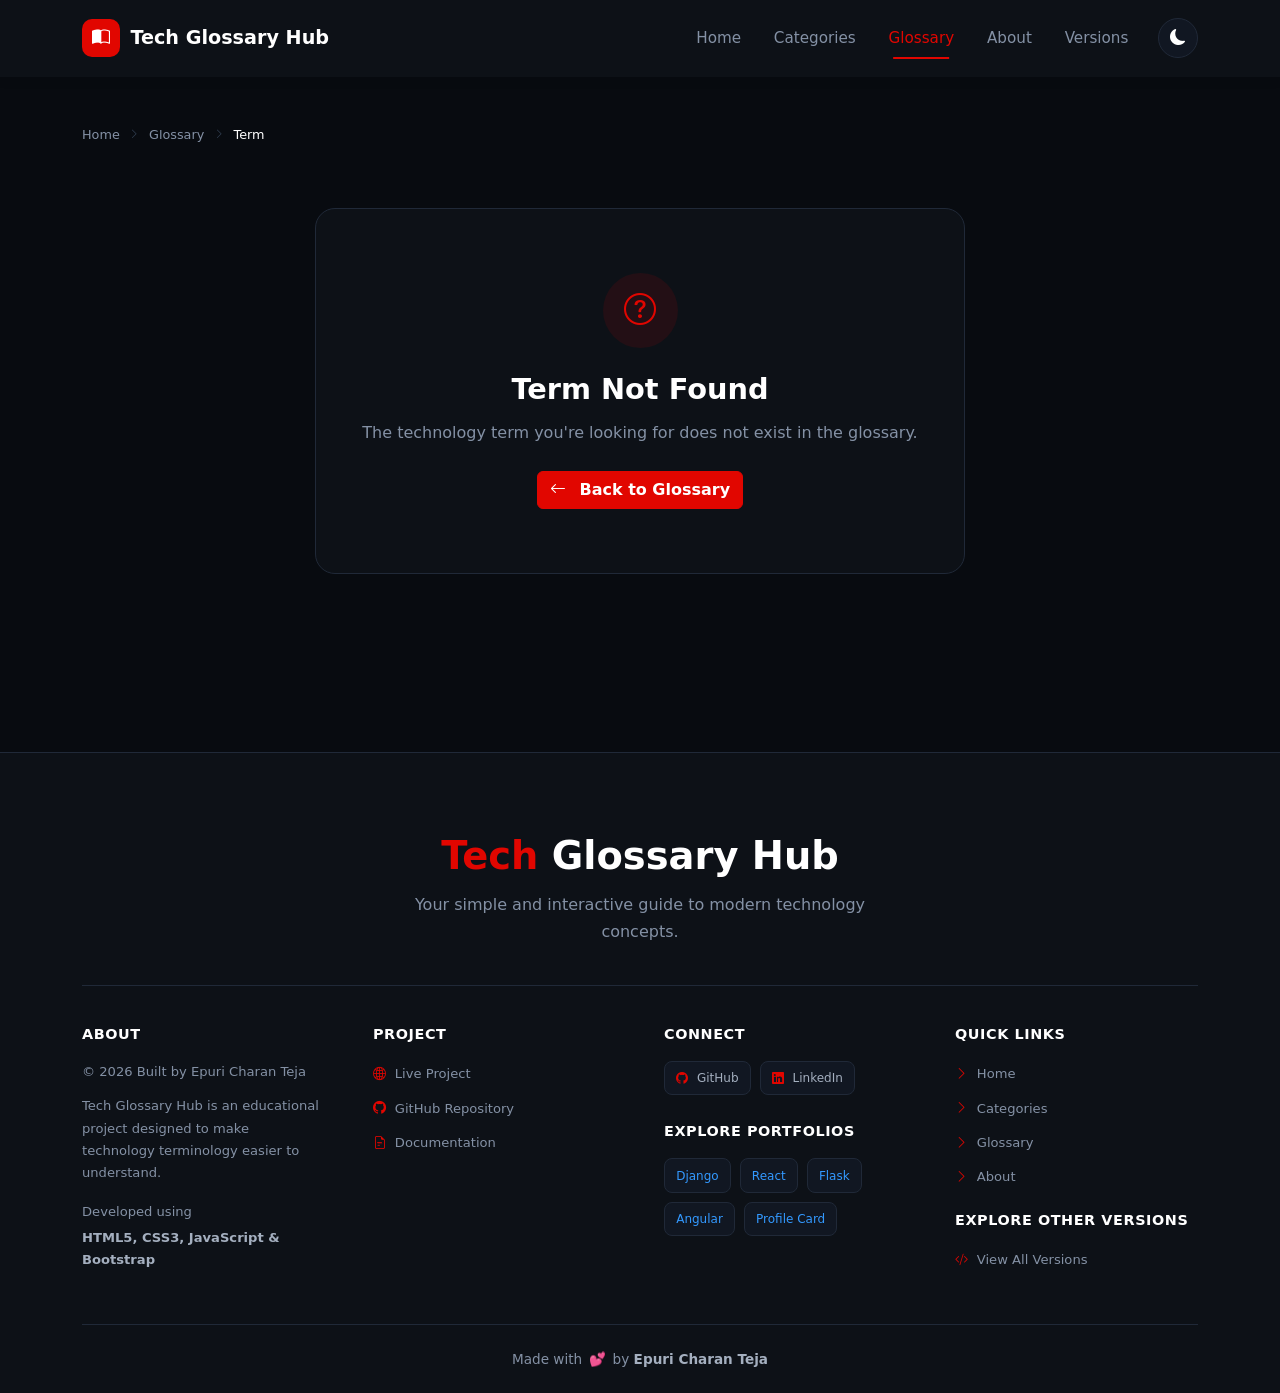
<file: pages/term.html>
<!DOCTYPE html>

<html lang="en">

<head>

    <meta charset="UTF-8">

    <meta
        name="viewport"
        content="width=device-width, initial-scale=1.0"
    >

    <meta
        name="description"
        content="Explore detailed technology term information including definition, syntax and example on Tech Glossary Hub."
    >

    <meta
        name="author"
        content="Epuri Charan Teja"
    >

    <meta
        name="robots"
        content="index, follow"
    >

    <meta
        name="theme-color"
        content="#0b0f14"
    >

    <meta
        name="application-name"
        content="Tech Glossary Hub"
    >

    <meta
        name="color-scheme"
        content="dark light"
    >

    <link
        rel="icon"
        type="image/svg+xml"
        href="../assets/icons/tgh_html_logo.png"
    >

    <link
        rel="canonical"
        href="https://charanepuri.github.io/tech-glossary-hub-html/pages/term.html"
    >

    <meta
        property="og:type"
        content="article"
    >

    <meta
        property="og:title"
        content="Term Details | Tech Glossary Hub"
    >

    <meta
        property="og:description"
        content="Learn technology terms with clear definitions, syntax and practical examples."
    >

    <meta
        property="og:site_name"
        content="Tech Glossary Hub"
    >

    <title>
        Term Details | Tech Glossary Hub
    </title>

    <link
        href="https://cdn.jsdelivr.net/npm/bootstrap@5.3.8/dist/css/bootstrap.min.css"
        rel="stylesheet"
    >

    <link
        rel="stylesheet"
        href="https://cdn.jsdelivr.net/npm/bootstrap-icons@1.13.1/font/bootstrap-icons.min.css"
    >

    <link
        rel="stylesheet"
        href="../css/style.css"
    >

    <style>

        /* =========================================
           Term Details Page Styles
        ========================================= */

        /* =========================================
           Term Details Page
        ========================================= */

        .term-details-page {
            min-height: 75vh;
            padding: 3rem 0 5rem;
            background: #080b10;
        }

        /* =========================================
           Breadcrumb
        ========================================= */

        .term-breadcrumb {
            display: flex;
            align-items: center;
            flex-wrap: wrap;
            gap: 0.6rem;
            margin-bottom: 2rem;
            color: #64748b;
            font-size: 0.8rem;
        }

        .term-breadcrumb a {
            color: #8491a5;
            text-decoration: none;
            transition: color 0.3s ease;
        }

        .term-breadcrumb a:hover {
            color: #3399ff;
        }

        .term-breadcrumb i {
            color: #334155;
            font-size: 0.65rem;
        }

        .term-breadcrumb span {
            color: #ffffff;
        }

        /* =========================================
           Main Card
        ========================================= */

        .term-details-card {
            position: relative;
            max-width: 950px;
            margin: 0 auto;
            padding: 2.5rem;
            border: 1px solid #202938;
            border-radius: 22px;
            background: #0d1117;
            overflow: hidden;
        }

        .term-details-card::before {
            content: "";
            position: absolute;
            top: 0;
            left: 0;
            right: 0;
            height: 4px;
            background: linear-gradient(
                90deg,
                #e10600,
                #0066cc,
                #e10600
            );
        }

        /* =========================================
           Header
        ========================================= */

        .term-details-header {
            display: flex;
            align-items: center;
            gap: 1.5rem;
            padding-bottom: 2rem;
            border-bottom: 1px solid #202938;
        }

        .term-details-icon {
            width: 80px;
            height: 80px;
            flex-shrink: 0;
            display: flex;
            align-items: center;
            justify-content: center;
            border: 1px solid rgba(225, 6, 0, 0.3);
            border-radius: 18px;
            background: rgba(225, 6, 0, 0.1);
            color: #e10600;
            font-size: 2rem;
        }

        .term-details-category {
            display: inline-block;
            margin-bottom: 0.5rem;
            color: #3399ff;
            font-size: 0.75rem;
            font-weight: 700;
            text-transform: uppercase;
            letter-spacing: 0.06em;
        }

        .term-details-heading h1 {
            margin: 0;
            color: #ffffff;
            font-size: clamp(2rem, 5vw, 3.2rem);
            font-weight: 800;
        }

        /* =========================================
           Content Sections
        ========================================= */

        .term-content-section {
            padding: 2rem 0;
            border-bottom: 1px solid #202938;
        }

        .content-section-title {
            display: flex;
            align-items: center;
            gap: 0.8rem;
            margin-bottom: 1rem;
        }

        .content-icon {
            width: 38px;
            height: 38px;
            display: flex;
            align-items: center;
            justify-content: center;
            border-radius: 10px;
            background: rgba(225, 6, 0, 0.1);
            color: #e10600;
        }

        .content-section-title h2 {
            margin: 0;
            color: #ffffff;
            font-size: 1.15rem;
            font-weight: 700;
        }

        .term-definition {
            margin: 0;
            color: #a4afbf;
            font-size: 1rem;
            line-height: 1.9;
        }

        /* =========================================
           Code Blocks
        ========================================= */

        .term-code-block {
            border: 1px solid #202938;
            border-radius: 12px;
            background: #05070a;
            overflow: hidden;
        }

        .code-header {
            display: flex;
            align-items: center;
            justify-content: space-between;
            padding: 0.7rem 1rem;
            border-bottom: 1px solid #202938;
            background: #0a0e14;
        }

        .code-header span {
            color: #64748b;
            font-size: 0.7rem;
            font-weight: 700;
            text-transform: uppercase;
            letter-spacing: 0.06em;
        }

        .copy-button {
            display: inline-flex;
            align-items: center;
            gap: 0.4rem;
            border: 0;
            background: transparent;
            color: #8491a5;
            font-size: 0.75rem;
            font-weight: 600;
            cursor: pointer;
            transition: color 0.3s ease;
        }

        .copy-button:hover {
            color: #ffffff;
        }

        .term-code-block pre {
            margin: 0;
            padding: 1.25rem;
            overflow-x: auto;
        }

        .term-code-block code {
            color: #cbd5e1;
            font-family: "Courier New", monospace;
            font-size: 0.9rem;
            line-height: 1.7;
            white-space: pre-wrap;
            word-break: break-word;
        }

        /* =========================================
           Example Block
        ========================================= */

        .example-block {
            border-color: rgba(0, 102, 204, 0.25);
        }

        .example-block .code-header {
            background: rgba(0, 102, 204, 0.06);
        }

        /* =========================================
           Navigation
        ========================================= */

        .term-navigation {
            display: flex;
            align-items: center;
            justify-content: space-between;
            gap: 1rem;
            padding-top: 2rem;
        }

        .term-prev-next {
            display: flex;
            gap: 0.7rem;
        }

        .term-nav-button {
            display: inline-flex;
            align-items: center;
            justify-content: center;
            gap: 0.5rem;
            padding: 0.65rem 1rem;
            border: 1px solid #263244;
            border-radius: 10px;
            background: #111722;
            color: #cbd5e1;
            font-size: 0.8rem;
            font-weight: 650;
            text-decoration: none;
            cursor: pointer;
            transition:
                color 0.3s ease,
                border-color 0.3s ease,
                background 0.3s ease;
        }

        .term-nav-button:hover {
            border-color: #e10600;
            background: #161d28;
            color: #ffffff;
        }

        .term-nav-button:disabled {
            opacity: 0.35;
            cursor: not-allowed;
        }

        .term-nav-button:disabled:hover {
            border-color: #263244;
            background: #111722;
            color: #cbd5e1;
        }

        /* =========================================
           Not Found
        ========================================= */

        .term-not-found {
            max-width: 650px;
            margin: 4rem auto;
            padding: 4rem 2rem;
            border: 1px solid #202938;
            border-radius: 20px;
            background: #0d1117;
            text-align: center;
        }

        .not-found-icon {
            width: 75px;
            height: 75px;
            display: flex;
            align-items: center;
            justify-content: center;
            margin: 0 auto 1.5rem;
            border-radius: 50%;
            background: rgba(225, 6, 0, 0.1);
            color: #e10600;
            font-size: 2rem;
        }

        .term-not-found h1 {
            color: #ffffff;
            font-size: 1.8rem;
            font-weight: 800;
        }

        .term-not-found p {
            margin: 0.8rem 0 1.5rem;
            color: #8491a5;
            line-height: 1.7;
        }

        .term-not-found .btn {
            background: #e10600;
            border-color: #e10600;
            color: #ffffff;
            font-weight: 600;
            transition: all 0.3s ease;
        }

        .term-not-found .btn:hover {
            background: #ff1711;
            border-color: #ff1711;
        }

        /* =========================================
           Responsive
        ========================================= */

        @media (max-width: 767px) {

            .term-details-page {
                padding-top: 2rem;
            }

            .term-details-card {
                padding: 1.5rem;
                border-radius: 16px;
            }

            .term-details-header {
                align-items: flex-start;
                flex-direction: column;
            }

            .term-details-icon {
                width: 65px;
                height: 65px;
                font-size: 1.6rem;
            }

            .term-details-heading h1 {
                font-size: 2rem;
            }

            .term-content-section {
                padding: 1.5rem 0;
            }

            .content-section-title h2 {
                font-size: 1rem;
            }

            .term-definition {
                font-size: 0.95rem;
            }

            .term-code-block pre {
                padding: 1rem;
            }

            .term-code-block code {
                font-size: 0.85rem;
            }

            .term-navigation {
                align-items: stretch;
                flex-direction: column;
            }

            .term-prev-next {
                width: 100%;
            }

            .term-prev-next .term-nav-button {
                flex: 1;
            }

            .term-not-found {
                margin: 3rem auto;
                padding: 2.5rem 1.5rem;
            }

            .not-found-icon {
                width: 70px;
                height: 70px;
                font-size: 1.8rem;
            }

            .term-not-found h1 {
                font-size: 1.6rem;
            }
        }

        @media (max-width: 480px) {

            .term-breadcrumb {
                font-size: 0.72rem;
                gap: 0.4rem;
            }

            .term-details-icon {
                width: 60px;
                height: 60px;
                font-size: 1.4rem;
            }

            .term-details-heading h1 {
                font-size: 1.5rem;
            }

            .content-icon {
                width: 34px;
                height: 34px;
                font-size: 0.9rem;
            }

            .content-section-title h2 {
                font-size: 0.95rem;
            }

            .term-definition {
                font-size: 0.9rem;
                line-height: 1.7;
            }

            .code-header {
                padding: 0.6rem 0.8rem;
                font-size: 0.65rem;
            }

            .copy-button {
                font-size: 0.7rem;
                gap: 0.3rem;
            }

            .term-code-block pre {
                padding: 0.9rem;
            }

            .term-code-block code {
                font-size: 0.8rem;
                line-height: 1.5;
            }

            .term-nav-button {
                padding: 0.55rem 0.85rem;
                font-size: 0.75rem;
                gap: 0.35rem;
            }

            .term-not-found {
                margin: 2rem auto;
                padding: 2rem 1rem;
                border-radius: 16px;
            }

            .not-found-icon {
                width: 65px;
                height: 65px;
                font-size: 1.5rem;
            }

            .term-not-found h1 {
                font-size: 1.4rem;
            }

            .term-not-found p {
                font-size: 0.9rem;
                margin: 0.6rem 0 1.2rem;
            }
        }

    </style>

</head>

<body>

    <!-- =====================================
         Navbar
    ====================================== -->

    <nav
        class="navbar navbar-expand-lg site-navbar sticky-top"
    >

        <div class="container">

            <!-- Brand -->

            <a
                class="navbar-brand brand"
                href="../index.html"
            >

                <span class="brand-icon">

                    <i class="bi bi-book-half"></i>

                </span>

                <span class="brand-text">
                    Tech Glossary Hub
                </span>

            </a>

            <!-- Mobile Toggle -->

            <button
                class="navbar-toggler"
                type="button"
                data-bs-toggle="collapse"
                data-bs-target="#mainNavigation"
                aria-controls="mainNavigation"
                aria-expanded="false"
                aria-label="Toggle navigation"
            >

                <span class="navbar-toggler-icon"></span>

            </button>

            <!-- Navigation -->

            <div
                class="collapse navbar-collapse"
                id="mainNavigation"
            >

                <ul
                    class="navbar-nav ms-auto align-items-lg-center"
                >

                    <li class="nav-item">

                        <a
                            class="nav-link"
                            href="../index.html"
                        >
                            Home
                        </a>

                    </li>

                    <li class="nav-item">

                        <a
                            class="nav-link"
                            href="categories.html"
                        >
                            Categories
                        </a>

                    </li>

                    <li class="nav-item">

                        <a
                            class="nav-link active"
                            href="glossary.html"
                        >
                            Glossary
                        </a>

                    </li>

                    <li class="nav-item">

                        <a
                            class="nav-link"
                            href="./about.html"
                        >
                            About
                        </a>

                    </li>

                    <li class="nav-item">

                        <a
                            class="nav-link"
                            href="other-versions.html"
                        >
                            Versions
                        </a>

                    </li>

                </ul>

                <!-- Theme Toggle -->

                <button
                    class="theme-toggle"
                    id="themeToggle"
                    type="button"
                    aria-label="Toggle theme"
                    title="Toggle theme"
                >

                    <i class="bi bi-moon-fill"></i>

                </button>

            </div>

        </div>

    </nav>

    <!-- =====================================
         Term Details
    ====================================== -->

    <main class="term-details-page">

        <div class="container">

            <!-- Breadcrumb -->

            <nav
                class="term-breadcrumb"
                aria-label="breadcrumb"
            >

                <a href="../index.html">
                    Home
                </a>

                <i class="bi bi-chevron-right"></i>

                <a href="glossary.html">
                    Glossary
                </a>

                <i class="bi bi-chevron-right"></i>

                <span id="breadcrumbTerm">
                    Term
                </span>

            </nav>

            <!-- Term Content -->

            <article
                class="term-details-card"
                id="termDetails"
            >

                <!-- Term Header -->

                <div class="term-details-header">

                    <div
                        class="term-details-icon"
                        id="termIcon"
                    >

                        <i class="bi bi-code-square"></i>

                    </div>

                    <div class="term-details-heading">

                        <span
                            class="term-details-category"
                            id="termCategory"
                        >
                            Category
                        </span>

                        <h1 id="termTitle">
                            Technology Term
                        </h1>

                    </div>

                </div>

                <!-- Definition -->

                <section class="term-content-section">

                    <div class="content-section-title">

                        <span class="content-icon">

                            <i class="bi bi-info-circle"></i>

                        </span>

                        <h2>
                            Definition
                        </h2>

                    </div>

                    <p
                        id="termDefinition"
                        class="term-definition"
                    >
                        Loading definition...
                    </p>

                </section>

                <!-- Syntax -->

                <section class="term-content-section">

                    <div class="content-section-title">

                        <span class="content-icon">

                            <i class="bi bi-braces"></i>

                        </span>

                        <h2>
                            Syntax
                        </h2>

                    </div>

                    <div class="term-code-block">

                        <div class="code-header">

                            <span>
                                Syntax
                            </span>

                            <button
                                type="button"
                                id="copySyntax"
                                class="copy-button"
                                aria-label="Copy syntax"
                            >

                                <i class="bi bi-clipboard"></i>

                                Copy

                            </button>

                        </div>

                        <pre><code id="termSyntax">Loading syntax...</code></pre>

                    </div>

                </section>

                <!-- Example -->

                <section class="term-content-section">

                    <div class="content-section-title">

                        <span class="content-icon">

                            <i class="bi bi-lightbulb"></i>

                        </span>

                        <h2>
                            Example
                        </h2>

                    </div>

                    <div
                        class="term-code-block example-block"
                    >

                        <div class="code-header">

                            <span>
                                Example
                            </span>

                            <button
                                type="button"
                                id="copyExample"
                                class="copy-button"
                                aria-label="Copy example"
                            >

                                <i class="bi bi-clipboard"></i>

                                Copy

                            </button>

                        </div>

                        <pre><code id="termExample">Loading example...</code></pre>

                    </div>

                </section>

                <!-- Navigation -->

                <div class="term-navigation">

                    <a
                        href="glossary.html"
                        class="term-nav-button"
                    >

                        <i class="bi bi-arrow-left"></i>

                        Back to Glossary

                    </a>

                    <div class="term-prev-next">

                        <button
                            type="button"
                            id="previousTerm"
                            class="term-nav-button"
                        >

                            <i class="bi bi-chevron-left"></i>

                            Previous

                        </button>

                        <button
                            type="button"
                            id="nextTerm"
                            class="term-nav-button"
                        >

                            Next

                            <i class="bi bi-chevron-right"></i>

                        </button>

                    </div>

                </div>

            </article>

            <!-- Not Found -->

            <div
                class="term-not-found"
                id="termNotFound"
                hidden
            >

                <div class="not-found-icon">

                    <i class="bi bi-question-circle"></i>

                </div>

                <h1>
                    Term Not Found
                </h1>

                <p>
                    The technology term you're looking for
                    does not exist in the glossary.
                </p>

                <a
                    href="glossary.html"
                    class="btn btn-primary"
                >

                    <i class="bi bi-arrow-left me-2"></i>

                    Back to Glossary

                </a>

            </div>

        </div>

    </main>

    <!-- =====================================
         Footer
    ====================================== -->

    <footer class="site-footer">

        <div class="container">

            <!-- =====================================
                 Project Header
            ====================================== -->

            <div class="footer-project-header">

                <h2>
                    <span>Tech</span> Glossary Hub
                </h2>

                <p class="footer-project-tagline">
                    Your simple and interactive guide to
                    modern technology concepts.
                </p>

            </div>

            <!-- =====================================
                 Footer Main
            ====================================== -->

            <div class="footer-main">

                <div class="row g-5">

                    <!-- =================================
                         About
                    ================================== -->

                    <div class="col-lg-3 col-md-6">

                        <div class="footer-column">

                            <h5>
                                About
                            </h5>

                            <p class="footer-copyright">
                                © 2026 Built by
                                Epuri Charan Teja
                            </p>

                            <p class="footer-about-text">
                                Tech Glossary Hub is an
                                educational project designed
                                to make technology terminology
                                easier to understand.
                            </p>

                            <p class="footer-built-with">
                                Developed using
                                <strong>
                                    HTML5, CSS3, JavaScript
                                    & Bootstrap
                                </strong>
                            </p>

                        </div>

                    </div>

                    <!-- =================================
                         Project
                    ================================== -->

                    <div class="col-lg-3 col-md-6">

                        <div class="footer-column">

                            <h5>
                                Project
                            </h5>

                            <ul class="footer-links">

                                <li>

                                    <a
                                        href="https://charanepuri.github.io/tech-glossary-hub-html/"
                                        target="_blank"
                                        rel="noopener noreferrer"
                                    >

                                        <i class="bi bi-globe2"></i>

                                        Live Project

                                    </a>

                                </li>

                                <li>

                                    <a
                                        href="https://github.com/charanepuri/tech-glossary-hub-html"
                                        target="_blank"
                                        rel="noopener noreferrer"
                                    >

                                        <i class="bi bi-github"></i>

                                        GitHub Repository

                                    </a>

                                </li>

                                <li>

                                    <a href="../assets/TECHGLOSSARYHUBHTML.pdf" target="_blank" rel="noopener noreferrer">

                                        <i class="bi bi-file-earmark-text"></i>

                                        Documentation

                                    </a>

                                </li>

                            </ul>

                        </div>

                    </div>

                    <!-- =================================
                         Connect + Explore Portfolios
                    ================================== -->

                    <div class="col-lg-3 col-md-6">

                        <div class="footer-column">

                            <h5>
                                Connect
                            </h5>

                            <div class="footer-social-links">

                                <a
                                    class="footer-social-link"
                                    href="https://github.com/charanepuri"
                                    target="_blank"
                                    rel="noopener noreferrer"
                                >

                                    <i class="bi bi-github"></i>

                                    GitHub

                                </a>

                                <a
                                    class="footer-social-link"
                                    href="https://www.linkedin.com/in/charan-teja-972aa9231"
                                    target="_blank"
                                    rel="noopener noreferrer"
                                >

                                    <i class="bi bi-linkedin"></i>

                                    LinkedIn

                                </a>

                            </div>

                            <h5>
                                Explore Portfolios
                            </h5>

                            <div class="footer-portfolio">

                                <a
                                    href="https://portfolio-site-django.onrender.com"
                                    target="_blank"
                                    rel="noopener noreferrer"
                                >
                                    Django
                                </a>

                                <a
                                    href="https://charan-react-portfolio.vercel.app"
                                    target="_blank"
                                    rel="noopener noreferrer"
                                >
                                    React
                                </a>

                                <a
                                    href="https://flask-developer-dashboard-portfolio.onrender.com/"
                                    target="_blank"
                                    rel="noopener noreferrer"
                                >
                                    Flask
                                </a>

                                <a
                                    href="https://angular-portfolio-sigma-eight.vercel.app/"
                                    target="_blank"
                                    rel="noopener noreferrer"
                                >
                                    Angular
                                </a>

                                <a
                                    href="https://profile-card-angular.vercel.app/"
                                    target="_blank"
                                    rel="noopener noreferrer"
                                >
                                    Profile Card
                                </a>

                            </div>

                        </div>

                    </div>

                    <!-- =================================
                         Quick Links
                    ================================== -->

                    <div class="col-lg-3 col-md-6">

                        <div class="footer-column">

                            <h5>
                                Quick Links
                            </h5>

                            <ul class="footer-links">

                                <li>

                                    <a href="index.html">

                                        <i class="bi bi-chevron-right"></i>

                                        Home

                                    </a>

                                </li>

                                <li>

                                    <a href="pages/categories.html">

                                        <i class="bi bi-chevron-right"></i>

                                        Categories

                                    </a>

                                </li>

                                <li>

                                    <a href="pages/glossary.html">

                                        <i class="bi bi-chevron-right"></i>

                                        Glossary

                                    </a>

                                </li>

                                <li>

                                    <a href="pages/about.html">

                                        <i class="bi bi-chevron-right"></i>

                                        About

                                    </a>

                                </li>

                            </ul>

                            <h5 class="mt-4">
                                Explore Other Versions
                            </h5>

                            <div class="footer-project-links">

                                <a
                                    class="footer-project-link"
                                    href="../pages/other-versions.html"
                                >

                                    <i class="bi bi-code-slash"></i>

                                    View All Versions

                                </a>

                            </div>

                        </div>

                    </div>

                </div>

            </div>

            <!-- =====================================
                 Divider
            ====================================== -->

            <hr class="footer-divider">

            <!-- =====================================
                 Footer Bottom
            ====================================== -->

            <div class="footer-bottom">

                <p class="footer-made-with">

                    Made with

                    <span class="heart">
                        💕
                    </span>

                    by

                    <strong>
                        Epuri Charan Teja
                    </strong>

                </p>

            </div>

        </div>

    </footer>

    <!-- Bootstrap JS -->

    <script
        src="https://cdn.jsdelivr.net/npm/bootstrap@5.3.8/dist/js/bootstrap.bundle.min.js"
    ></script>

    <!-- Glossary Data -->

    <script src="../data/glossary-data.js"></script>

    <!-- Main Application -->

    <script src="../js/app.js"></script>

    <!-- Term Details -->

    <script src="../js/term.js"></script>

</body>

</html>
</file>
<file: css/style.css>
/* =========================================
   Tech Glossary Hub
   Global Styles
========================================= */

/* =========================================
   CSS Variables & Theme
========================================= */

:root {
  /* Spider-Man Dark Theme (Primary) */
  --bg-primary: #080b10;
  --bg-secondary: #0d1117;
  --bg-tertiary: #111722;
  --bg-code: #05070a;

  --border-color: #202938;
  --border-hover: #334155;

  --text-primary: #ffffff;
  --text-secondary: #a4afbf;
  --text-muted: #8491a5;

  --primary-color: #e10600;
  --primary-hover: #ff1711;
  --accent-color: #3399ff;
  --accent-dark: #0066cc;

  --shadow-color: rgba(0, 0, 0, 0.25);
  --primary-shadow: rgba(225, 6, 0, 0.2);

  --shadow-sm: 0 4px 12px rgba(16, 24, 40, 0.05);
  --shadow-md: 0 12px 30px rgba(16, 24, 40, 0.08);

  --transition: all 0.3s ease;
  --transition-speed: 0.3s;
}

/* =========================================
   Light Theme
========================================= */

body[data-theme="light"] {
  --bg-primary: #f4f7fb;
  --bg-secondary: #ffffff;
  --bg-tertiary: #eef2f7;
  --bg-code: #f1f5f9;
  --border-color: #dbe2ea;
  --border-hover: #b8c4d1;
  --text-primary: #111827;
  --text-secondary: #475569;
  --text-muted: #64748b;
  --primary-color: #d90400;
  --primary-hover: #b80300;
  --accent-color: #0066cc;
  --accent-dark: #0052a3;
  --shadow-color: rgba(15, 23, 42, 0.1);
  --primary-shadow: rgba(217, 4, 0, 0.15);
}

/* =========================================
   Global
========================================= */

html {
  scroll-behavior: smooth;
}

body {
  margin: 0;
  background: var(--bg-primary);
  color: var(--text-primary);
  font-family: "Inter", system-ui, -apple-system, BlinkMacSystemFont, "Segoe UI", sans-serif;
  transition: background-color var(--transition-speed) ease, color var(--transition-speed) ease;
}

a {
  text-decoration: none;
}

button {
  font-family: inherit;
}

/* =========================================
   Navbar
========================================= */

.site-navbar {
  background: var(--bg-secondary);
  padding: 0.9rem 0;
  box-shadow: 0 2px 12px rgba(0, 0, 0, 0.08);
}

/* Brand */
.brand {
  display: flex;
  align-items: center;
  gap: 0.65rem;
  color: var(--text-primary) !important;
  font-size: 1.2rem;
  font-weight: 800;
}

.brand-icon {
  width: 38px;
  height: 38px;
  display: flex;
  align-items: center;
  justify-content: center;
  border-radius: 10px;
  background: var(--primary-color);
  font-size: 1.1rem;
}

.brand:hover {
  color: var(--text-primary) !important;
}

.brand-text {
  color: var(--text-primary);
}

/* Navigation */
.navbar-nav {
  gap: 0.35rem;
}

.nav-link {
  position: relative;
  padding: 0.55rem 0.85rem !important;
  color: var(--text-muted) !important;
  font-size: 0.95rem;
  font-weight: 500;
  transition: var(--transition);
}

.nav-link:hover,
.nav-link.active {
  color: var(--text-primary) !important;
}

.nav-link.active {
  color: var(--primary-color) !important;
}

.nav-link::after {
  content: "";
  position: absolute;
  left: 50%;
  bottom: 0;
  width: 0;
  height: 2px;
  background: var(--primary-color);
  transform: translateX(-50%);
  transition: var(--transition);
}

.nav-link:hover::after,
.nav-link.active::after {
  width: 60%;
}

/* =========================================
   Theme Toggle
========================================= */

.theme-toggle {
  width: 40px;
  height: 40px;
  display: flex;
  align-items: center;
  justify-content: center;
  margin-left: 1rem;
  border: 1px solid var(--border-color);
  border-radius: 50%;
  background: var(--bg-tertiary);
  color: var(--text-primary);
  cursor: pointer;
  transition: background-color var(--transition-speed) ease, border-color var(--transition-speed) ease, color var(--transition-speed) ease, transform var(--transition-speed) ease;
}

.theme-toggle:hover {
  border-color: var(--primary-color);
  color: var(--primary-color);
  transform: rotate(15deg);
}

/* =========================================
   Hero
========================================= */

.hero-section {
  padding: 6rem 0;

  background: linear-gradient(135deg, #f8fafc 0%, #ffffff 55%, #eef5ff 100%);
}

.hero-badge {
  display: inline-flex;

  align-items: center;

  gap: 0.45rem;

  padding: 0.5rem 0.9rem;

  border-radius: 50px;

  background: rgba(13, 110, 253, 0.1);

  color: var(--primary-color);

  font-size: 0.85rem;

  font-weight: 600;
}

.hero-title {
  margin-top: 1.5rem;

  color: var(--text-primary);

  font-size: clamp(2.5rem, 5vw, 4.2rem);

  line-height: 1.08;

  font-weight: 800;

  letter-spacing: -0.04em;
}

.hero-title span {
  color: var(--primary-color);
}

.hero-description {
  max-width: 650px;

  margin-top: 1.5rem;

  color: var(--text-muted);

  font-size: 1.1rem;

  line-height: 1.8;
}

.hero-search {
  max-width: 700px;

  margin-top: 2rem;
}

.hero-search .input-group {
  padding: 0.35rem;

  border-radius: 14px;

  background: #ffffff;

  box-shadow: var(--shadow-md);
}

.hero-search .input-group-text {
  border: none;

  background: transparent;

  color: var(--text-muted);
}

.hero-search .form-control {
  border: none;

  box-shadow: none;

  padding: 0.8rem;
}

.hero-search .btn {
  border-radius: 10px !important;

  padding: 0.75rem 1.5rem;
}

/* =========================================
   Hero Card
========================================= */

.hero-card {
  margin-top: 2rem;

  padding: 2.5rem;

  border: 1px solid var(--border-color);

  border-radius: 24px;

  background: rgba(255, 255, 255, 0.85);

  box-shadow: var(--shadow-md);
}

.hero-card-icon {
  width: 70px;
  height: 70px;

  display: flex;

  align-items: center;
  justify-content: center;

  margin-bottom: 1.5rem;

  border-radius: 18px;

  background: rgba(13, 110, 253, 0.1);

  color: var(--primary-color);

  font-size: 2rem;
}

.hero-card h3 {
  color: var(--text-primary);

  font-size: 1.5rem;

  font-weight: 700;
}

.hero-card p {
  margin-top: 1rem;

  color: var(--text-muted);

  line-height: 1.7;
}

/* =========================================
   Hero Statistics
========================================= */

.hero-stats {
  display: flex;

  gap: 1rem;

  margin-top: 2rem;

  padding-top: 1.5rem;

  border-top: 1px solid var(--border-color);
}

.hero-stats div {
  flex: 1;

  text-align: center;
}

.hero-stats strong {
  display: block;

  color: var(--text-primary);

  font-size: 1.35rem;
}

.hero-stats span {
  display: block;

  margin-top: 0.25rem;

  color: var(--text-muted);

  font-size: 0.8rem;
}

/* =========================================
   Sections
========================================= */

.section-padding {
  padding: 6rem 0;
}

.section-heading {
  margin-bottom: 3rem;
}

.section-heading > span {
  color: var(--primary-color);

  font-size: 0.8rem;

  font-weight: 700;

  letter-spacing: 0.12em;
}

.section-heading h2 {
  margin-top: 0.6rem;

  color: var(--text-primary);

  font-size: 2.2rem;

  font-weight: 750;
}

.section-heading p {
  max-width: 600px;

  margin: 0.75rem auto 0;

  color: var(--text-muted);
}

/* =========================================
   Category Cards
========================================= */

.category-card {
  height: 100%;

  padding: 2rem;

  border: 1px solid var(--border-color);

  border-radius: 18px;

  background: var(--bg-secondary);

  transition: var(--transition);
}

.category-card:hover {
  transform: translateY(-6px);

  border-color: rgba(13, 110, 253, 0.3);

  box-shadow: var(--shadow-md);
}

.category-icon {
  width: 55px;
  height: 55px;

  display: flex;

  align-items: center;
  justify-content: center;

  margin-bottom: 1.25rem;

  border-radius: 14px;

  background: rgba(13, 110, 253, 0.1);

  color: var(--primary-color);

  font-size: 1.5rem;
}

.category-card h3 {
  color: var(--text-primary);

  font-size: 1.2rem;

  font-weight: 700;
}

.category-card p {
  margin-top: 0.8rem;

  color: var(--text-muted);

  line-height: 1.7;
}

.category-card > span {
  display: inline-block;

  margin-top: 0.5rem;

  color: var(--primary-color);

  font-size: 0.85rem;

  font-weight: 700;
}

/* =========================================
   Glossary Preview
========================================= */

.glossary-preview {
  background: var(--section-bg);
}

/* =========================================
   Footer
========================================= */

.site-footer {
  position: relative;
  padding: 5rem 0 1.5rem;
  background: var(--bg-secondary);
  color: var(--text-primary);
  border-top: 1px solid var(--border-color);
}

.footer-project-header {
  max-width: 700px;
  padding-bottom: 2.5rem;
  text-align: center;
  margin: 0 auto;
}

.footer-project-header h2 {
  margin: 0;
  color: var(--text-primary);
  font-size: clamp(1.7rem, 4vw, 2.4rem);
  font-weight: 800;
  letter-spacing: 0;
}

.footer-project-header h2 span {
  color: var(--primary-color);
}

.footer-project-tagline {
  max-width: 520px;
  margin: 0.75rem auto 0;
  color: var(--text-muted);
  line-height: 1.7;
}

.footer-main {
  padding: 2.5rem 0;
  border-top: 1px solid var(--border-color);
}

.footer-column {
  height: 100%;
}

.footer-column h5 {
  margin-bottom: 1.1rem;
  color: var(--text-primary);
  font-size: 0.9rem;
  font-weight: 750;
  letter-spacing: 0.04em;
  text-transform: uppercase;
}

.footer-copyright,
.footer-about-text,
.footer-built-with {
  margin: 0 0 0.75rem;
  color: var(--text-muted);
  font-size: 0.82rem;
  line-height: 1.7;
}

.footer-built-with {
  margin-top: 1rem;
}

.footer-built-with strong {
  display: block;
  margin-top: 0.25rem;
  color: var(--text-secondary);
  font-weight: 650;
}

.footer-links {
  display: grid;
  gap: 0.65rem;
  margin: 0;
  padding: 0;
  list-style: none;
}

.footer-links a,
.footer-social-link,
.footer-project-link {
  display: inline-flex;
  align-items: center;
  gap: 0.55rem;
  width: fit-content;
  color: var(--text-muted);
  font-size: 0.82rem;
  text-decoration: none;
  transition: color var(--transition-speed) ease, transform var(--transition-speed) ease;
}

.footer-links a i,
.footer-social-link i,
.footer-project-link i {
  color: var(--primary-color);
  transition: transform var(--transition-speed) ease;
}

.footer-links a:hover,
.footer-social-link:hover,
.footer-project-link:hover {
  color: var(--text-primary);
  transform: translateX(3px);
}

.footer-links a:hover i,
.footer-social-link:hover i,
.footer-project-link:hover i {
  transform: translateX(2px);
}

.footer-social-links,
.footer-portfolio {
  display: flex;
  flex-wrap: wrap;
  gap: 0.55rem;
  margin-bottom: 1.75rem;
}

.footer-social-link,
.footer-portfolio a {
  padding: 0.45rem 0.7rem;
  border: 1px solid var(--border-color);
  border-radius: 8px;
  background: var(--bg-tertiary);
  color: var(--text-secondary);
  font-size: 0.75rem;
  transition: var(--transition);
}

.footer-social-link:hover,
.footer-portfolio a:hover {
  border-color: var(--primary-color);
  background: rgba(225, 6, 0, 0.08);
  color: var(--text-primary);
  transform: translateY(-2px);
}

.footer-portfolio a {
  color: var(--accent-color);
  text-decoration: none;
}

.footer-divider {
  margin: 0 0 1.5rem;
  border-color: var(--border-color);
  opacity: 1;
}

.footer-bottom {
  display: flex;
  align-items: center;
  justify-content: center;
  text-align: center;
}

.footer-made-with {
  margin: 0;
  color: var(--text-muted);
  font-size: 0.85rem;
}

.footer-made-with strong {
  color: var(--text-secondary);
  font-weight: 650;
}

.heart {
  display: inline-block;
  margin: 0 0.15rem;
  color: var(--primary-color);
  animation: footerHeartBeat 1.8s ease-in-out infinite;
}

@keyframes footerHeartBeat {
  0%,
  100% {
    transform: scale(1);
  }

  50% {
    transform: scale(1.12);
  }
}

@media (max-width: 767px) {
  .site-footer {
    padding-top: 3.5rem;
  }

  .footer-project-header {
    padding-bottom: 2rem;
  }

  .footer-main {
    padding: 2rem 0;
  }

  .footer-column {
    height: auto;
  }
}

/* =========================================
   Dark Mode Foundation
========================================= */

body[data-theme="dark"] {
  --section-bg: var(--bg-primary);
  --card-bg: var(--bg-secondary);
  --text-color: var(--text-primary);
  --heading-color: var(--text-primary);
  --muted-color: var(--text-muted);
}

body[data-theme="dark"] .hero-section {
  background: linear-gradient(135deg, #0b1120 0%, #111827 55%, #0f1d35 100%);
}

body[data-theme="dark"] .hero-card {
  background: rgba(17, 24, 39, 0.9);
}

body[data-theme="dark"] .hero-search .input-group {
  background: #111827;
}

body[data-theme="dark"] .hero-search .form-control {
  background: #111827;

  color: #e5e7eb;
}

body[data-theme="dark"] .hero-search .form-control::placeholder {
  color: #64748b;
}

body[data-theme="light"] .hero-section {
  background:
    radial-gradient(circle at 85% 35%, rgba(0, 102, 204, 0.1), transparent 30%),
    radial-gradient(circle at 15% 80%, rgba(225, 6, 0, 0.08), transparent 30%),
    var(--bg-primary);
}

body[data-theme="light"] .hero-card,
body[data-theme="light"] .hero-search .input-group,
body[data-theme="light"] .floating-card,
body[data-theme="light"] .hero-stat,
body[data-theme="light"] .category-card,
body[data-theme="light"] .term-preview-card,
body[data-theme="light"] .cta-card {
  background: var(--bg-secondary);
  color: var(--text-primary);
}

body[data-theme="light"] .hero-search .form-control {
  color: var(--text-primary);
}

body[data-theme="light"] .hero-search .form-control::placeholder,
body[data-theme="light"] .hero-stat span,
body[data-theme="light"] .floating-card,
body[data-theme="light"] .category-card p,
body[data-theme="light"] .term-preview-card p,
body[data-theme="light"] .cta-card p {
  color: var(--text-muted);
}

body[data-theme="light"] .categories-section,
body[data-theme="light"] .cta-section {
  background: var(--bg-primary);
}

body[data-theme="light"] .featured-section {
  background: var(--bg-tertiary);
}

/* =========================================
   Responsive
========================================= */

@media (max-width: 991px) {
  .navbar-nav {
    margin-top: 1rem;
  }

  .theme-toggle {
    margin-top: 0.75rem;

    margin-left: 0;
  }

  .hero-section {
    padding: 4.5rem 0;
  }

  .hero-card {
    margin-top: 3rem;
  }
}

@media (max-width: 767px) {
  .section-padding {
    padding: 4.5rem 0;
  }

  .hero-title {
    font-size: 2.7rem;
  }

  .footer-bottom {
    flex-direction: column;

    text-align: center;
  }
}

@media (max-width: 576px) {
  .hero-section {
    padding: 3.5rem 0;
  }

  .hero-title {
    font-size: 2.3rem;
  }

  .hero-description {
    font-size: 1rem;
  }

  .hero-search .input-group {
    flex-direction: column;

    padding: 0.5rem;
  }

  .hero-search .input-group-text {
    display: none;
  }

  .hero-search .form-control {
    min-height: 48px;
  }

  .hero-search .btn {
    width: 100%;
  }

  .hero-stats {
    gap: 0.5rem;
  }

  .hero-stats strong {
    font-size: 1.1rem;
  }

  .hero-stats span {
    font-size: 0.7rem;
  }
}

/* =========================================
   Phase 3
   Spider-Man Inspired Home Page
========================================= */

/* =========================================
   Hero Enhancement
========================================= */

.hero-section {
  position: relative;

  min-height: 720px;

  display: flex;

  align-items: center;

  overflow: hidden;

  background:
    radial-gradient(
      circle at 85% 35%,
      rgba(0, 102, 204, 0.18),
      transparent 30%
    ),
    radial-gradient(circle at 15% 80%, rgba(225, 6, 0, 0.12), transparent 30%),
    #05070a;
}

.hero-section::before {
  content: "";

  position: absolute;

  inset: 0;

  background-image:
    linear-gradient(rgba(255, 255, 255, 0.025) 1px, transparent 1px),
    linear-gradient(90deg, rgba(255, 255, 255, 0.025) 1px, transparent 1px);

  background-size: 45px 45px;

  mask-image: linear-gradient(to bottom, black, transparent);
}

/* Web Decorative Lines */

.hero-web {
  position: absolute;

  width: 350px;

  height: 350px;

  border: 1px solid rgba(255, 255, 255, 0.06);

  border-radius: 50%;
}

.web-one {
  top: -150px;

  right: -80px;
}

.web-two {
  top: -40px;

  right: 80px;

  transform: scale(0.7);
}

.web-three {
  bottom: -200px;

  left: -100px;

  transform: scale(0.8);
}

/* Hero Content */

.hero-section .hero-title {
  color: #ffffff;
}

.hero-section .hero-description {
  color: #a7b0be;
}

/* Hero Badge */

.hero-badge {
  border: 1px solid rgba(225, 6, 0, 0.35);

  background: rgba(225, 6, 0, 0.1);

  color: #ff4b45;
}

/* Hero Buttons */

.hero-actions {
  display: flex;

  flex-wrap: wrap;

  gap: 1rem;

  margin-top: 2rem;
}

.hero-actions .btn-outline-secondary {
  border-color: #334155;

  color: #cbd5e1;
}

.hero-actions .btn-outline-secondary:hover {
  background: #ffffff;

  color: #05070a;
}

/* =========================================
   Hero Search
========================================= */

.hero-search .input-group {
  border: 1px solid #263244;

  background: #0d1117;
}

.hero-search .input-group-text {
  color: #64748b;
}

.hero-search .form-control {
  color: #ffffff;

  background: transparent;
}

.hero-search .form-control::placeholder {
  color: #64748b;
}

/* =========================================
   Hero Visual
========================================= */

.hero-visual {
  position: relative;

  width: 420px;

  height: 420px;

  max-width: 100%;

  margin: 2rem auto 0;

  display: flex;

  align-items: center;

  justify-content: center;
}

.spider-emblem {
  width: 170px;

  height: 170px;

  display: flex;

  align-items: center;

  justify-content: center;

  border-radius: 50%;

  background: radial-gradient(circle, #e10600 0%, #a30000 70%, #680000 100%);

  border: 2px solid rgba(255, 255, 255, 0.2);

  box-shadow:
    0 0 40px rgba(225, 6, 0, 0.35),
    0 0 100px rgba(0, 102, 204, 0.15);

  color: #ffffff;

  font-size: 4rem;

  z-index: 3;
}

/* Orbit */

.orbit {
  position: absolute;

  border: 1px solid rgba(0, 102, 204, 0.35);

  border-radius: 50%;
}

.orbit-one {
  width: 280px;
  height: 280px;
}

.orbit-two {
  width: 380px;
  height: 380px;

  border-color: rgba(225, 6, 0, 0.2);
}

/* Floating Cards */

.floating-card {
  position: absolute;

  display: flex;

  align-items: center;

  gap: 0.5rem;

  padding: 0.7rem 1rem;

  border: 1px solid #263244;

  border-radius: 10px;

  background: rgba(13, 17, 23, 0.95);

  color: #ffffff;

  box-shadow: 0 10px 30px rgba(0, 0, 0, 0.3);

  font-size: 0.85rem;

  font-weight: 600;

  z-index: 4;
}

.floating-card i {
  color: #e10600;

  font-size: 1rem;
}

.card-top {
  top: 10px;

  left: 50%;

  transform: translateX(-50%);
}

.card-right {
  top: 42%;

  right: -10px;
}

.card-bottom {
  bottom: 10px;

  left: 50%;

  transform: translateX(-50%);
}

.card-left {
  top: 42%;

  left: -10px;
}

/* =========================================
   Hero Statistics
========================================= */

.hero-stats-row {
  position: relative;

  display: grid;

  grid-template-columns: repeat(4, 1fr);

  gap: 1px;

  margin-top: 5rem;

  border: 1px solid #263244;

  border-radius: 14px;

  overflow: hidden;

  background: #263244;
}

.hero-stat {
  padding: 1.3rem;

  text-align: center;

  background: #0b1017;
}

.hero-stat strong {
  display: block;

  color: #ffffff;

  font-size: 1.5rem;
}

.hero-stat span {
  display: block;

  margin-top: 0.3rem;

  color: #64748b;

  font-size: 0.8rem;
}

/* =========================================
   Categories
========================================= */

.categories-section {
  background: #080b10;
}

.categories-section .section-heading span,
.featured-section .section-heading span {
  color: #e10600;
}

.categories-section .section-heading h2,
.featured-section .section-heading h2 {
  color: #ffffff;
}

.categories-section .section-heading p,
.featured-section .section-heading p {
  color: #8491a5;
}

/* Category Card */

.category-card {
  position: relative;

  overflow: hidden;

  border: 1px solid #202938;

  background: #0d1117;
}

.category-card::before {
  content: "";

  position: absolute;

  top: 0;

  left: 0;

  width: 100%;

  height: 3px;

  background: linear-gradient(90deg, #e10600, #0066cc);

  transform: scaleX(0);

  transform-origin: left;

  transition: transform 0.3s ease;
}

.category-card:hover::before {
  transform: scaleX(1);
}

.category-card:hover {
  border-color: #334155;

  background: #101722;
}

.category-number {
  position: absolute;

  top: 1.25rem;

  right: 1.5rem;

  color: #263244;

  font-size: 2rem;

  font-weight: 800;
}

.category-icon {
  background: rgba(225, 6, 0, 0.1);

  color: #ff332d;
}

.category-card h3 {
  color: #f8fafc;
}

.category-card p {
  color: #8491a5;
}

.category-footer {
  display: flex;

  align-items: center;

  justify-content: space-between;

  margin-top: 1.5rem;
}

.category-footer span {
  color: #0066cc;

  font-size: 0.85rem;

  font-weight: 700;
}

.category-footer i {
  color: #e10600;

  transition: transform 0.3s ease;
}

.category-card:hover .category-footer i {
  transform: translateX(5px);
}

/* =========================================
   Featured Terms
========================================= */

.featured-section {
  background: #05070a;
}

.term-preview-card {
  height: 100%;

  padding: 2rem;

  border: 1px solid #202938;

  border-radius: 18px;

  background: #0d1117;

  transition: all 0.3s ease;
}

.term-preview-card:hover {
  transform: translateY(-5px);

  border-color: rgba(225, 6, 0, 0.45);

  box-shadow: 0 15px 35px rgba(0, 0, 0, 0.3);
}

.term-icon {
  width: 55px;
  height: 55px;

  display: flex;

  align-items: center;
  justify-content: center;

  margin-bottom: 1.25rem;

  border-radius: 14px;

  background: rgba(0, 102, 204, 0.12);

  color: #3399ff;

  font-size: 1.5rem;
}

.term-category {
  color: #e10600;

  font-size: 0.75rem;

  font-weight: 700;

  text-transform: uppercase;

  letter-spacing: 0.06em;
}

.term-preview-card h3 {
  margin-top: 0.5rem;

  color: #ffffff;

  font-size: 1.25rem;
}

.term-preview-card p {
  margin-top: 0.8rem;

  color: #8491a5;

  line-height: 1.7;
}

.term-preview-card a {
  display: inline-flex;

  align-items: center;

  gap: 0.5rem;

  margin-top: 1rem;

  color: #3399ff;

  font-size: 0.9rem;

  font-weight: 600;
}

.term-preview-card a:hover {
  color: #ffffff;
}

/* =========================================
   CTA
========================================= */

.cta-section {
  padding: 5rem 0;

  background: #080b10;
}

.cta-card {
  position: relative;

  overflow: hidden;

  padding: 4rem 2rem;

  text-align: center;

  border: 1px solid rgba(225, 6, 0, 0.3);

  border-radius: 24px;

  background:
    radial-gradient(circle at center, rgba(225, 6, 0, 0.12), transparent 55%),
    #0d1117;
}

.cta-card::before {
  content: "";

  position: absolute;

  inset: 0;

  background: linear-gradient(
    135deg,
    rgba(225, 6, 0, 0.06),
    transparent 50%,
    rgba(0, 102, 204, 0.06)
  );
}

.cta-badge {
  display: inline-flex;

  align-items: center;

  gap: 0.4rem;

  padding: 0.45rem 0.8rem;

  border-radius: 50px;

  background: rgba(225, 6, 0, 0.1);

  color: #ff4b45;

  font-size: 0.75rem;

  font-weight: 700;
}

.cta-card h2 {
  margin-top: 1rem;

  color: #ffffff;

  font-size: clamp(2rem, 4vw, 3rem);

  font-weight: 800;
}

.cta-card p {
  max-width: 600px;

  margin: 1rem auto 2rem;

  color: #8491a5;

  line-height: 1.7;
}

.cta-card .btn-light {
  font-weight: 600;
}

/* =========================================
   Responsive Hero
========================================= */

@media (max-width: 991px) {
  .hero-section {
    min-height: auto;

    padding: 5rem 0;
  }

  .hero-visual {
    margin-top: 4rem;
  }
}

@media (max-width: 767px) {
  .hero-actions {
    flex-direction: column;
  }

  .hero-actions .btn {
    width: 100%;
  }

  .hero-stats-row {
    grid-template-columns: repeat(2, 1fr);

    margin-top: 3rem;
  }
}

@media (max-width: 500px) {
  .hero-visual {
    width: 300px;

    height: 300px;
  }

  .spider-emblem {
    width: 120px;
    height: 120px;

    font-size: 3rem;
  }

  .orbit-one {
    width: 200px;
    height: 200px;
  }

  .orbit-two {
    width: 280px;
    height: 280px;
  }

  .floating-card {
    padding: 0.55rem 0.7rem;

    font-size: 0.7rem;
  }

  .card-right {
    right: -20px;
  }

  .card-left {
    left: -20px;
  }

}

.glossary-header {

  position: relative;

  padding: 5rem 0;

  overflow: hidden;

  background:
    radial-gradient(circle at 50% 0%, rgba(225, 6, 0, 0.15), transparent 45%),
    #05070a;

  border-bottom: 1px solid #202938;
}

.glossary-header::before {
  content: "";

  position: absolute;

  inset: 0;

  background-image:
    linear-gradient(rgba(255, 255, 255, 0.02) 1px, transparent 1px),
    linear-gradient(90deg, rgba(255, 255, 255, 0.02) 1px, transparent 1px);

  background-size: 40px 40px;
}

.glossary-badge {
  display: inline-flex;

  align-items: center;

  gap: 0.5rem;

  padding: 0.45rem 0.9rem;

  border-radius: 50px;

  background: rgba(225, 6, 0, 0.1);

  border: 1px solid rgba(225, 6, 0, 0.25);

  color: #ff4b45;

  font-size: 0.8rem;

  font-weight: 700;

  letter-spacing: 0.08em;
}

.glossary-header h1 {
  position: relative;

  margin-top: 1.25rem;

  color: #ffffff;

  font-size: clamp(2.4rem, 5vw, 3.8rem);

  font-weight: 800;
}

.glossary-header p {
  position: relative;

  max-width: 650px;

  margin: 1rem auto 0;

  color: #8491a5;

  line-height: 1.7;
}

.glossary-page {
  min-height: 70vh;

  padding: 4rem 0;

  background: #080b10;
}

/* =========================================
   Toolbar
========================================= */

.glossary-toolbar {
  display: flex;

  align-items: center;

  justify-content: space-between;

  gap: 2rem;

  margin-bottom: 1.5rem;
}

.glossary-search {
  flex: 1;

  max-width: 650px;
}

.glossary-search .input-group {
  padding: 0.3rem;

  border: 1px solid #263244;

  border-radius: 12px;

  background: #0d1117;
}

.glossary-search .input-group-text {
  border: none;

  background: transparent;

  color: #64748b;
}

.glossary-search .form-control {
  border: none;

  box-shadow: none;

  background: transparent;

  color: #ffffff;
}

.glossary-search .form-control::placeholder {
  color: #64748b;
}

.glossary-count {
  min-width: 100px;

  text-align: right;
}

.glossary-count strong {
  color: #ffffff;

  font-size: 1.5rem;
}

.glossary-count span {
  display: block;

  color: #64748b;

  font-size: 0.8rem;
}

/* =========================================
   Glossary Cards
========================================= */

.glossary-card {
  position: relative;

  height: 100%;

  padding: 1.75rem;

  border: 1px solid #202938;

  border-radius: 18px;

  background: #0d1117;

  overflow: hidden;

  transition:
    transform 0.3s ease,
    border-color 0.3s ease,
    box-shadow 0.3s ease;
}

.glossary-card::before {
  content: "";

  position: absolute;

  top: 0;

  left: 0;

  width: 100%;

  height: 3px;

  background: linear-gradient(90deg, #e10600, #0066cc);
}

.glossary-card:hover {
  transform: translateY(-5px);

  border-color: #344154;

  box-shadow: 0 15px 35px rgba(0, 0, 0, 0.3);
}

.glossary-card-top {
  display: flex;

  align-items: center;

  justify-content: space-between;

  gap: 1rem;
}

.glossary-card .term-category {
  color: #3399ff;

  font-size: 0.7rem;

  font-weight: 700;

  text-transform: uppercase;

  letter-spacing: 0.05em;
}

.term-number {
  color: #334155;

  font-size: 0.75rem;

  font-weight: 700;
}

.glossary-card h2 {
  margin-top: 1rem;

  color: #ffffff;

  font-size: 1.4rem;

  font-weight: 750;
}

.glossary-card > p {
  margin-top: 0.75rem;

  color: #8491a5;

  line-height: 1.7;
}

/* =========================================
   Syntax
========================================= */

.term-syntax {
  margin-top: 1.25rem;

  padding: 0.9rem;

  border: 1px solid #202938;

  border-radius: 10px;

  background: #080b10;
}

.term-syntax span {
  display: block;

  margin-bottom: 0.4rem;

  color: #e10600;

  font-size: 0.7rem;

  font-weight: 700;

  text-transform: uppercase;
}

.term-syntax code {
  display: block;

  overflow-x: auto;

  color: #cbd5e1;

  font-size: 0.78rem;

  white-space: nowrap;
}

/* =========================================
   Card Footer
========================================= */

.glossary-card-footer {
  margin-top: 1.5rem;

  padding-top: 1rem;

  border-top: 1px solid #202938;
}

.view-term {
  display: inline-flex;

  align-items: center;

  gap: 0.5rem;

  color: #3399ff;

  font-size: 0.85rem;

  font-weight: 700;
}

.view-term i {
  transition: transform 0.3s ease;
}

.view-term:hover {
  color: #ffffff;
}

.view-term:hover i {
  transform: translateX(5px);
}

/* =========================================
   Empty State
========================================= */

.glossary-empty {
  padding: 6rem 1rem;

  text-align: center;
}

.empty-icon {
  width: 70px;
  height: 70px;

  display: flex;

  align-items: center;
  justify-content: center;

  margin: 0 auto 1.25rem;

  border-radius: 50%;

  background: rgba(225, 6, 0, 0.1);

  color: #e10600;

  font-size: 1.7rem;
}

.glossary-empty h3 {
  color: #ffffff;
}

.glossary-empty p {
  color: #64748b;
}

/* =========================================
   Responsive
========================================= */

@media (max-width: 767px) {
  .glossary-header {
    padding: 4rem 0;
  }

  .glossary-toolbar {
    align-items: stretch;

    flex-direction: column;

    gap: 1rem;
  }

  .glossary-search {
    max-width: none;
  }

  .glossary-count {
    text-align: left;
  }
}

@media (max-width: 576px) {
  .glossary-filter {
    gap: 0.45rem;
  }

  .filter-btn {
    font-size: 0.75rem;

    padding: 0.45rem 0.75rem;
  }

  .glossary-card {
    padding: 1.5rem;
  }
}

/* =========================================
   Search Focus
========================================= */

.glossary-search .input-group {
  transition:
    border-color 0.3s ease,
    box-shadow 0.3s ease;
}

.glossary-search .input-group:focus-within {
  border-color: #e10600;

  box-shadow: 0 0 0 3px rgba(225, 6, 0, 0.1);
}

.glossary-search .form-control:focus {
  outline: none;

  box-shadow: none;
}

/* =========================================
   Category Filter Buttons
========================================= */

.glossary-filter {
  display: flex;

  flex-wrap: wrap;

  justify-content: center;

  gap: 0.65rem;

  margin-bottom: 2.5rem;
}

.filter-btn {
  position: relative;

  padding: 0.6rem 1rem;

  border: 1px solid #263244;

  border-radius: 50px;

  background: #0d1117;

  color: #8491a5;

  font-size: 0.8rem;

  font-weight: 650;

  cursor: pointer;

  transition:
    color 0.3s ease,
    background 0.3s ease,
    border-color 0.3s ease,
    transform 0.3s ease;
}

.filter-btn:hover {
  border-color: #e10600;

  color: #ffffff;

  transform: translateY(-2px);
}

.filter-btn.active {
  border-color: #e10600;

  background: #e10600;

  color: #ffffff;

  box-shadow: 0 5px 20px rgba(225, 6, 0, 0.2);
}

.filter-btn.active::after {
  content: "";

  position: absolute;

  left: 50%;

  bottom: -5px;

  width: 5px;

  height: 5px;

  border-radius: 50%;

  background: #3399ff;

  transform: translateX(-50%);
}

/* =========================================
   Glossary Card Animation
========================================= */

.glossary-card {
  animation: glossaryCardEnter 0.35s ease both;
}

@keyframes glossaryCardEnter {
  from {
    opacity: 0;

    transform: translateY(12px);
  }

  to {
    opacity: 1;

    transform: translateY(0);
  }
}

/* =========================================
   Term Details Page
========================================= */

.term-details-page {
  min-height: 75vh;

  padding: 3rem 0 5rem;

  background: #080b10;
}

/* =========================================
   Breadcrumb
========================================= */

.term-breadcrumb {
  display: flex;

  align-items: center;

  flex-wrap: wrap;

  gap: 0.6rem;

  margin-bottom: 2rem;

  color: #64748b;

  font-size: 0.8rem;
}

.term-breadcrumb a {
  color: #8491a5;

  text-decoration: none;

  transition: color 0.3s ease;
}

.term-breadcrumb a:hover {
  color: #3399ff;
}

.term-breadcrumb i {
  color: #334155;

  font-size: 0.65rem;
}

.term-breadcrumb span {
  color: #ffffff;
}

/* =========================================
   Main Card
========================================= */

.term-details-card {
  position: relative;

  max-width: 950px;

  margin: 0 auto;

  padding: 2.5rem;

  border: 1px solid #202938;

  border-radius: 22px;

  background: #0d1117;

  overflow: hidden;
}

.term-details-card::before {
  content: "";

  position: absolute;

  top: 0;

  left: 0;

  right: 0;

  height: 4px;

  background: linear-gradient(90deg, #e10600, #0066cc, #e10600);
}

/* =========================================
   Header
========================================= */

.term-details-header {
  display: flex;

  align-items: center;

  gap: 1.5rem;

  padding-bottom: 2rem;

  border-bottom: 1px solid #202938;
}

.term-details-icon {
  width: 80px;

  height: 80px;

  flex-shrink: 0;

  display: flex;

  align-items: center;

  justify-content: center;

  border: 1px solid rgba(225, 6, 0, 0.3);

  border-radius: 18px;

  background: rgba(225, 6, 0, 0.1);

  color: #e10600;

  font-size: 2rem;
}

.term-details-category {
  display: inline-block;

  margin-bottom: 0.5rem;

  color: #3399ff;

  font-size: 0.75rem;

  font-weight: 700;

  text-transform: uppercase;

  letter-spacing: 0.06em;
}

.term-details-heading h1 {
  margin: 0;

  color: #ffffff;

  font-size: clamp(2rem, 5vw, 3.2rem);

  font-weight: 800;
}

/* =========================================
   Content Sections
========================================= */

.term-content-section {
  padding: 2rem 0;

  border-bottom: 1px solid #202938;
}

.content-section-title {
  display: flex;

  align-items: center;

  gap: 0.8rem;

  margin-bottom: 1rem;
}

.content-icon {
  width: 38px;

  height: 38px;

  display: flex;

  align-items: center;

  justify-content: center;

  border-radius: 10px;

  background: rgba(225, 6, 0, 0.1);

  color: #e10600;
}

.content-section-title h2 {
  margin: 0;

  color: #ffffff;

  font-size: 1.15rem;

  font-weight: 700;
}

.term-definition {
  margin: 0;

  color: #a4afbf;

  font-size: 1rem;

  line-height: 1.9;
}

/* =========================================
   Code Blocks
========================================= */

.term-code-block {
  border: 1px solid #202938;

  border-radius: 12px;

  background: #05070a;

  overflow: hidden;
}

.code-header {
  display: flex;

  align-items: center;

  justify-content: space-between;

  padding: 0.7rem 1rem;

  border-bottom: 1px solid #202938;

  background: #0a0e14;
}

.code-header span {
  color: #64748b;

  font-size: 0.7rem;

  font-weight: 700;

  text-transform: uppercase;

  letter-spacing: 0.06em;
}

.copy-button {
  display: inline-flex;

  align-items: center;

  gap: 0.4rem;

  border: 0;

  background: transparent;

  color: #8491a5;

  font-size: 0.75rem;

  font-weight: 600;

  cursor: pointer;

  transition: color 0.3s ease;
}

.copy-button:hover {
  color: #ffffff;
}

.term-code-block pre {
  margin: 0;

  padding: 1.25rem;

  overflow-x: auto;
}

.term-code-block code {
  color: #cbd5e1;

  font-family: "Courier New", monospace;

  font-size: 0.9rem;

  line-height: 1.7;

  white-space: pre-wrap;

  word-break: break-word;
}

/* =========================================
   Example
========================================= */

.example-block {
  border-color: rgba(0, 102, 204, 0.25);
}

.example-block .code-header {
  background: rgba(0, 102, 204, 0.06);
}

/* =========================================
   Navigation
========================================= */

.term-navigation {
  display: flex;

  align-items: center;

  justify-content: space-between;

  gap: 1rem;

  padding-top: 2rem;
}

.term-prev-next {
  display: flex;

  gap: 0.7rem;
}

.term-nav-button {
  display: inline-flex;

  align-items: center;

  justify-content: center;

  gap: 0.5rem;

  padding: 0.65rem 1rem;

  border: 1px solid #263244;

  border-radius: 10px;

  background: #111722;

  color: #cbd5e1;

  font-size: 0.8rem;

  font-weight: 650;

  text-decoration: none;

  cursor: pointer;

  transition:
    color 0.3s ease,
    border-color 0.3s ease,
    background 0.3s ease;
}

.term-nav-button:hover {
  border-color: #e10600;

  background: #161d28;

  color: #ffffff;
}

.term-nav-button:disabled {
  opacity: 0.35;

  cursor: not-allowed;
}

.term-nav-button:disabled:hover {
  border-color: #263244;

  background: #111722;

  color: #cbd5e1;
}

/* =========================================
   Not Found
========================================= */

.term-not-found {
  max-width: 650px;

  margin: 4rem auto;

  padding: 4rem 2rem;

  border: 1px solid #202938;

  border-radius: 20px;

  background: #0d1117;

  text-align: center;
}

.not-found-icon {
  width: 75px;

  height: 75px;

  display: flex;

  align-items: center;

  justify-content: center;

  margin: 0 auto 1.5rem;

  border-radius: 50%;

  background: rgba(225, 6, 0, 0.1);

  color: #e10600;

  font-size: 2rem;
}

.term-not-found h1 {
  color: #ffffff;

  font-size: 1.8rem;
}

.term-not-found p {
  margin: 0.8rem 0 1.5rem;

  color: #8491a5;

  line-height: 1.7;
}

/* =========================================
   Responsive
========================================= */

@media (max-width: 767px) {
  .term-details-page {
    padding-top: 2rem;
  }

  .term-details-card {
    padding: 1.5rem;

    border-radius: 16px;
  }

  .term-details-header {
    align-items: flex-start;

    flex-direction: column;
  }

  .term-details-icon {
    width: 65px;

    height: 65px;

    font-size: 1.6rem;
  }

  .term-navigation {
    align-items: stretch;

    flex-direction: column;
  }

  .term-prev-next {
    width: 100%;
  }

  .term-prev-next .term-nav-button {
    flex: 1;
  }
}

@media (max-width: 480px) {
  .term-code-block code {
    font-size: 0.78rem;
  }

  .term-breadcrumb {
    font-size: 0.72rem;
  }
}

/* =========================================
   Categories Page
========================================= */

.categories-page-header {
  padding: 5rem 0 4rem;

  background: var(--bg-primary);

  border-bottom: 1px solid var(--border-color);
}

.categories-badge {
  display: inline-flex;

  align-items: center;

  gap: 0.5rem;

  margin-bottom: 1rem;

  padding: 0.45rem 0.9rem;

  border: 1px solid var(--primary-color);

  border-radius: 50px;

  background: rgba(225, 6, 0, 0.08);

  color: var(--primary-color);

  font-size: 0.7rem;

  font-weight: 750;

  letter-spacing: 0.08em;
}

.categories-page-header h1 {
  margin: 0 0 1rem;

  color: var(--text-primary);

  font-size: clamp(2rem, 5vw, 3.5rem);

  font-weight: 850;
}

.categories-page-header p {
  max-width: 650px;

  margin: 0 auto;

  color: var(--text-secondary);

  line-height: 1.8;
}

/* =========================================
   Categories Main
========================================= */

.categories-page {
  min-height: 70vh;

  padding: 4rem 0 6rem;

  background: var(--bg-primary);
}

/* =========================================
   Category Statistics
========================================= */

.category-page-stats {
  display: grid;

  grid-template-columns: repeat(3, 1fr);

  gap: 1rem;

  max-width: 850px;

  margin: 0 auto 3rem;
}

.category-stat {
  display: flex;

  align-items: center;

  justify-content: center;

  gap: 0.8rem;

  padding: 1.2rem;

  border: 1px solid var(--border-color);

  border-radius: 14px;

  background: var(--bg-secondary);
}

.category-stat-icon {
  width: 42px;

  height: 42px;

  display: flex;

  align-items: center;

  justify-content: center;

  border-radius: 10px;

  background: rgba(225, 6, 0, 0.08);

  color: var(--primary-color);
}

.category-stat div {
  display: flex;

  flex-direction: column;
}

.category-stat strong {
  color: var(--text-primary);

  font-size: 1.2rem;

  line-height: 1.2;
}

.category-stat span {
  color: var(--text-muted);

  font-size: 0.7rem;
}

/* =========================================
   Category Page Card
========================================= */

.category-page-card {
  position: relative;

  display: flex;

  gap: 1.5rem;

  min-height: 390px;

  padding: 2rem;

  border: 1px solid var(--border-color);

  border-radius: 20px;

  background: var(--bg-secondary);

  overflow: hidden;

  transition:
    transform 0.3s ease,
    border-color 0.3s ease,
    box-shadow 0.3s ease;
}

.category-page-card:hover {
  transform: translateY(-6px);

  border-color: var(--primary-color);

  box-shadow: 0 18px 45px var(--shadow-color);
}

/* Spider-Man Web Accent */

.category-page-card::before {
  content: "";

  position: absolute;

  width: 180px;

  height: 180px;

  top: -90px;

  right: -90px;

  border: 1px solid rgba(225, 6, 0, 0.15);

  border-radius: 50%;
}

.category-page-card::after {
  content: "";

  position: absolute;

  width: 120px;

  height: 120px;

  bottom: -60px;

  left: -60px;

  border: 1px solid rgba(51, 153, 255, 0.12);

  border-radius: 50%;
}

/* =========================================
   Category Number
========================================= */

.category-page-number {
  position: absolute;

  top: 1rem;

  right: 1.5rem;

  color: var(--border-hover);

  font-size: 3.5rem;

  font-weight: 900;

  line-height: 1;
}

/* =========================================
   Category Icon
========================================= */

.category-page-icon {
  position: relative;

  z-index: 1;

  width: 64px;

  height: 64px;

  flex-shrink: 0;

  display: flex;

  align-items: center;

  justify-content: center;

  margin-top: 0.2rem;

  border: 1px solid rgba(225, 6, 0, 0.25);

  border-radius: 16px;

  background: rgba(225, 6, 0, 0.08);

  color: var(--primary-color);

  font-size: 1.7rem;
}

/* =========================================
   Category Content
========================================= */

.category-page-content {
  position: relative;

  z-index: 2;

  flex: 1;

  padding-top: 0.2rem;
}

.category-page-label {
  color: var(--accent-color);

  font-size: 0.65rem;

  font-weight: 750;

  letter-spacing: 0.1em;
}

.category-page-content h2 {
  margin: 0.4rem 0 0.8rem;

  padding-right: 4rem;

  color: var(--text-primary);

  font-size: 1.5rem;

  font-weight: 800;
}

.category-page-content > p {
  margin-bottom: 1.5rem;

  color: var(--text-secondary);

  font-size: 0.88rem;

  line-height: 1.7;
}

/* =========================================
   Term Preview
========================================= */

.category-term-preview {
  margin-bottom: 1.5rem;
}

.category-term-preview > span {
  display: block;

  margin-bottom: 0.6rem;

  color: var(--text-muted);

  font-size: 0.65rem;

  font-weight: 700;

  text-transform: uppercase;

  letter-spacing: 0.06em;
}

.category-term-list {
  display: flex;

  flex-wrap: wrap;

  gap: 0.45rem;
}

.category-term-list span {
  padding: 0.35rem 0.6rem;

  border: 1px solid var(--border-color);

  border-radius: 6px;

  background: var(--bg-tertiary);

  color: var(--text-secondary);

  font-size: 0.68rem;
}

/* =========================================
   Category Footer
========================================= */

.category-page-footer {
  display: flex;

  align-items: center;

  justify-content: space-between;

  gap: 1rem;

  margin-top: auto;

  padding-top: 1rem;

  border-top: 1px solid var(--border-color);
}

.category-term-count {
  display: inline-flex;

  align-items: center;

  gap: 0.4rem;

  color: var(--text-muted);

  font-size: 0.75rem;

  font-weight: 650;
}

.category-term-count i {
  color: var(--primary-color);
}

.category-explore-btn {
  display: inline-flex;

  align-items: center;

  gap: 0.45rem;

  color: var(--primary-color);

  font-size: 0.75rem;

  font-weight: 750;

  text-decoration: none;

  transition:
    gap 0.3s ease,
    color 0.3s ease;
}

.category-explore-btn:hover {
  gap: 0.7rem;

  color: var(--primary-hover);
}

/* =========================================
   Responsive
========================================= */

@media (max-width: 991px) {
  .category-page-stats {
    grid-template-columns: repeat(3, 1fr);
  }
}

@media (max-width: 767px) {
  .categories-page-header {
    padding: 3.5rem 0 3rem;
  }

  .categories-page {
    padding: 3rem 0 4rem;
  }

  .category-page-stats {
    grid-template-columns: 1fr;
  }

  .category-page-card {
    min-height: auto;

    flex-direction: column;

    padding: 1.5rem;
  }

  .category-page-icon {
    width: 58px;

    height: 58px;
  }

  .category-page-content h2 {
    padding-right: 3rem;

    font-size: 1.3rem;
  }

  .category-page-footer {
    align-items: flex-start;

    flex-direction: column;
  }
}
</file>
